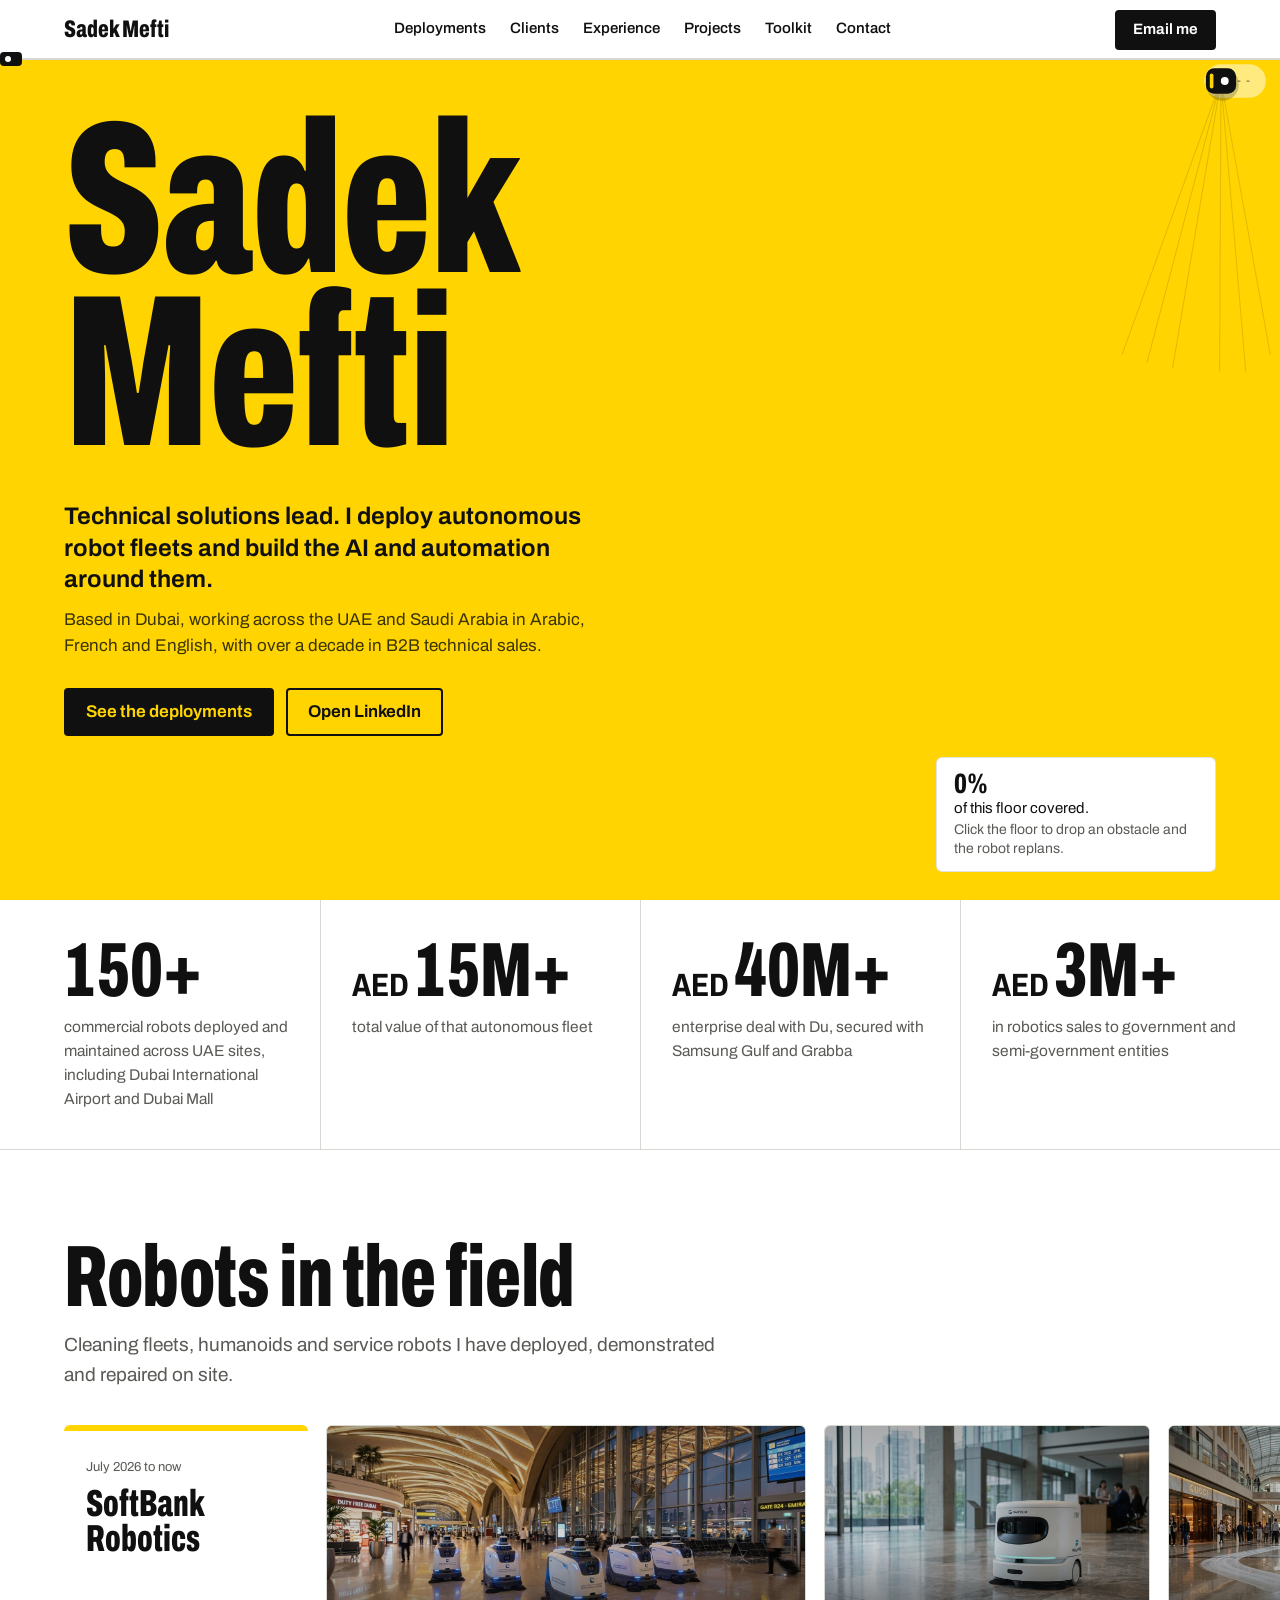
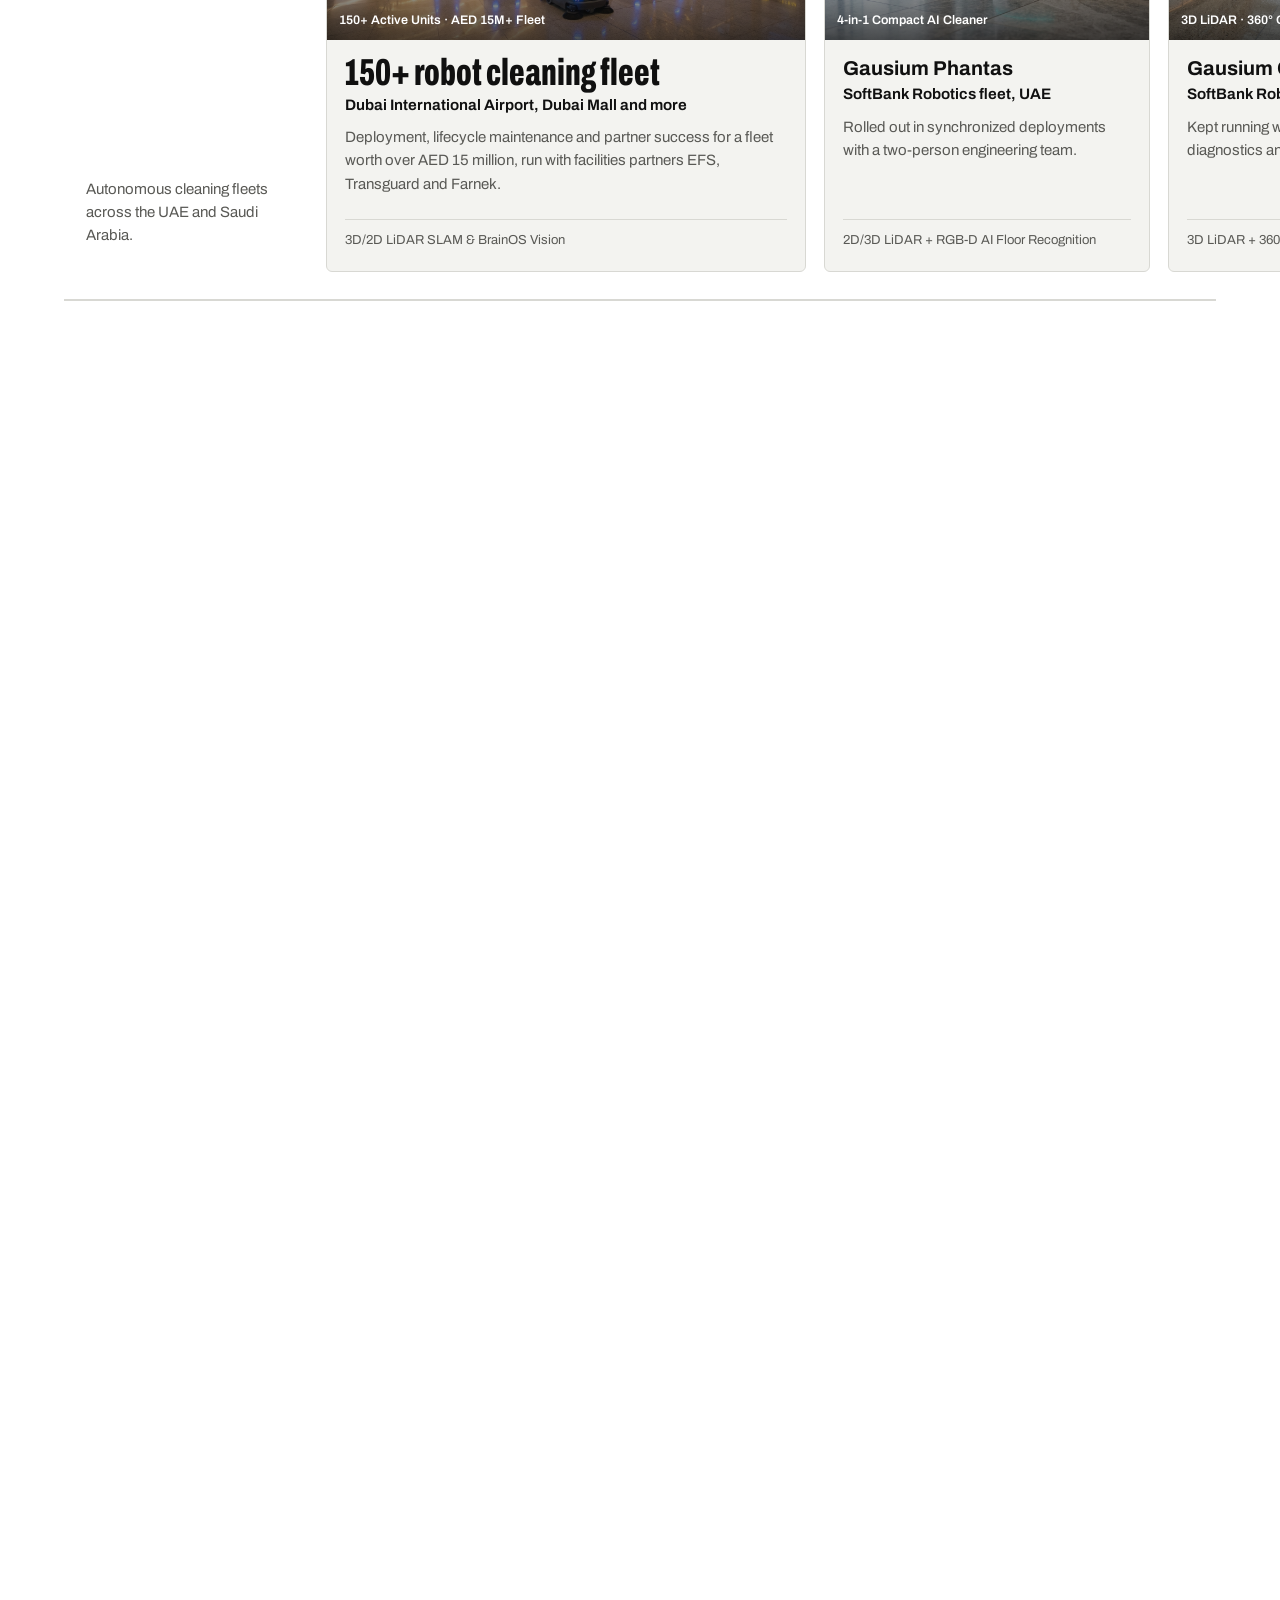
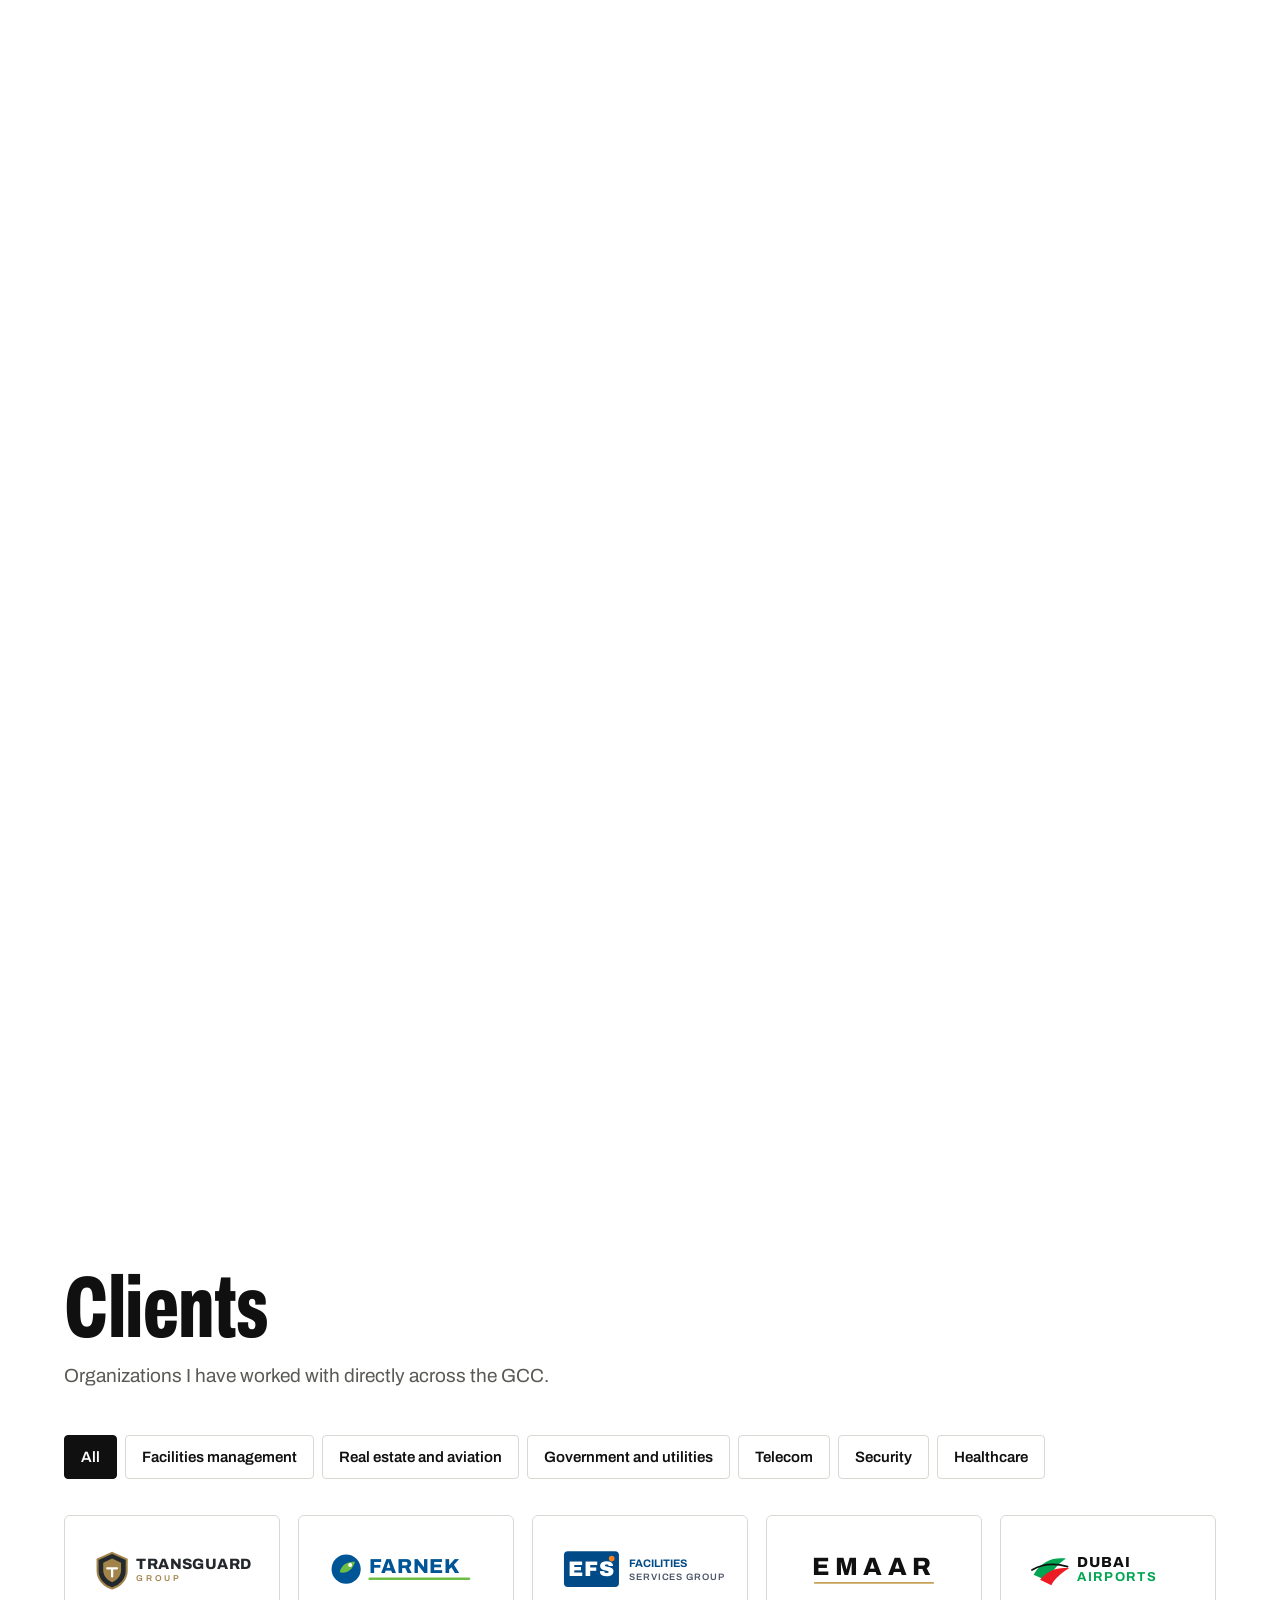
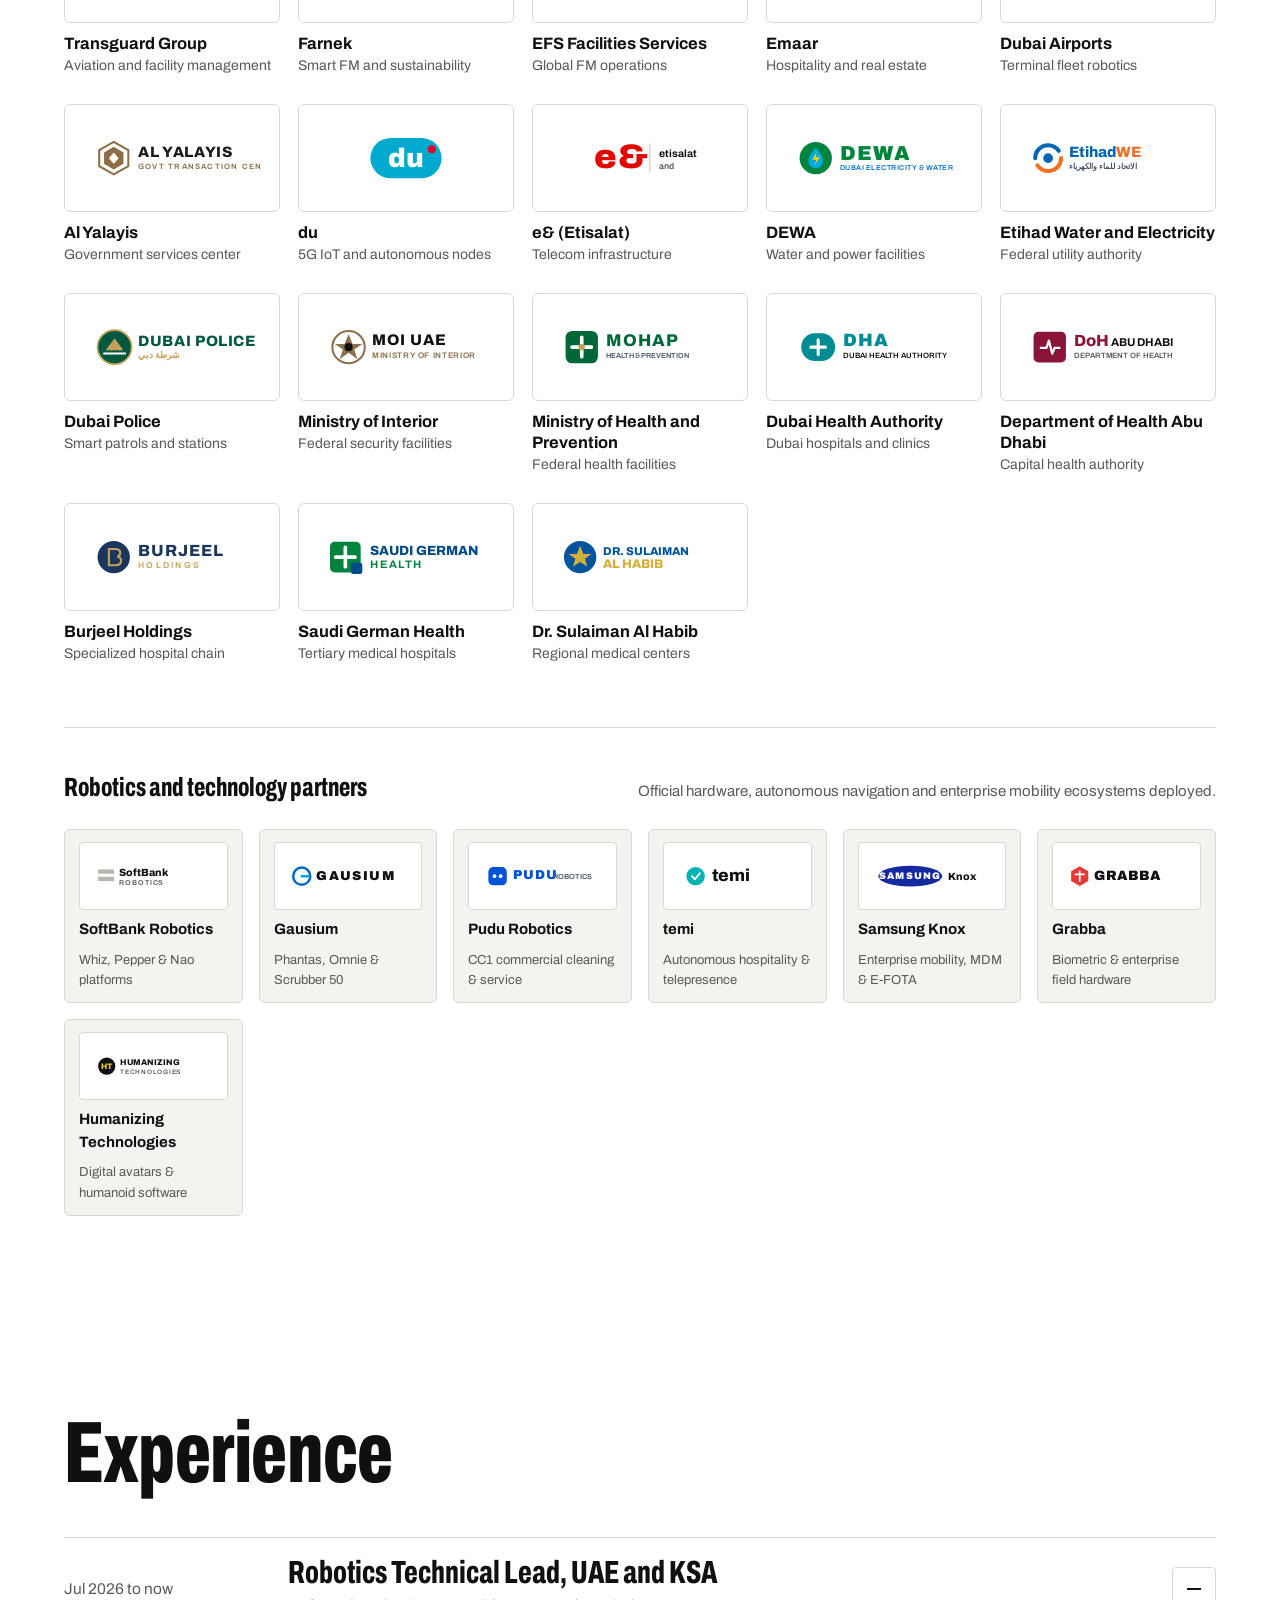
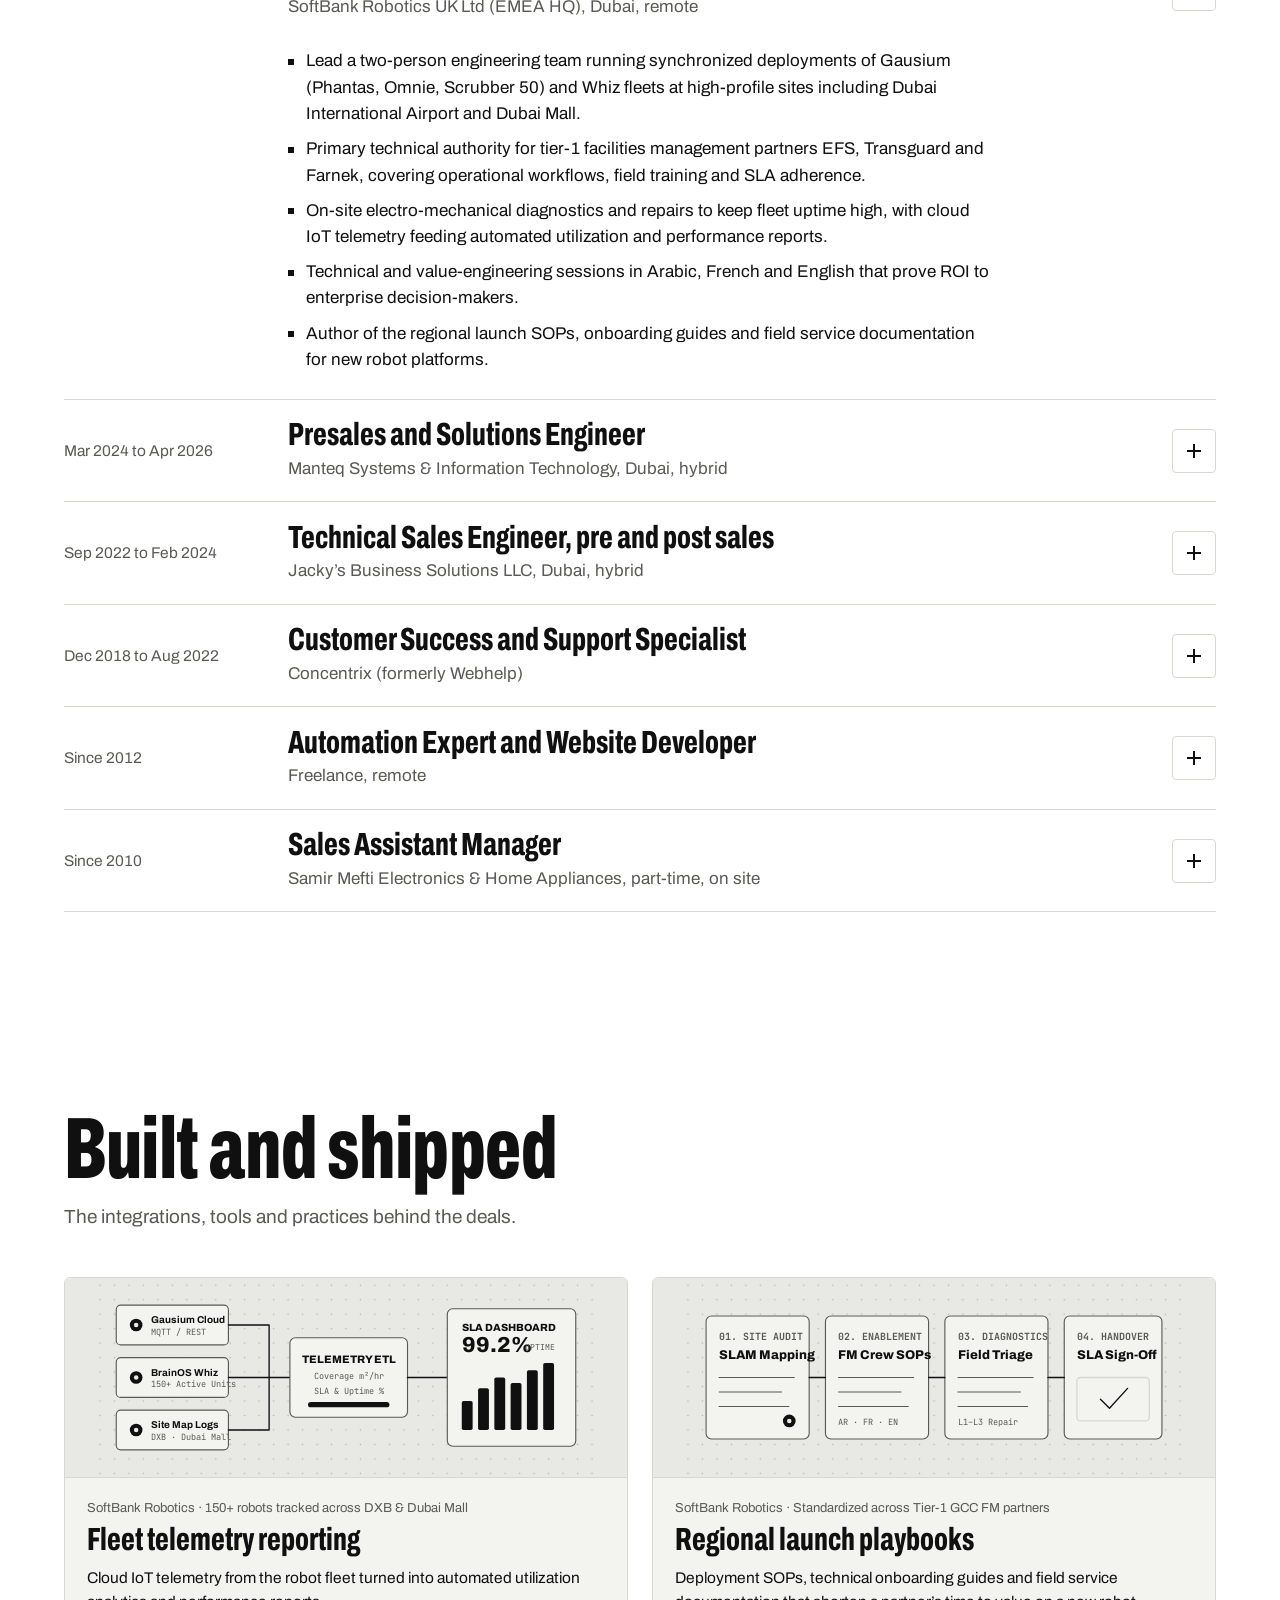
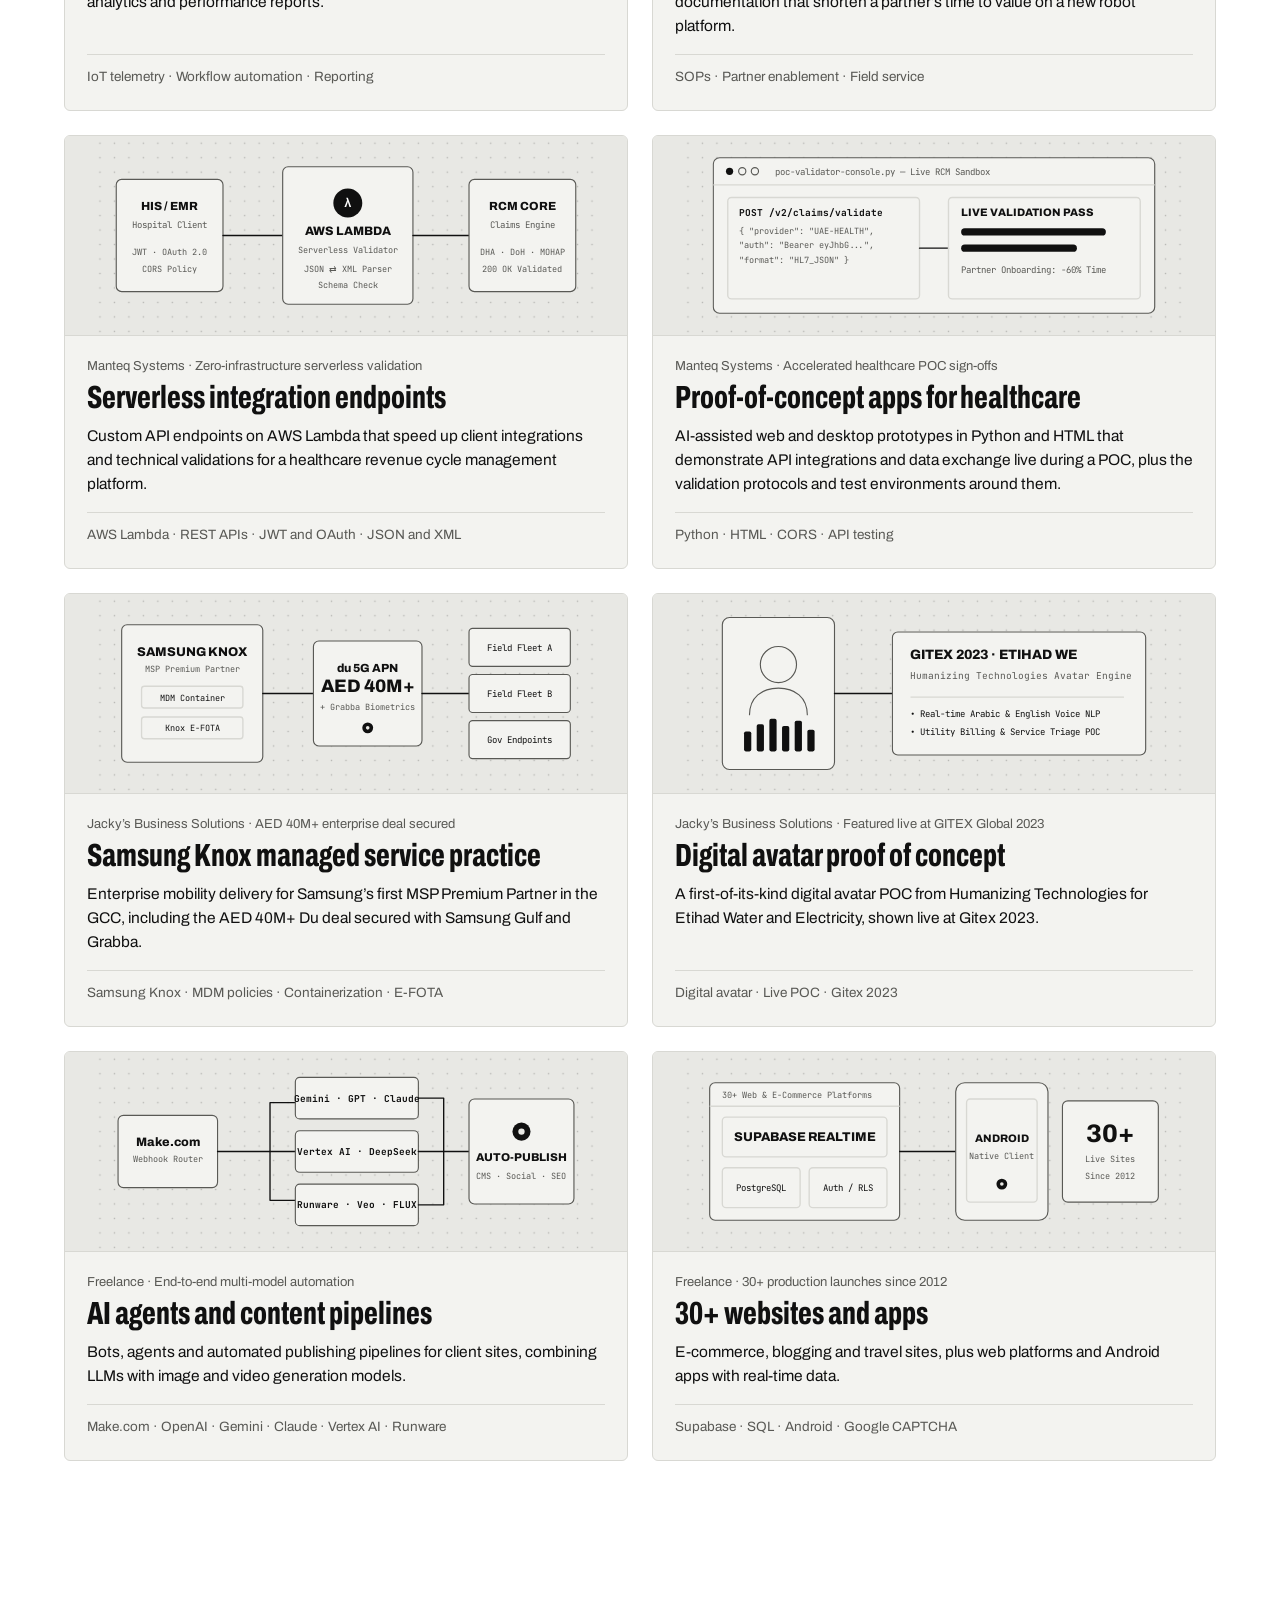
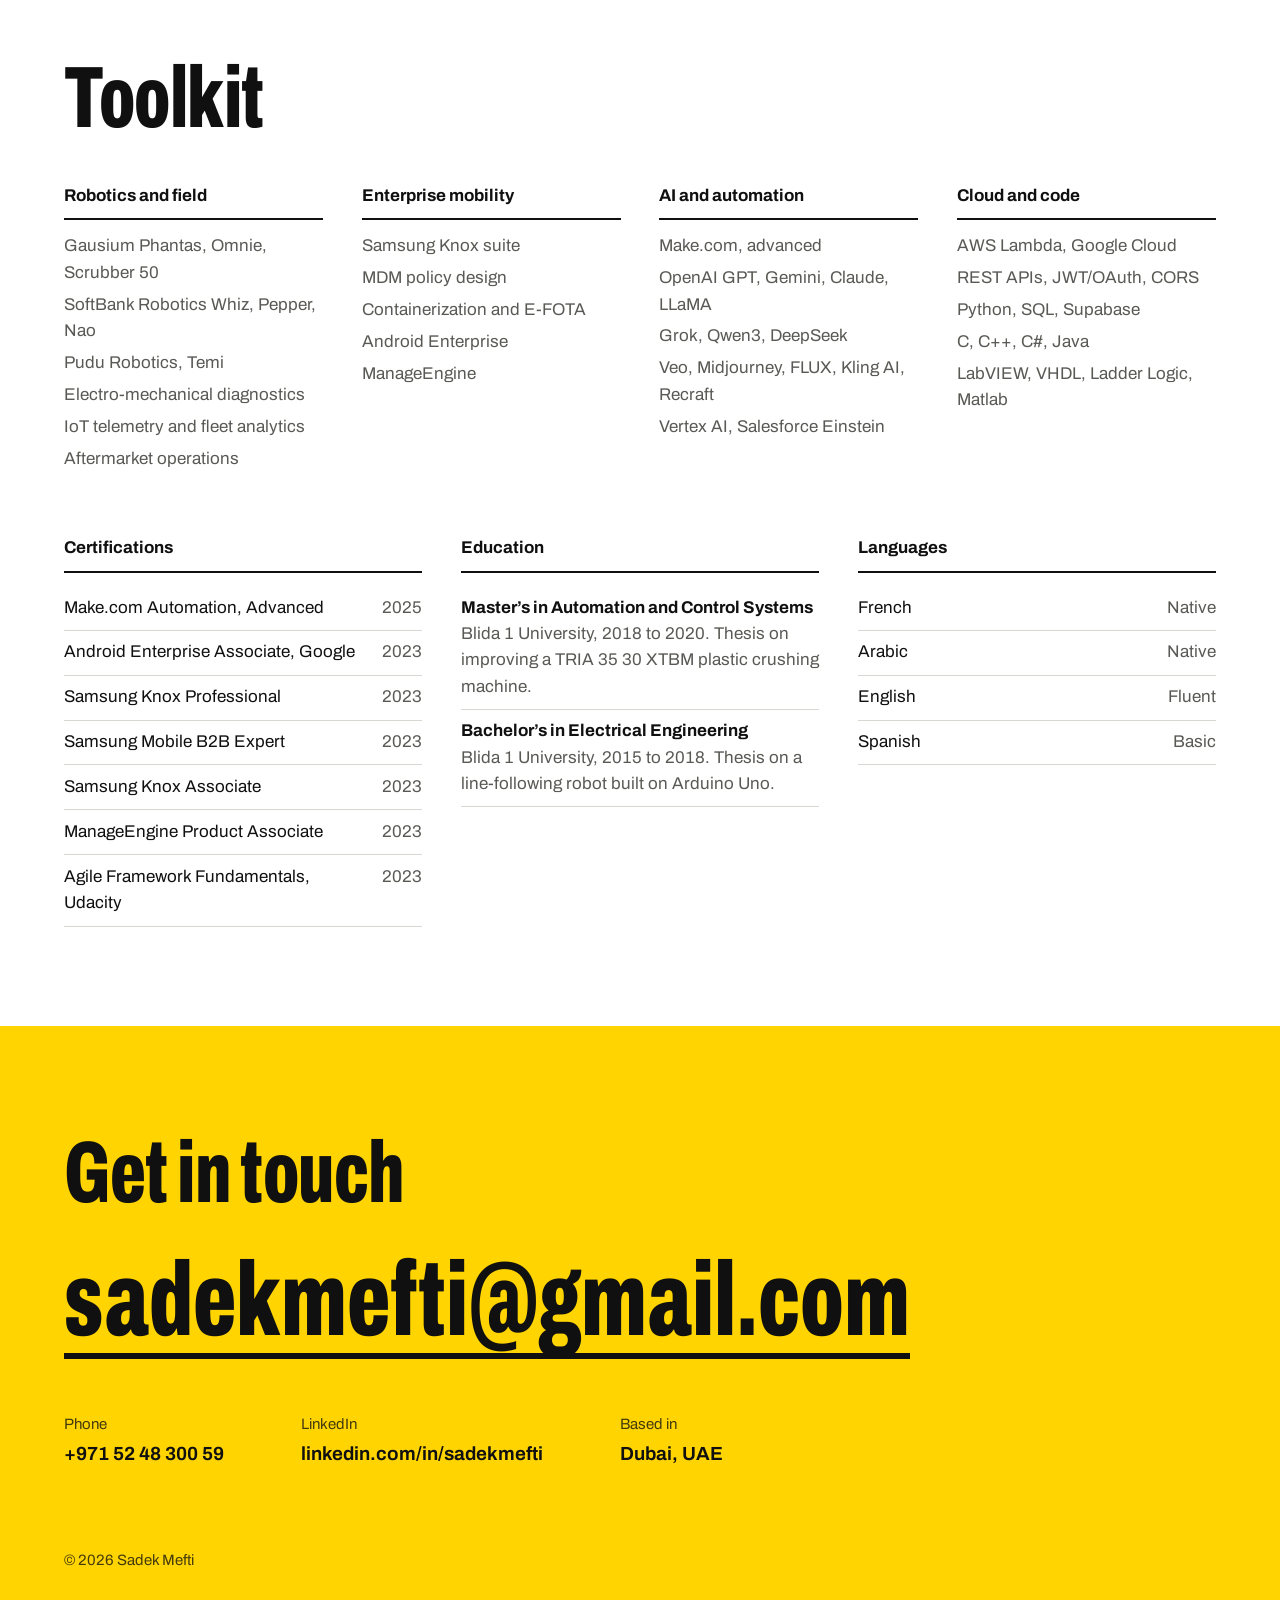
<file: published/index.html>
<!doctype html>
<html lang="en" data-palette="signal" data-theme="light">
<head>
<meta charset="utf-8">
<meta name="viewport" content="width=device-width, initial-scale=1, viewport-fit=cover">
<title>Sadek Mefti — Technical Solutions Lead | Robotics, AI &amp; Automation</title>
<meta name="description" content="Official portfolio of Sadek Mefti, Dubai-based Robotics Technical Lead deploying 150+ autonomous commercial robots (AED 15M+) and AI automation across the GCC.">
<meta name="author" content="Sadek Mefti">
<meta name="robots" content="index, follow, max-image-preview:large, max-snippet:-1">
<link rel="canonical" href="https://sadek-mefti.github.io/Portfolio/">
<meta property="og:type" content="profile">
<meta property="og:site_name" content="Sadek Mefti Portfolio">
<meta property="og:title" content="Sadek Mefti — Technical Solutions Lead | Robotics, AI &amp; Automation">
<meta property="og:description" content="Official portfolio of Sadek Mefti, Dubai-based Robotics Technical Lead deploying 150+ autonomous commercial robots (AED 15M+) and AI automation across the GCC.">
<meta property="og:url" content="https://sadek-mefti.github.io/Portfolio/">
<meta property="og:image" content="https://sadek-mefti.github.io/Portfolio/og-card.jpg">
<meta property="og:image:width" content="1200">
<meta property="og:image:height" content="630">
<meta property="og:image:alt" content="Sadek Mefti — Technical Solutions Lead | Robotics, AI &amp; Automation">
<meta property="og:locale" content="en_US">
<meta property="profile:first_name" content="Sadek">
<meta property="profile:last_name" content="Mefti">
<meta name="twitter:card" content="summary_large_image">
<meta name="twitter:title" content="Sadek Mefti — Technical Solutions Lead | Robotics, AI &amp; Automation">
<meta name="twitter:description" content="Official portfolio of Sadek Mefti, Dubai-based Robotics Technical Lead deploying 150+ autonomous commercial robots (AED 15M+) and AI automation across the GCC.">
<meta name="twitter:image" content="https://sadek-mefti.github.io/Portfolio/og-card.jpg">
<script type="application/ld+json">{"@context":"https://schema.org","@type":"ProfilePage","mainEntity":{"@type":"Person","name":"Sadek Mefti","jobTitle":"Robotics Technical Lead & Solutions Engineer","description":"Official portfolio of Sadek Mefti, Dubai-based Robotics Technical Lead deploying 150+ autonomous commercial robots (AED 15M+) and AI automation across the GCC.","email":"mailto:sadekmefti@gmail.com","telephone":"+971 52 48 300 59","url":"https://sadek-mefti.github.io/Portfolio/","address":{"@type":"PostalAddress","addressLocality":"Dubai, UAE","addressCountry":"AE"},"sameAs":["https://www.linkedin.com/in/sadekmefti/"],"knowsLanguage":["French","Arabic","English","Spanish"],"worksFor":{"@type":"Organization","name":"SoftBank Robotics UK Ltd (EMEA HQ)"}}}</script>
<script>
(function(){try{var d=Object.getOwnPropertyDescriptor(window,'fetch')||Object.getOwnPropertyDescriptor(Window.prototype,'fetch');if(d&&d.get&&!d.set&&d.configurable!==false){var f=d.get.call(window);Object.defineProperty(window,'fetch',{configurable:true,enumerable:true,get:function(){return f;},set:function(fn){if(typeof fn==='function')f=fn;}});}}catch(_){}})();
</script>
<link rel="preconnect" href="https://fonts.googleapis.com">
<link rel="preconnect" href="https://fonts.gstatic.com" crossorigin>
<link href="https://fonts.googleapis.com/css2?family=Archivo:wdth,wght@62..125,100..900&family=JetBrains+Mono:wght@400;600&display=swap" rel="stylesheet">
<style>
@layer properties {
  @supports (((-webkit-hyphens:none)) and (not (margin-trim:block))) or ((-moz-orient:inline) and (not (color:rgb(from red r g b)))) {
  *, ::before, ::after, ::backdrop { --tw-rotate-x: initial; --tw-rotate-y: initial; --tw-rotate-z: initial; --tw-skew-x: initial; --tw-skew-y: initial; --tw-border-style: solid; --tw-ease: initial; }
}
}
@layer theme {
  :root, :host { --font-sans: -apple-system, BlinkMacSystemFont, "Segoe UI", Roboto, "Helvetica Neue", "Noto Sans", Arial, sans-serif, "Apple Color Emoji", "Segoe UI Emoji", "Segoe UI Symbol", "Noto Color Emoji"; --font-mono: ui-monospace, SFMono-Regular, Menlo, Monaco, Consolas, "Liberation Mono", "Courier New", monospace; --ease-out: cubic-bezier(0, 0, .2, 1); --default-font-family: var(--font-sans); --default-mono-font-family: var(--font-mono); }
}
@layer base {
  *, ::after, ::before, ::backdrop { box-sizing: border-box; border: 0px solid; margin: 0px; padding: 0px; }
  ::file-selector-button { box-sizing: border-box; border: 0px solid; margin: 0px; padding: 0px; }
  html, :host { text-size-adjust: 100%; tab-size: 4; line-height: 1.5; font-family: var(--default-font-family,-apple-system, BlinkMacSystemFont, "Segoe UI", Roboto, "Helvetica Neue", "Noto Sans", Arial, sans-serif, "Apple Color Emoji", "Segoe UI Emoji", "Segoe UI Symbol", "Noto Color Emoji"); font-feature-settings: var(--default-font-feature-settings,normal); font-variation-settings: var(--default-font-variation-settings,normal); -webkit-tap-highlight-color: transparent; }
  hr { height: 0px; color: inherit; border-top-width: 1px; }
  abbr:where([title]) { text-decoration: underline dotted; }
  h1, h2, h3, h4, h5, h6 { font-size: inherit; font-weight: inherit; }
  a { color: inherit; text-decoration: inherit; }
  b, strong { font-weight: bolder; }
  code, kbd, samp, pre { font-family: var(--default-mono-font-family,ui-monospace, SFMono-Regular, Menlo, Monaco, Consolas, "Liberation Mono", "Courier New", monospace); font-feature-settings: var(--default-mono-font-feature-settings,normal); font-variation-settings: var(--default-mono-font-variation-settings,normal); font-size: 1em; }
  small { font-size: 80%; }
  sub, sup { vertical-align: baseline; font-size: 75%; line-height: 0; position: relative; }
  sub { bottom: -0.25em; }
  sup { top: -0.5em; }
  table { text-indent: 0px; border-color: inherit; border-collapse: collapse; }
  progress { vertical-align: baseline; }
  summary { display: list-item; }
  ol, ul, menu { list-style: none; }
  img, svg, video, canvas, audio, iframe, embed, object { vertical-align: middle; display: block; }
  img, video { max-width: 100%; height: auto; }
  button, input, select, optgroup, textarea { font: inherit; letter-spacing: inherit; color: inherit; opacity: 1; background-color: rgba(0, 0, 0, 0); border-radius: 0px; }
  ::file-selector-button { font: inherit; letter-spacing: inherit; color: inherit; opacity: 1; background-color: rgba(0, 0, 0, 0); border-radius: 0px; }
  :where(select:is([multiple], [size])) optgroup { font-weight: bolder; }
  :where(select:is([multiple], [size])) optgroup option { padding-inline-start: 20px; }
  ::file-selector-button { margin-inline-end: 4px; }
  ::placeholder { opacity: 1; }
  @supports (not ((-webkit-appearance:-apple-pay-button))) or (contain-intrinsic-size:1px) {
  ::placeholder { color: currentcolor; }
  @supports (color:color-mix(in lab, red, red)) {
  ::placeholder { color: color-mix(currentcolor, transparent); }
}
}
  textarea { resize: vertical; }
  ::-webkit-search-decoration { appearance: none; }
  ::-webkit-date-and-time-value { min-height: 1lh; text-align: inherit; }
  ::-webkit-datetime-edit { display: inline-flex; }
  ::-webkit-datetime-edit-fields-wrapper { padding: 0px; }
  ::-webkit-datetime-edit { padding-block: 0px; }
  ::-webkit-datetime-edit-year-field { padding-block: 0px; }
  ::-webkit-datetime-edit-month-field { padding-block: 0px; }
  ::-webkit-datetime-edit-day-field { padding-block: 0px; }
  ::-webkit-datetime-edit-hour-field { padding-block: 0px; }
  ::-webkit-datetime-edit-minute-field { padding-block: 0px; }
  ::-webkit-datetime-edit-second-field { padding-block: 0px; }
  ::-webkit-datetime-edit-millisecond-field { padding-block: 0px; }
  ::-webkit-datetime-edit-meridiem-field { padding-block: 0px; }
  ::-webkit-calendar-picker-indicator { line-height: 1; }
  button, input:where([type="button"], [type="reset"], [type="submit"]) { appearance: button; }
  ::file-selector-button { appearance: button; }
  ::-webkit-inner-spin-button { height: auto; }
  ::-webkit-outer-spin-button { height: auto; }
  [hidden]:where(:not([hidden="until-found"])) { display: none !important; }
}
@layer components;
@layer utilities {
  .\!visible { visibility: visible !important; }
  .visible { visibility: visible; }
  .absolute { position: absolute; }
  .block { display: block; }
  .contents { display: contents; }
  .flex { display: flex; }
  .grid { display: grid; }
  .hidden { display: none; }
  .inline { display: inline; }
  .transform { transform: var(--tw-rotate-x, ) var(--tw-rotate-y, ) var(--tw-rotate-z, ) var(--tw-skew-x, ) var(--tw-skew-y, ); }
  .resize { resize: both; }
  .border { border-style: var(--tw-border-style); border-width: 1px; }
  .break-all { word-break: break-all; }
  .ease-out { --tw-ease: var(--ease-out); transition-timing-function: var(--ease-out); }
}
:root { --page: #fff; --panel: #f3f3f0; --ink: #101010; --muted: #595955; --line: #d8d8d3; --art-bg: #e8e8e4; --art-sheen: #ffffffe6; --shadow: #0003; --hero-bg-l: #ffd400; --hero-bg-d: #ffd400; --hero-ink-l: #101010; --hero-ink-d: #101010; --hero-muted-l: #3a3405; --hero-muted-d: #3a3405; --hero-sheen-l: #ffffff80; --hero-sheen-d: #ffffff80; --hero-trace-l: #10101080; --hero-trace-d: #10101080; --bot-l: #101010; --bot-d: #101010; --beacon-l: #fff; --beacon-d: #fff; --hi-l: #ffd400; --hi-d: #ffd400; --hi-ink-l: #101010; --hi-ink-d: #101010; --mark-l: #101010; --mark-d: #ffd400; --hero-bg: var(--hero-bg-l); --hero-ink: var(--hero-ink-l); --hero-muted: var(--hero-muted-l); --hero-sheen: var(--hero-sheen-l); --hero-trace: var(--hero-trace-l); --bot: var(--bot-l); --beacon: var(--beacon-l); --hi: var(--hi-l); --hi-ink: var(--hi-ink-l); --mark: var(--mark-l); --header-h: 60px; --gut: clamp(20px, 5vw, 72px); --body: "Archivo", "Helvetica Neue", Arial, sans-serif; --display: "Archivo", "Arial Narrow", "Helvetica Neue", Arial, sans-serif; --mono: "JetBrains Mono", monospace; --scale-hero-title: 1; --scale-sec-heading: 1; --scale-card-title: 1; --scale-body-text: 1; --scale-kpi-num: 1; box-sizing: border-box; padding-top: env(safe-area-inset-top,0px); padding-bottom: env(safe-area-inset-bottom,0px); }
:root[data-palette="cobalt"] { --hero-bg-l: #0047bb; --hero-bg-d: #0047bb; --hero-ink-l: #fff; --hero-ink-d: #fff; --hero-muted-l: #d8e2f6; --hero-muted-d: #d8e2f6; --hero-sheen-l: #ffffff24; --hero-sheen-d: #ffffff24; --hero-trace-l: #ffffff8c; --hero-trace-d: #ffffff8c; --bot-l: #fff; --bot-d: #fff; --beacon-l: #ffd400; --beacon-d: #ffd400; --hi-l: #0047bb; --hi-d: #0047bb; --hi-ink-l: #fff; --hi-ink-d: #fff; --mark-l: #0047bb; --mark-d: #8fb1ff; }
:root[data-palette="concrete"] { --hero-bg-l: #e4e4e0; --hero-bg-d: #202020; --hero-ink-l: #101010; --hero-ink-d: #f5f5f2; --hero-muted-l: #53534e; --hero-muted-d: #b6b6b0; --hero-sheen-l: #ffffffbf; --hero-sheen-d: #ffffff0f; --hero-trace-l: #1010106b; --hero-trace-d: #ffffff6b; --bot-l: #101010; --bot-d: #f5f5f2; --beacon-l: #ffd400; --beacon-d: #ffd400; --hi-l: #101010; --hi-d: #f5f5f2; --hi-ink-l: #fff; --hi-ink-d: #101010; --mark-l: #101010; --mark-d: #f5f5f2; }
@media (prefers-color-scheme: dark) {
  :root:not([data-theme="light"]) { --lightningcss-light: ; --lightningcss-dark: initial; color-scheme: dark; --page: #141414; --panel: #1e1e1e; --ink: #f5f5f2; --muted: #b6b6b0; --line: #363636; --art-bg: #272727; --art-sheen: #ffffff14; --shadow: #0000008c; --hero-bg: var(--hero-bg-d); --hero-ink: var(--hero-ink-d); --hero-muted: var(--hero-muted-d); --hero-sheen: var(--hero-sheen-d); --hero-trace: var(--hero-trace-d); --bot: var(--bot-d); --beacon: var(--beacon-d); --hi: var(--hi-d); --hi-ink: var(--hi-ink-d); --mark: var(--mark-d); }
}
:root[data-theme="dark"] { --lightningcss-light: ; --lightningcss-dark: initial; color-scheme: dark; --page: #141414; --panel: #1e1e1e; --ink: #f5f5f2; --muted: #b6b6b0; --line: #363636; --art-bg: #272727; --art-sheen: #ffffff14; --shadow: #0000008c; --hero-bg: var(--hero-bg-d); --hero-ink: var(--hero-ink-d); --hero-muted: var(--hero-muted-d); --hero-sheen: var(--hero-sheen-d); --hero-trace: var(--hero-trace-d); --bot: var(--bot-d); --beacon: var(--beacon-d); --hi: var(--hi-d); --hi-ink: var(--hi-ink-d); --mark: var(--mark-d); }
*, ::before, ::after { box-sizing: border-box; }
html { scroll-behavior: smooth; scroll-padding-top: calc(var(--header-h) + env(safe-area-inset-top,0px)); text-size-adjust: 100%; }
body { background: var(--page); color: var(--ink); font-family: var(--body); margin: 0px; font-size: 1.0625rem; font-stretch: 100%; line-height: 1.55; }
body::before { content: ""; height: env(safe-area-inset-top,0px); z-index: 10; background: var(--page); position: fixed; inset: 0px 0px auto; }
main { overflow-x: clip; }
h1, h2, h3, h4, p, ul, ol, dl, dd, figure { margin: 0px; }
ul, ol { padding: 0px; list-style: none; }
a { color: var(--ink); text-underline-offset: 0.18em; }
button { font: inherit; color: inherit; }
:focus-visible { outline: 3px solid var(--ink); outline-offset: 3px; }
.hero :focus-visible { outline-color: var(--hero-ink); }
.end :focus-visible { outline-color: var(--hi-ink); }
.tnum { font-variant-numeric: tabular-nums; }
.display { font-family: var(--display); letter-spacing: -0.005em; text-wrap: balance; font-weight: 800; font-stretch: 62%; line-height: 0.9; }
.lede { max-width: 42rem; color: var(--muted); font-size: 1.1875rem; }
.btn { --b: var(--ink); --bf: var(--page); border: 2px solid var(--b); min-height: 48px; color: var(--b); cursor: pointer; white-space: nowrap; background: 0px 0px; border-radius: 4px; flex-shrink: 0; justify-content: center; align-items: center; gap: 0.45rem; padding: 0px 1.25rem; font-weight: 650; text-decoration: none; transition: background 0.16s cubic-bezier(0.16, 1, 0.3, 1), color 0.16s cubic-bezier(0.16, 1, 0.3, 1); display: inline-flex; }
.btn:hover, .btn.solid { background: var(--b); color: var(--bf); }
.btn.solid:hover { color: var(--b); background: 0px 0px; }
.hero .btn { --b: var(--hero-ink); --bf: var(--hero-bg); }
.site-head { top: env(safe-area-inset-top,0px); z-index: 20; height: var(--header-h); padding: 0 var(--gut); background: var(--page); justify-content: space-between; align-items: center; gap: 2rem; display: flex; position: sticky; }
.site-head .who { font-family: var(--display); color: var(--ink); white-space: nowrap; flex-shrink: 0; font-size: 1.5rem; font-weight: 800; font-stretch: 68%; text-decoration: none; }
.site-nav { align-items: center; gap: 1.5rem; display: flex; }
.site-nav a { color: var(--ink); white-space: nowrap; border-bottom: 3px solid rgba(0, 0, 0, 0); flex-shrink: 0; padding: 0.4rem 0px; font-size: 0.9375rem; font-weight: 550; text-decoration: none; transition: border-color 0.15s; }
.site-nav a:hover { border-color: var(--line); }
.site-nav a.here { border-color: var(--ink); }
.site-head .btn { min-height: 40px; padding: 0px 1rem; font-size: 0.9375rem; }
.menu-btn { display: none; }
.run { background: var(--line); height: 2px; position: absolute; bottom: 0px; left: 0px; right: 0px; }
.run i { background: var(--ink); transform-origin: 0px center; position: absolute; inset: 0px; transform: scaleX(0); }
.run b { background: var(--ink); will-change: transform; border-radius: 4px; width: 22px; height: 14px; position: absolute; bottom: -6px; left: 0px; }
.run b::after { content: ""; background: var(--page); border-radius: 50%; width: 6px; height: 6px; position: absolute; top: 4px; left: 5px; }
@media (width <= 860px) {
  .menu-btn { border: 2px solid var(--ink); cursor: pointer; background: 0px 0px; border-radius: 4px; align-items: center; min-height: 40px; margin-left: auto; padding: 0px 1rem; font-size: 0.9375rem; font-weight: 650; display: inline-flex; }
  .site-head { gap: 0.6rem; }
  .site-nav { background: var(--page); border-bottom: 1px solid var(--line); padding: .5rem var(--gut) 1rem; flex-direction: column; align-items: stretch; gap: 0px; display: none; position: absolute; top: 100%; left: 0px; right: 0px; }
  .site-nav.open { display: flex; }
  .site-nav a { border-bottom: 1px solid var(--line); padding: 0.8rem 0px; font-size: 1.0625rem; }
  .site-nav a.here { border-color: var(--line); }
}
.hero { min-height: clamp(600px, calc(100vh - var(--header-h)), 920px); cursor: crosshair; background: var(--hero-bg); color: var(--hero-ink); position: relative; overflow: hidden; }
#floor { width: 100%; height: 100%; display: block; position: absolute; inset: 0px; }
.hero-inner { padding: clamp(28px, 6vh, 72px) var(--gut) 140px; pointer-events: none; flex-direction: column; align-items: flex-start; gap: clamp(20px, 3.2vh, 36px); display: flex; position: relative; }
.hero-inner > * { pointer-events: auto; cursor: auto; }
.name-wrap { position: relative; }
.hero h1 { padding-bottom: 0.06em; font-size: clamp(5.25rem, 19vw, 13.5rem); line-height: 0.8; }
.hero h1 span { display: block; }
.pitch { max-width: 34rem; }
.pitch p:first-child { font-size: clamp(1.25rem, 2.1vw, 1.5rem); font-weight: 650; line-height: 1.3; }
.pitch p + p { color: var(--hero-muted); margin-top: 0.75rem; }
.cta { flex-wrap: wrap; gap: 0.75rem; display: flex; }
.hud { right: var(--gut); color: rgb(16, 16, 16); cursor: auto; background: rgb(255, 255, 255); border: 1px solid rgba(16, 16, 16, 0.12); border-radius: 6px; max-width: 17.5rem; margin: 0px; padding: 0.75rem 1.05rem; font-size: 0.9375rem; line-height: 1.35; position: absolute; bottom: 28px; }
.hud strong { font-family: var(--display); font-size: 1.75rem; font-weight: 800; font-stretch: 68%; line-height: 1; display: block; }
.hud span { color: rgb(89, 89, 85); margin-top: 0.2rem; font-size: 0.875rem; display: block; }
@media (width <= 700px) {
  .hud { left: var(--gut); right: auto; }
  .hero-inner { padding-bottom: 230px; padding-right: 48px; }
}
@media (prefers-reduced-motion: no-preference) {
  .hero h1 { clip-path: inset(0px 100% 0px 0px); animation: 1s cubic-bezier(0.2, 0.7, 0.2, 1) 0.2s 1 normal forwards running scan-in; }
  .name-wrap::after { content: ""; background: var(--hero-ink); opacity: 0; width: 3px; animation: 1s cubic-bezier(0.2, 0.7, 0.2, 1) 0.2s 1 normal forwards running scan-bar; position: absolute; top: 0px; bottom: 0px; left: 0px; }
  .pitch, .cta { opacity: 0; animation: 0.6s ease-out 1s 1 normal forwards running rise; }
  .cta { animation-delay: 1.15s; }
}
@keyframes scan-in { 
  100% { clip-path: inset(0px); }
}
@keyframes scan-bar { 
  0% { opacity: 1; left: 0px; }
  90% { opacity: 1; }
  100% { opacity: 0; left: 100%; }
}
@keyframes rise { 
  0% { opacity: 0; transform: translateY(10px); }
  100% { opacity: 1; transform: none; }
}
.figures { border-bottom: 1px solid var(--line); background: var(--page); grid-template-columns: repeat(4, 1fr); display: grid; }
.figures li { padding: clamp(20px, 3vw, 36px) var(--gut) clamp(22px, 3vw, 38px); border-left: 1px solid var(--line); }
.figures li:first-child { border-left: 0px; }
.figures .num { font-family: var(--display); font-variant-numeric: tabular-nums; font-size: clamp(3rem, 6.2vw, 5.25rem); font-weight: 800; font-stretch: 62%; line-height: 0.9; display: block; }
.figures .num small { margin-right: 0.15em; font-size: 0.42em; font-weight: 700; font-stretch: 80%; }
.figures p { color: var(--muted); max-width: 19rem; margin-top: 0.6rem; font-size: 0.9688rem; }
@media (width >= 1100px) {
  .figures li { padding-inline: clamp(20px, 2.4vw, 40px); }
  .figures li:first-child { padding-left: var(--gut); }
}
@media (width <= 1099px) {
  .figures { grid-template-columns: 1fr 1fr; }
  .figures li:nth-child(2n+1) { border-left: 0px; }
  .figures li:nth-child(n+3) { border-top: 1px solid var(--line); }
}
@media (width <= 520px) {
  .figures { grid-template-columns: 1fr; }
  .figures li { border-left: 0px; }
  .figures li + li { border-top: 1px solid var(--line); }
}
.sec { padding: clamp(72px, 11vh, 128px) var(--gut); }
.sec-head { flex-wrap: wrap; justify-content: space-between; align-items: flex-end; gap: 1.5rem; margin-bottom: clamp(28px, 5vh, 56px); display: flex; }
.sec-head-copy { gap: 0.85rem; display: grid; }
.deploy { position: relative; }
.deploy-pin { padding: clamp(56px, 9vh, 96px) 0px clamp(40px, 7vh, 72px); }
.deploy .sec-head { padding: 0 var(--gut); margin-bottom: clamp(20px, 3.5vh, 36px); }
.deploy-viewport { scroll-snap-type: x; scrollbar-width: thin; overflow-x: auto; }
.deploy-track { width: max-content; padding: 4px var(--gut) 14px; gap: 18px; display: flex; }
.deploy-track > li { scroll-snap-align: start; scroll-margin-left: var(--gut); }
.deploy-bar { margin: 14px var(--gut) 0; background: var(--line); height: 2px; position: relative; }
.deploy-bar i { background: var(--ink); transform-origin: 0px center; position: absolute; inset: 0px; transform: scaleX(0); }
.deploy.is-pinned .deploy-pin { top: calc(var(--header-h) + env(safe-area-inset-top,0px)); height: calc(100vh - var(--header-h)); flex-direction: column; justify-content: center; padding: 0px; display: flex; position: sticky; overflow: hidden; }
.deploy.is-pinned .deploy-viewport { overflow: hidden; }
.deploy.is-pinned .deploy-track { will-change: transform; }
.group-card { border-right-color: ; border-right-style: ; border-right-width: ; border-bottom-color: ; border-bottom-style: ; border-bottom-width: ; border-left-color: ; border-left-style: ; border-left-width: ; border-image-source: ; border-image-slice: ; border-image-width: ; border-image-outset: ; border-image-repeat: ; border-top: 6px solid var(--hi); background: var(--page); border-radius: 6px; flex-direction: column; justify-content: space-between; width: 244px; padding: 22px 22px 24px; display: flex; }
.group-card .group-kicker { color: var(--muted); font-variant-numeric: tabular-nums; font-size: 0.8125rem; }
.group-card h3 { font-family: var(--display); margin-top: 0.5rem; font-size: 2.35rem; font-weight: 800; font-stretch: 62%; line-height: 0.92; }
.group-card p { color: var(--muted); margin-top: 0.7rem; font-size: 0.9375rem; }
.card { background: var(--panel); border: 1px solid var(--line); border-radius: 6px; flex-direction: column; width: 326px; transition: transform 0.18s cubic-bezier(0.16, 1, 0.3, 1); display: flex; overflow: hidden; }
.card:hover { transform: translateY(-2px); }
.card.feature { width: 480px; }
.card-art { background: var(--art-bg); cursor: pointer; height: 214px; position: relative; overflow: hidden; }
.card-art svg, .card-art img { width: 100%; height: 100%; display: block; position: absolute; inset: 0px; }
.card-art img { object-fit: cover; transition: transform 0.35s cubic-bezier(0.16, 1, 0.3, 1); }
.card:hover .card-art img { transform: scale(1.03); }
.card-art-scrim { pointer-events: none; background: linear-gradient(rgba(16, 16, 16, 0.35) 0%, rgba(16, 16, 16, 0.15) 55%, rgba(16, 16, 16, 0.72) 100%); position: absolute; inset: 0px; }
.card-mode-switch { z-index: 3; backdrop-filter: blur(6px); background: rgba(16, 16, 16, 0.82); border: 1px solid rgba(255, 255, 255, 0.22); border-radius: 4px; padding: 2px; display: inline-flex; position: absolute; top: 10px; right: 10px; }
.card-mode-switch button { color: rgba(255, 255, 255, 0.78); cursor: pointer; white-space: nowrap; background: 0px 0px; border: 0px; border-radius: 3px; padding: 3px 8px; font-size: 0.75rem; font-weight: 600; }
.card-mode-switch button[aria-pressed="true"] { color: rgb(16, 16, 16); background: rgb(255, 255, 255); }
.card-art-caption { z-index: 2; color: rgb(255, 255, 255); pointer-events: none; justify-content: space-between; align-items: center; gap: 0.5rem; font-size: 0.78rem; font-weight: 600; display: flex; position: absolute; bottom: 10px; left: 12px; right: 12px; }
.card-body { flex-direction: column; flex: 1 1 0%; padding: 16px 18px 20px; display: flex; }
.card h3 { font-size: 1.25rem; font-weight: 700; line-height: 1.2; }
.card .site { margin-top: 0.2rem; font-size: 0.95rem; font-weight: 650; }
.card .note { color: var(--muted); flex: 1 1 0%; margin-top: 0.55rem; font-size: 0.9375rem; }
.card-footer-meta { border-top: 1px solid var(--line); color: var(--muted); font-variant-numeric: tabular-nums; justify-content: space-between; align-items: center; gap: 0.5rem; margin-top: 0.85rem; padding-top: 0.65rem; font-size: 0.8125rem; display: flex; }
.card-spec-btn { color: var(--ink); cursor: pointer; text-underline-offset: 0.2em; white-space: nowrap; background: 0px 0px; border: 0px; padding: 0px; font-weight: 650; text-decoration: underline; }
.card.feature h3 { font-family: var(--display); font-size: 2.35rem; font-weight: 800; font-stretch: 62%; line-height: 0.92; }
@media (width <= 700px) {
  .group-card { width: 184px; padding: 16px; }
  .group-card h3 { font-size: 1.95rem; }
  .card { width: 292px; }
  .card.feature { width: min(460px, 86vw); }
}
.a-grid { fill: var(--muted); opacity: 0.35; }
.a-room { fill: none; stroke: var(--line); stroke-width: 1.5px; }
.a-ob { fill: var(--panel); stroke: var(--muted); stroke-width: 1.25px; }
.a-sheen { fill: none; stroke: var(--art-sheen); stroke-width: 15px; stroke-linecap: round; stroke-linejoin: round; }
.a-route { fill: none; stroke: var(--mark); stroke-width: 1.5px; stroke-linecap: round; stroke-linejoin: round; }
.a-thin { fill: none; stroke: var(--muted); stroke-width: 1.25px; }
.a-zone { fill: none; stroke: var(--mark); stroke-width: 1.25px; stroke-dasharray: 3, 6; stroke-linecap: round; }
.a-wedge { fill: var(--mark); fill-opacity: 0.14; }
.a-bot { fill: var(--mark); }
.a-beacon { fill: var(--art-bg); }
.a-fault { fill: var(--mark); }
.a-person { fill: var(--panel); stroke: var(--ink); stroke-width: 1.5px; }
.a-bar { fill: var(--mark); }
.filters { flex-wrap: wrap; gap: 0.5rem; margin-bottom: clamp(24px, 4vh, 40px); display: flex; }
.filters button { border: 1.5px solid var(--line); cursor: pointer; white-space: nowrap; background: 0px 0px; border-radius: 4px; flex-shrink: 0; min-height: 44px; padding: 0px 1rem; font-size: 0.9375rem; font-weight: 600; transition: background 0.15s, border-color 0.15s, color 0.15s; }
.filters button:hover { border-color: var(--ink); }
.filters button[aria-pressed="true"] { background: var(--ink); border-color: var(--ink); color: var(--page); }
.clients { grid-template-columns: repeat(auto-fill, minmax(186px, 1fr)); gap: 28px 18px; display: grid; }
.client { transition: opacity 0.2s; }
.client.dim { opacity: 0.16; }
.plate { border: 1px solid var(--line); background: rgb(255, 255, 255); border-radius: 6px; justify-content: center; align-items: center; height: 108px; padding: 16px 18px; transition: border-color 0.15s; display: flex; position: relative; overflow: hidden; }
.client:hover .plate { border-color: var(--ink); }
.plate img, .plate svg { object-fit: contain; max-width: 100%; max-height: 100%; display: block; }
.plate .wordmark { font-family: var(--display); text-align: center; color: rgb(16, 16, 16); font-size: 1.5rem; font-weight: 800; font-stretch: 62%; line-height: 0.98; }
.client h3 { margin-top: 0.7rem; font-size: 1.03rem; font-weight: 700; line-height: 1.25; }
.client p { color: var(--muted); margin-top: 0.15rem; font-size: 0.875rem; line-height: 1.35; }
.partners-block { border-top: 1px solid var(--line); margin-top: clamp(44px, 7vh, 76px); padding-top: clamp(28px, 4.5vh, 44px); }
.partners-head { flex-wrap: wrap; justify-content: space-between; align-items: baseline; gap: 0.75rem; margin-bottom: 1.25rem; display: flex; }
.partners-head h3 { font-family: var(--display); font-size: 1.65rem; font-weight: 750; font-stretch: 66%; }
.partners-head p { color: var(--muted); font-size: 0.9375rem; }
.partners-grid { grid-template-columns: repeat(auto-fill, minmax(168px, 1fr)); gap: 16px; display: grid; }
.partner-tile { background: var(--panel); border: 1px solid var(--line); border-radius: 6px; flex-direction: column; gap: 0.5rem; padding: 12px 14px; display: flex; }
.partner-plate { border: 1px solid var(--line); background: rgb(255, 255, 255); border-radius: 4px; justify-content: center; align-items: center; height: 68px; padding: 10px 12px; display: flex; position: relative; overflow: hidden; }
.partner-plate svg, .partner-plate img { object-fit: contain; max-width: 100%; max-height: 100%; }
.partner-tile strong { font-size: 0.9375rem; font-weight: 700; }
.partner-tile span { color: var(--muted); font-size: 0.8125rem; }
@media (width <= 520px) {
  .clients { grid-template-columns: 1fr 1fr; gap: 22px 12px; }
  .plate { height: 92px; }
  .partners-grid { grid-template-columns: 1fr 1fr; }
}
.xp { border-top: 1px solid var(--line); }
.xp:last-child { border-bottom: 1px solid var(--line); }
.xp-btn { cursor: pointer; text-align: left; background: 0px 0px; border: 0px; grid-template-columns: minmax(9.5rem, 13rem) 1fr 44px; align-items: center; gap: 1rem; width: 100%; padding: 1.2rem 0px; display: grid; }
.xp-when { color: var(--muted); font-variant-numeric: tabular-nums; font-size: 0.9688rem; }
.xp-role { font-family: var(--display); font-size: clamp(1.6rem, 3vw, 2.25rem); font-weight: 750; font-stretch: 66%; line-height: 1; display: block; }
.xp-org { color: var(--muted); margin-top: 0.3rem; display: block; }
.xp-sign { border: 1.5px solid var(--line); border-radius: 4px; justify-self: end; width: 44px; height: 44px; transition: border-color 0.15s, background 0.15s; position: relative; }
.xp-sign::before, .xp-sign::after { content: ""; background: var(--ink); width: 14px; height: 2px; margin: -1px 0px 0px -7px; transition: transform 0.25s; position: absolute; top: 50%; left: 50%; }
.xp-sign::after { transform: rotate(90deg); }
.xp-btn:hover .xp-sign { border-color: var(--ink); }
.xp-btn[aria-expanded="true"] .xp-sign::after { transform: rotate(0deg); }
.xp-panel { visibility: hidden; grid-template-rows: 0fr; transition: grid-template-rows 0.32s cubic-bezier(0.3, 0.7, 0.2, 1), visibility 0.32s; display: grid; }
.xp-btn[aria-expanded="true"] + .xp-panel { visibility: visible; grid-template-rows: 1fr; transition: grid-template-rows 0.32s cubic-bezier(0.3, 0.7, 0.2, 1), visibility; }
.xp-panel > div { overflow: hidden; }
.xp-body { max-width: 44rem; margin-left: calc(1rem + min(13rem, max(9.5rem, 22%))); padding: 0px 0px 1.6rem; }
.xp-body li { margin-top: 0.55rem; padding-left: 1.1rem; position: relative; }
.xp-body li::before { content: ""; background: var(--mark); width: 6px; height: 6px; position: absolute; top: 0.62em; left: 0px; }
.xp-body h4 { margin: 1.1rem 0px 0px; font-size: 1rem; }
.xp-body h4:first-child { margin-top: 0px; }
@media (width <= 700px) {
  .xp-btn { grid-template-columns: 1fr 44px; }
  .xp-when { order: -1; grid-column: 1 / -1; }
  .xp-body { margin-left: 0px; }
}
.proj-grid { grid-template-columns: repeat(2, minmax(0px, 1fr)); gap: 24px; display: grid; }
.proj-card { background: var(--panel); border: 1px solid var(--line); border-radius: 6px; flex-direction: column; transition: border-color 0.16s; display: flex; overflow: hidden; }
.proj-card:hover { border-color: var(--ink); }
.proj-visual { background: var(--art-bg); border-bottom: 1px solid var(--line); cursor: pointer; height: 200px; position: relative; overflow: hidden; }
.proj-visual svg, .proj-visual img { width: 100%; height: 100%; display: block; }
.proj-visual img { object-fit: cover; }
.proj-body { flex-direction: column; flex: 1 1 0%; padding: 20px 22px 22px; display: flex; }
.proj-kicker { color: var(--muted); margin-bottom: 0.35rem; font-size: 0.8125rem; }
.proj-card h3 { font-family: var(--display); font-size: clamp(1.5rem, 2.4vw, 2rem); font-weight: 750; font-stretch: 66%; line-height: 1; }
.proj-card .what { color: var(--ink); flex: 1 1 0%; margin-top: 0.65rem; font-size: 0.9688rem; }
.proj-meta { border-top: 1px solid var(--line); color: var(--muted); flex-wrap: wrap; justify-content: space-between; align-items: center; gap: 0.5rem; margin-top: 1rem; padding-top: 0.75rem; font-size: 0.8438rem; display: flex; }
@media (width <= 860px) {
  .proj-grid { grid-template-columns: 1fr; }
}
.kit { grid-template-columns: repeat(4, 1fr); gap: clamp(1.5rem, 3vw, 3rem); display: grid; }
.kit h3, .creds h3 { border-bottom: 2px solid var(--ink); margin-bottom: 0.8rem; padding-bottom: 0.6rem; font-size: 1.0625rem; font-weight: 700; }
.kit li { color: var(--muted); margin-top: 0.35rem; }
.creds { grid-template-columns: repeat(3, minmax(0px, 1fr)); gap: clamp(1.5rem, 3vw, 3rem); margin-top: clamp(40px, 7vh, 72px); display: grid; }
.creds li { border-bottom: 1px solid var(--line); justify-content: space-between; gap: 1rem; padding: 0.55rem 0px; display: flex; }
.creds li span:last-child { color: var(--muted); font-variant-numeric: tabular-nums; white-space: nowrap; }
.creds .edu li, .creds .edu strong { display: block; }
.creds .edu li span:last-child { color: var(--muted); white-space: normal; }
@media (width <= 1000px) {
  .kit { grid-template-columns: 1fr 1fr; }
  .creds { grid-template-columns: 1fr; }
}
@media (width <= 520px) {
  .kit { grid-template-columns: 1fr; }
}
.end { background: var(--hi); color: var(--hi-ink); padding: clamp(72px, 12vh, 140px) var(--gut) 88px; }
.end .mail { font-family: var(--display); color: var(--hi-ink); border-bottom: .06em solid var(--hi-ink); overflow-wrap: anywhere; margin-top: clamp(20px, 4vh, 40px); font-size: clamp(2.1rem, 8.2vw, 7rem); font-weight: 800; font-stretch: 62%; line-height: 1; text-decoration: none; display: inline-block; }
.end .mail:hover { opacity: 0.72; }
.end dl { flex-wrap: wrap; gap: 1.5rem clamp(2rem, 6vw, 5rem); margin-top: clamp(32px, 6vh, 64px); display: flex; }
.end dt { opacity: 0.78; font-size: 0.9375rem; }
.end dd { margin-top: 0.15rem; font-size: 1.1875rem; font-weight: 650; }
.end dd a { color: var(--hi-ink); }
.end .legal { opacity: 0.78; margin-top: clamp(48px, 9vh, 96px); font-size: 0.9375rem; }
.lightbox-backdrop { z-index: 60; backdrop-filter: blur(6px); background: rgba(16, 16, 16, 0.82); justify-content: center; align-items: center; padding: clamp(12px, 3vw, 36px); display: flex; position: fixed; inset: 0px; }
.lightbox-dialog { background: var(--page); width: min(980px, 100%); max-height: 90vh; color: var(--ink); border: 1px solid var(--line); border-radius: 8px; grid-template-columns: minmax(0px, 1.15fr) minmax(0px, 1fr); display: grid; overflow-y: auto; box-shadow: rgba(0, 0, 0, 0.5) 0px 24px 60px; }
.lightbox-media { background: var(--art-bg); border-right: 1px solid var(--line); justify-content: center; align-items: center; min-height: 340px; display: flex; position: relative; overflow: hidden; }
.lightbox-media img, .lightbox-media svg { object-fit: cover; width: 100%; height: 100%; display: block; }
.lightbox-content { flex-direction: column; gap: 1.1rem; padding: clamp(20px, 3vw, 32px); display: flex; }
.lightbox-specs { border-top: 1px solid var(--line); border-bottom: 1px solid var(--line); grid-template-columns: 1fr 1fr; gap: 0.75rem 1rem; padding: 1rem 0px; display: grid; }
.lightbox-specs dt { color: var(--muted); font-size: 0.78rem; }
.lightbox-specs dd { font-variant-numeric: tabular-nums; font-size: 0.9375rem; font-weight: 650; }
@media (width <= 820px) {
  .lightbox-dialog { grid-template-columns: 1fr; }
  .lightbox-media { border-right: 0px; border-bottom: 1px solid var(--line); min-height: 240px; }
}
.slot-tools { z-index: 4; flex-wrap: wrap; gap: 6px; display: none; position: absolute; bottom: 8px; left: 8px; right: 8px; }
.editing .slot-tools { display: flex; }
.slot-tools button { color: rgb(255, 255, 255); cursor: pointer; background: rgb(16, 16, 16); border: 0px; border-radius: 4px; min-height: 36px; padding: 0px 0.75rem; font-size: 0.8125rem; font-weight: 650; box-shadow: rgb(255, 255, 255) 0px 0px 0px 1.5px; }
.slot-tools button:focus-visible { outline-offset: 2px; outline: rgb(255, 212, 0) solid 3px; }
.editing .plate, .editing .partner-plate { height: auto; min-height: 108px; padding-bottom: 52px; overflow: visible; }
.edit-bar { left: 50%; bottom: calc(14px + env(safe-area-inset-bottom,0px)); z-index: 40; color: rgb(255, 255, 255); background: rgb(16, 16, 16); border: 1px solid rgba(255, 255, 255, 0.18); border-radius: 8px; flex-wrap: wrap; justify-content: center; align-items: center; gap: 0.5rem; width: max-content; max-width: calc(-24px + 100vw); padding: 0.5rem 0.65rem; font-size: 0.875rem; display: flex; position: fixed; transform: translate(-50%); box-shadow: rgba(0, 0, 0, 0.6) 0px 14px 44px -10px; }
.edit-bar button { color: rgb(255, 255, 255); cursor: pointer; white-space: nowrap; background: 0px 0px; border: 1.5px solid rgba(255, 255, 255, 0.45); border-radius: 4px; align-items: center; gap: 0.45rem; min-height: 40px; padding: 0px 0.85rem; font-weight: 650; display: inline-flex; }
.edit-bar button:hover { border-color: rgb(255, 255, 255); }
.edit-bar button.primary { color: rgb(16, 16, 16); background: rgb(255, 212, 0); border-color: rgb(255, 212, 0); }
.edit-bar button[aria-pressed="true"] { background: rgba(255, 255, 255, 0.14); border-color: rgb(255, 255, 255); }
.edit-bar button i { border: 1px solid rgba(255, 255, 255, 0.6); border-radius: 3px; width: 14px; height: 14px; display: inline-block; }
.edit-bar .msg { color: rgb(216, 216, 211); padding: 0px 0.35rem; font-size: 0.8125rem; }
body { font-size: calc(1.0625rem * var(--scale-body-text,1)); }
.hero h1 { font-size: calc(clamp(4.75rem, 18vw, 13.5rem) * var(--scale-hero-title,1)); }
h2.display { font-size: calc(clamp(2.5rem, 6.8vw, 5.5rem) * var(--scale-sec-heading,1)); }
.figures .num { font-size: calc(clamp(2.75rem, 6vw, 5.25rem) * var(--scale-kpi-num,1)); }
.card h3 { font-size: calc(1.25rem * var(--scale-card-title,1)); }
.card.feature h3 { font-size: calc(2.35rem * var(--scale-card-title,1)); }
.proj-card h3, .xp-role { font-size: calc(clamp(1.45rem, 2.5vw, 2.15rem) * var(--scale-card-title,1)); }
.editable-text-node { cursor: text; border-radius: 3px; transition: outline-color 0.12s, background-color 0.12s; }
.editing .editable-text-node:hover { outline: 1.5px dashed var(--mark); outline-offset: 2px; }
.editing .editable-text-node:focus, .editing .editable-text-node.is-selected-text { outline-offset: 3px; background-color: rgba(255, 212, 0, 0.12); outline: rgb(255, 212, 0) solid 2px; }
.text-inspector-bar { top: calc(var(--header-h) + env(safe-area-inset-top,0px) + 8px); z-index: 45; color: rgb(255, 255, 255); background: rgb(16, 16, 16); border: 1px solid rgba(255, 255, 255, 0.24); border-radius: 8px; width: min(940px, -24px + 100vw); padding: 0.55rem 0.85rem; font-size: 0.8125rem; position: fixed; left: 50%; transform: translate(-50%); box-shadow: rgba(0, 0, 0, 0.45) 0px 12px 32px; }
.text-inspector-row { flex-wrap: wrap; align-items: center; gap: 0.6rem; display: flex; }
.text-inspector-title { color: rgb(255, 212, 0); white-space: nowrap; }
.text-inspector-controls { flex-wrap: wrap; align-items: center; gap: 0.45rem; display: flex; }
.swatch-row { align-items: center; gap: 4px; display: inline-flex; }
.swatch-dot { cursor: pointer; border: 1.5px solid rgba(255, 255, 255, 0.65); border-radius: 50%; width: 18px; height: 18px; padding: 0px; }
.sec-edit-toolbar { background: var(--panel); border: 1px solid var(--line); border-radius: 6px; flex-wrap: wrap; align-items: center; gap: 0.4rem; padding: 0.35rem 0.5rem; font-size: 0.8125rem; display: inline-flex; }
.item-edit-bar { border-top: 1px dashed var(--line); flex-wrap: wrap; align-items: center; gap: 0.35rem; margin-top: 0.5rem; padding-top: 0.5rem; font-size: 0.75rem; display: flex; }
.studio-mini-btn { border: 1px solid var(--line); background: var(--page); min-height: 28px; color: var(--ink); cursor: pointer; white-space: nowrap; border-radius: 4px; padding: 0px 0.55rem; font-size: 0.75rem; font-weight: 650; }
.studio-mini-btn:hover:not(:disabled) { border-color: var(--ink); }
.studio-mini-btn:disabled { opacity: 0.4; cursor: default; }
.text-inspector-bar .studio-mini-btn { color: rgb(255, 255, 255); background: rgb(34, 34, 34); border-color: rgba(255, 255, 255, 0.3); }
.studio-input { border: 1px solid var(--line); background: var(--page); width: 100%; min-height: 36px; color: var(--ink); font-style: inherit; font-variant: inherit; font-weight: inherit; font-stretch: inherit; line-height: inherit; font-family: inherit; font-optical-sizing: inherit; font-size-adjust: inherit; font-kerning: inherit; font-feature-settings: inherit; font-variation-settings: inherit; font-language-override: inherit; border-radius: 4px; padding: 0.4rem 0.65rem; font-size: 0.875rem; }
.text-inspector-bar .studio-input { color: rgb(255, 255, 255); background: rgb(30, 30, 30); border-color: rgba(255, 255, 255, 0.28); min-height: 32px; }
.studio-field { flex-direction: column; gap: 0.3rem; font-size: 0.8125rem; font-weight: 600; display: flex; }
.studio-inline-label { cursor: pointer; white-space: nowrap; align-items: center; gap: 0.35rem; display: inline-flex; }
.studio-section-box { background: var(--panel); border: 1px solid var(--line); border-radius: 6px; padding: 1rem 1.15rem; }
.studio-section-row { background: var(--panel); border: 1px solid var(--line); border-radius: 6px; align-items: center; gap: 0.75rem; padding: 0.65rem 0.8rem; display: flex; }
.studio-grid-2 { grid-template-columns: repeat(2, minmax(0px, 1fr)); gap: 0.85rem 1rem; display: grid; }
.studio-grid-3 { grid-template-columns: repeat(3, minmax(0px, 1fr)); gap: 0.85rem 1rem; display: grid; }
.studio-grid-4 { grid-template-columns: repeat(4, minmax(0px, 1fr)); gap: 0.75rem 1rem; display: grid; }
.studio-color-item { background: var(--page); border: 1px solid var(--line); border-radius: 5px; flex-direction: column; padding: 0.55rem 0.65rem; display: flex; }
@media (width <= 900px) {
  .studio-grid-3, .studio-grid-4 { grid-template-columns: repeat(2, minmax(0px, 1fr)); }
}
@media (width <= 640px) {
  .studio-grid-2, .studio-grid-3, .studio-grid-4 { grid-template-columns: 1fr; }
  .edit-bar { left: 8px; right: 8px; bottom: calc(8px + env(safe-area-inset-bottom,0px)); justify-content: flex-start; gap: 0.35rem; width: auto; max-width: none; padding: 0.45rem; overflow-x: auto; transform: none; }
  .edit-bar button { flex-shrink: 0; min-height: 38px; padding: 0px 0.7rem; font-size: 0.8125rem; }
  .hero h1 { font-size: calc(clamp(3.6rem, 17vw, 6.5rem) * var(--scale-hero-title,1)); }
  .hero-inner { padding-bottom: 210px; padding-right: var(--gut); }
  .hud { left: var(--gut); right: var(--gut); max-width: none; bottom: 18px; }
  .end { padding-bottom: 110px; }
}
@media (prefers-reduced-motion: reduce) {
  html { scroll-behavior: auto; }
  *, ::before, ::after { transition-duration: 0s !important; animation: auto ease 0s 1 normal none running none !important; }
}
@property --tw-rotate-x { syntax: "*"; inherits: false; }
@property --tw-rotate-y { syntax: "*"; inherits: false; }
@property --tw-rotate-z { syntax: "*"; inherits: false; }
@property --tw-skew-x { syntax: "*"; inherits: false; }
@property --tw-skew-y { syntax: "*"; inherits: false; }
@property --tw-border-style { syntax: "*"; inherits: false; initial-value: solid; }
@property --tw-ease { syntax: "*"; inherits: false; }
:root{--scale-hero-title:1;--scale-sec-heading:1;--scale-card-title:1;--scale-body-text:1;--scale-kpi-num:1;}

</style>
</head>
<body>
<div id="site">
<svg width="0" height="0" style="position:absolute" aria-hidden="true" focusable="false">
  <defs>
    <pattern id="slam" width="16" height="16" patternUnits="userSpaceOnUse"><rect class="a-grid" x="7.25" y="7.25" width="1.5" height="1.5"/></pattern>
  </defs>
</svg>

<header class="site-head">
  <a class="who" href="#top" data-tkey="hero-brand">Sadek Mefti</a>
  <button class="menu-btn" type="button" aria-expanded="false" aria-controls="site-nav">Menu</button>
  <nav class="site-nav" id="site-nav" aria-label="Sections">
    <a href="#deployments">Deployments</a>
    <a href="#clients">Clients</a>
    <a href="#experience">Experience</a>
    <a href="#projects">Projects</a>
    <a href="#toolkit">Toolkit</a>
    <a href="#contact">Contact</a>
  </nav>
  <a class="btn solid" href="mailto:sadekmefti@gmail.com" data-tkey="hero-head-cta">Email me</a>
  <div class="run" aria-hidden="true"><i></i><b></b></div>
</header>

<main>
<section class="hero" id="top">
  <canvas id="floor" aria-hidden="true"></canvas>
  <div class="hero-inner">
    <div class="name-wrap" data-obstacle>
      <h1 class="display" data-tkey="hero-name"><span>Sadek</span><span>Mefti</span></h1>
    </div>
    <div class="pitch" data-obstacle>
      <p data-tkey="hero-pitch-1">Technical solutions lead. I deploy autonomous robot fleets and build the AI and automation around them.</p>
      <p data-tkey="hero-pitch-2">Based in Dubai, working across the UAE and Saudi Arabia in Arabic, French and English, with over a decade in B2B technical sales.</p>
    </div>
    <div class="cta" data-obstacle>
      <a class="btn solid" href="#deployments" data-tkey="hero-cta-1">See the deployments</a>
      <a class="btn" href="https://www.linkedin.com/in/sadekmefti/" target="_blank" rel="noopener" data-tkey="hero-cta-2">Open LinkedIn</a>
    </div>
  </div>
  <p class="hud" data-obstacle>
    <strong class="tnum" id="cov">0%</strong>
    <span data-tkey="hero-hud-label" style="display:inline;color:#101010;font-size:0.9375rem">of this floor covered.</span>
    <span data-tkey="hero-hud-hint">Click the floor to drop an obstacle and the robot replans.</span>
  </p>
</section>

<ul class="figures" id="figures">
  <li>
            <span class="num" data-tkey="fig-num-fig-1">
              <span data-count="150">150</span>+
            </span>
            <p data-tkey="fig-cap-fig-1">commercial robots deployed and maintained across UAE sites, including Dubai International Airport and Dubai Mall</p>
          </li>
  <li>
            <span class="num" data-tkey="fig-num-fig-2">
              <small>AED</small><span data-count="15">15</span>M+
            </span>
            <p data-tkey="fig-cap-fig-2">total value of that autonomous fleet</p>
          </li>
  <li>
            <span class="num" data-tkey="fig-num-fig-3">
              <small>AED</small><span data-count="40">40</span>M+
            </span>
            <p data-tkey="fig-cap-fig-3">enterprise deal with Du, secured with Samsung Gulf and Grabba</p>
          </li>
  <li>
            <span class="num" data-tkey="fig-num-fig-4">
              <small>AED</small><span data-count="3">3</span>M+
            </span>
            <p data-tkey="fig-cap-fig-4">in robotics sales to government and semi-government entities</p>
          </li>
</ul>

<section class="deploy" id="deployments" aria-labelledby="h-deployments">
        <div class="deploy-pin">
          <div class="sec-head">
            <div class="sec-head-copy">
              <h2 class="display" id="h-deployments" data-tkey="sec-title-deployments">Robots in the field</h2>
              <p class="lede" data-tkey="sec-lede-deployments">Cleaning fleets, humanoids and service robots I have deployed, demonstrated and repaired on site.</p>
            </div>
          </div>
          <div class="deploy-viewport" tabindex="0" aria-label="Deployments, scroll sideways">
            <ul class="deploy-track" id="deploy-track"><li class="group-card"><div><span class="group-kicker" data-tkey="dep-when-group-softbank">July 2026 to now</span><h3 data-tkey="dep-grp-group-softbank">SoftBank Robotics</h3></div><p data-tkey="dep-txt-group-softbank">Autonomous cleaning fleets across the UAE and Saudi Arabia.</p></li>
<li class="card in feature" data-id="fleet">
            <div class="card-art">
              <img data-media-key="m0" alt="150+ robot cleaning fleet at Dubai International Airport, Dubai Mall and more" style="object-position:center center" />
              <div class="card-art-scrim"></div>
              <div class="card-art-caption"><span data-tkey="dep-badge-fleet">150+ Active Units · AED 15M+ Fleet</span></div>
              <template class="slam-template"><svg viewBox="0 0 480 214" preserveAspectRatio="xMidYMid slice" aria-hidden="true"><rect width="480" height="214" fill="url(#slam)"/>
    <rect class="a-room" x="14" y="14" width="452" height="186" rx="6"/><rect class="a-ob" x="14" y="22.5" width="125" height="44.0" rx="3"/><rect class="a-ob" x="339" y="147.5" width="127" height="44.0" rx="3"/>
    <path class="a-sheen" pathLength="1" d="M30 182H323V157H30V132H450V107H30V82H450V57H155V32H450"/><path class="a-route" pathLength="1" d="M30 182H323V157H30V132H450V107H30V82H450V57H155V32H450"/>
    <g class=""><circle class="a-bot" cx="450" cy="32" r="8"/><circle class="a-beacon" cx="450" cy="32" r="3"/></g></svg></template>
            </div>
            <div class="card-body">
              <h3 data-tkey="dep-title-fleet">150+ robot cleaning fleet</h3>
              <p class="site" data-tkey="dep-site-fleet">Dubai International Airport, Dubai Mall and more</p>
              <p class="note" data-tkey="dep-note-fleet">Deployment, lifecycle maintenance and partner success for a fleet worth over AED 15 million, run with facilities partners EFS, Transguard and Farnek.</p>
              <div class="card-footer-meta">
                <span data-tkey="dep-nav-fleet">3D/2D LiDAR SLAM &amp; BrainOS Vision</span>
              </div>
            </div>
          </li>
<li class="card in" data-id="gausium-phantas">
            <div class="card-art">
              <img data-media-key="m1" alt="Gausium Phantas at SoftBank Robotics fleet, UAE" style="object-position:center center" />
              <div class="card-art-scrim"></div>
              <div class="card-art-caption"><span data-tkey="dep-badge-gausium-phantas">4-in-1 Compact AI Cleaner</span></div>
              <template class="slam-template"><svg viewBox="0 0 326 214" preserveAspectRatio="xMidYMid slice" aria-hidden="true"><rect width="326" height="214" fill="url(#slam)"/>
    <rect class="a-room" x="14" y="14" width="298" height="186" rx="6"/><rect class="a-ob" x="14" y="72.5" width="99" height="44.0" rx="3"/><rect class="a-ob" x="217" y="122.5" width="95" height="44.0" rx="3"/>
    <path class="a-sheen" pathLength="1" d="M30 182H296H201V157H30V132H201V107H296H129V82H296V57H30V32H296"/><path class="a-route" pathLength="1" d="M30 182H296H201V157H30V132H201V107H296H129V82H296V57H30V32H296"/>
    <g class=""><circle class="a-bot" cx="296" cy="32" r="8"/><circle class="a-beacon" cx="296" cy="32" r="3"/></g></svg></template>
            </div>
            <div class="card-body">
              <h3 data-tkey="dep-title-gausium-phantas">Gausium Phantas</h3>
              <p class="site" data-tkey="dep-site-gausium-phantas">SoftBank Robotics fleet, UAE</p>
              <p class="note" data-tkey="dep-note-gausium-phantas">Rolled out in synchronized deployments with a two-person engineering team.</p>
              <div class="card-footer-meta">
                <span data-tkey="dep-nav-gausium-phantas">2D/3D LiDAR + RGB-D AI Floor Recognition</span>
              </div>
            </div>
          </li>
<li class="card in" data-id="gausium-omnie">
            <div class="card-art">
              <img data-media-key="m2" alt="Gausium Omnie at SoftBank Robotics fleet, UAE" style="object-position:center 35%" />
              <div class="card-art-scrim"></div>
              <div class="card-art-caption"><span data-tkey="dep-badge-gausium-omnie">3D LiDAR · 360° OmniVision</span></div>
              <template class="slam-template"><svg viewBox="0 0 326 214" preserveAspectRatio="xMidYMid slice" aria-hidden="true"><rect width="326" height="214" fill="url(#slam)"/>
    <rect class="a-room" x="14" y="14" width="298" height="186" rx="6"/><rect class="a-ob" x="14" y="22.5" width="86" height="44.0" rx="3"/><rect class="a-ob" x="248" y="122.5" width="64" height="44.0" rx="3"/>
    <path class="a-sheen" pathLength="1" d="M30 182H296H232V157H30V132H232V107H296H30V82H296V57H116V32H296"/><path class="a-route" pathLength="1" d="M30 182H296H232V157H30V132H232V107H296H30V82H296V57H116V32H296"/>
    <g class=""><circle class="a-bot" cx="296" cy="32" r="8"/><circle class="a-beacon" cx="296" cy="32" r="3"/></g></svg></template>
            </div>
            <div class="card-body">
              <h3 data-tkey="dep-title-gausium-omnie">Gausium Omnie</h3>
              <p class="site" data-tkey="dep-site-gausium-omnie">SoftBank Robotics fleet, UAE</p>
              <p class="note" data-tkey="dep-note-gausium-omnie">Kept running with on-site electro-mechanical diagnostics and repairs.</p>
              <div class="card-footer-meta">
                <span data-tkey="dep-nav-gausium-omnie">3D LiDAR + 360° Panoramic Cameras</span>
              </div>
            </div>
          </li>
<li class="card in" data-id="gausium-scrubber-50">
            <div class="card-art">
              <img data-media-key="m2" alt="Gausium Scrubber 50 at SoftBank Robotics fleet, UAE" style="object-position:65% 60%" />
              <div class="card-art-scrim"></div>
              <div class="card-art-caption"><span data-tkey="dep-badge-gausium-scrubber-50">30L Tank · Cloud IoT Telemetry</span></div>
              <template class="slam-template"><svg viewBox="0 0 326 214" preserveAspectRatio="xMidYMid slice" aria-hidden="true"><rect width="326" height="214" fill="url(#slam)"/>
    <rect class="a-room" x="14" y="14" width="298" height="186" rx="6"/><rect class="a-ob" x="14" y="47.5" width="78" height="44.0" rx="3"/><rect class="a-ob" x="252" y="97.5" width="60" height="44.0" rx="3"/>
    <path class="a-sheen" pathLength="1" d="M30 182H296V157H30V132H236V107H30H108V82H296V57H108V32H30H296"/><path class="a-route" pathLength="1" d="M30 182H296V157H30V132H236V107H30H108V82H296V57H108V32H30H296"/>
    <g class=""><circle class="a-bot" cx="296" cy="32" r="8"/><circle class="a-beacon" cx="296" cy="32" r="3"/></g></svg></template>
            </div>
            <div class="card-body">
              <h3 data-tkey="dep-title-gausium-scrubber-50">Gausium Scrubber 50</h3>
              <p class="site" data-tkey="dep-site-gausium-scrubber-50">SoftBank Robotics fleet, UAE</p>
              <p class="note" data-tkey="dep-note-gausium-scrubber-50">Tracked through cloud IoT telemetry for utilization and performance reporting.</p>
              <div class="card-footer-meta">
                <span data-tkey="dep-nav-gausium-scrubber-50">2D LiDAR + 3D Depth &amp; RGB Sensor Fusion</span>
              </div>
            </div>
          </li>
<li class="card in" data-id="whiz">
            <div class="card-art">
              <img data-media-key="m3" alt="Whiz at SoftBank Robotics fleet, UAE" style="object-position:center top" />
              <div class="card-art-scrim"></div>
              <div class="card-art-caption"><span data-tkey="dep-badge-whiz">BrainOS · HEPA Commercial Vacuum</span></div>
              <template class="slam-template"><svg viewBox="0 0 326 214" preserveAspectRatio="xMidYMid slice" aria-hidden="true"><rect width="326" height="214" fill="url(#slam)"/>
    <rect class="a-room" x="14" y="14" width="298" height="186" rx="6"/><rect class="a-ob" x="14" y="72.5" width="100" height="44.0" rx="3"/><rect class="a-ob" x="252" y="122.5" width="60" height="44.0" rx="3"/>
    <path class="a-sheen" pathLength="1" d="M30 182H296H236V157H30V132H236V107H296H130V82H296V57H30V32H296"/><path class="a-route" pathLength="1" d="M30 182H296H236V157H30V132H236V107H296H130V82H296V57H30V32H296"/>
    <g class=""><circle class="a-bot" cx="296" cy="32" r="8"/><circle class="a-beacon" cx="296" cy="32" r="3"/></g></svg></template>
            </div>
            <div class="card-body">
              <h3 data-tkey="dep-title-whiz">Whiz</h3>
              <p class="site" data-tkey="dep-site-whiz">SoftBank Robotics fleet, UAE</p>
              <p class="note" data-tkey="dep-note-whiz">Launched with SOPs, onboarding guides and field service documentation for partners.</p>
              <div class="card-footer-meta">
                <span data-tkey="dep-nav-whiz">Teach-and-Repeat LiDAR &amp; 3D Obstacle Avoidance</span>
              </div>
            </div>
          </li>
<li class="group-card"><div><span class="group-kicker" data-tkey="dep-when-group-jackys">September 2022 to February 2024</span><h3 data-tkey="dep-grp-group-jackys">Jacky’s Business Solutions</h3></div><p data-tkey="dep-txt-group-jackys">Pre-sales, live proofs of concept and exhibitions for humanoid, service and cleaning robots.</p></li>
<li class="card in" data-id="pudu-cc1">
            <div class="card-art">
              <img data-media-key="m3" alt="Pudu CC1 at Jumeirah Emirates Towers, Dubai" style="object-position:center 70%" />
              <div class="card-art-scrim"></div>
              <div class="card-art-caption"><span data-tkey="dep-badge-pudu-cc1">PUDU SLAM · Jumeirah Deployment</span></div>
              <template class="slam-template"><svg viewBox="0 0 326 214" preserveAspectRatio="xMidYMid slice" aria-hidden="true"><rect width="326" height="214" fill="url(#slam)"/>
    <rect class="a-room" x="14" y="14" width="298" height="186" rx="6"/><rect class="a-ob" x="14" y="47.5" width="55" height="44.0" rx="3"/><rect class="a-ob" x="235" y="147.5" width="77" height="44.0" rx="3"/>
    <path class="a-sheen" pathLength="1" d="M30 182H219V157H30V132H296V107H30H85V82H296V57H85V32H30H296"/><path class="a-route" pathLength="1" d="M30 182H219V157H30V132H296V107H30H85V82H296V57H85V32H30H296"/>
    <g class=""><circle class="a-bot" cx="296" cy="32" r="8"/><circle class="a-beacon" cx="296" cy="32" r="3"/></g></svg></template>
            </div>
            <div class="card-body">
              <h3 data-tkey="dep-title-pudu-cc1">Pudu CC1</h3>
              <p class="site" data-tkey="dep-site-pudu-cc1">Jumeirah Emirates Towers, Dubai</p>
              <p class="note" data-tkey="dep-note-pudu-cc1">Cleaning robot deployment, August 2023.</p>
              <div class="card-footer-meta">
                <span data-tkey="dep-nav-pudu-cc1">PUDU VSLAM+ &amp; Multi-Sensor LiDAR Fusion</span>
              </div>
            </div>
          </li>
<li class="card in" data-id="pepper-ecae">
            <div class="card-art">
              <img data-media-key="m4" alt="SoftBank Robotics Pepper at Emirates College for Advanced Education" style="object-position:center 25%" />
              <div class="card-art-scrim"></div>
              <div class="card-art-caption"><span data-tkey="dep-badge-pepper-ecae">20-DOF Humanoid · GITEX 2023</span></div>
              <template class="slam-template"><svg viewBox="0 0 326 214" preserveAspectRatio="xMidYMid slice" aria-hidden="true"><rect width="326" height="214" fill="url(#slam)"/>
    <path class="a-room" d="M14 194H312"/><path class="a-wedge" d="M163 174L139.5 52.2A124 124 0 0 1 212.4 60.2Z"/><path class="a-zone" d="M117 174A46 46 0 0 1 209 174"/><path class="a-zone" d="M79 174A84 84 0 0 1 247 174"/><path class="a-zone" d="M41 174A122 122 0 0 1 285 174"/>
    <path class="a-route" pathLength="1" d="M163 174L168.7 122.0"/>
    <circle class="a-person" cx="122.4" cy="135.8" r="6.5"/><circle class="a-person" cx="126.6" cy="95.4" r="6.5"/><circle class="a-person" cx="168.7" cy="122.0" r="6.5"/><circle class="a-person" cx="190.8" cy="117.7" r="6.5"/><circle class="a-person" cx="221.5" cy="136.7" r="6.5"/>
    <g class=""><circle class="a-bot" cx="163" cy="174" r="8"/><circle class="a-beacon" cx="163" cy="174" r="3"/></g></svg></template>
            </div>
            <div class="card-body">
              <h3 data-tkey="dep-title-pepper-ecae">SoftBank Robotics Pepper</h3>
              <p class="site" data-tkey="dep-site-pepper-ecae">Emirates College for Advanced Education</p>
              <p class="note" data-tkey="dep-note-pepper-ecae">On the stand at Gitex 2023.</p>
              <div class="card-footer-meta">
                <span data-tkey="dep-nav-pepper-ecae">Omnidirectional 3-wheel base + 3D depth &amp; sonar</span>
              </div>
            </div>
          </li>
<li class="card in" data-id="pepper-gems">
            <div class="card-art">
              <img data-media-key="m4" alt="SoftBank Robotics Pepper at GEMS School" style="object-position:center 55%" />
              <div class="card-art-scrim"></div>
              <div class="card-art-caption"><span data-tkey="dep-badge-pepper-gems">Education &amp; STEM Live POC</span></div>
              <template class="slam-template"><svg viewBox="0 0 326 214" preserveAspectRatio="xMidYMid slice" aria-hidden="true"><rect width="326" height="214" fill="url(#slam)"/>
    <path class="a-room" d="M14 194H312"/><path class="a-wedge" d="M163 174L47.2 129.6A124 124 0 0 1 92.5 72.0Z"/><path class="a-zone" d="M117 174A46 46 0 0 1 209 174"/><path class="a-zone" d="M79 174A84 84 0 0 1 247 174"/><path class="a-zone" d="M41 174A122 122 0 0 1 285 174"/>
    <path class="a-route" pathLength="1" d="M163 174L107.8 130.6"/>
    <circle class="a-person" cx="107.8" cy="130.6" r="6.5"/><circle class="a-person" cx="187.0" cy="72.6" r="6.5"/><circle class="a-person" cx="220.6" cy="123.2" r="6.5"/>
    <g class=""><circle class="a-bot" cx="163" cy="174" r="8"/><circle class="a-beacon" cx="163" cy="174" r="3"/></g></svg></template>
            </div>
            <div class="card-body">
              <h3 data-tkey="dep-title-pepper-gems">SoftBank Robotics Pepper</h3>
              <p class="site" data-tkey="dep-site-pepper-gems">GEMS School</p>
              <p class="note" data-tkey="dep-note-pepper-gems">Live proof of concept on site.</p>
              <div class="card-footer-meta">
                <span data-tkey="dep-nav-pepper-gems">NAOqi OS + QiSDK Android Tablet Integration</span>
              </div>
            </div>
          </li>
<li class="card in" data-id="digital-avatar">
            <div class="card-art">
              <img data-media-key="m4" alt="Digital avatar at Etihad Water and Electricity" style="object-position:center 40%" />
              <div class="card-art-scrim"></div>
              <div class="card-art-caption"><span data-tkey="dep-badge-digital-avatar">Interactive AI Kiosk · GITEX 2023</span></div>
              <template class="slam-template"><svg viewBox="0 0 326 214" preserveAspectRatio="xMidYMid slice" aria-hidden="true"><rect width="326" height="214" fill="url(#slam)"/>
    <path class="a-room" d="M14 190H312"/>
    <rect class="a-ob" x="109" y="32" width="108" height="150" rx="9"/>
    <circle class="a-thin" cx="163" cy="76" r="15"/>
    <path class="a-thin" d="M133 124c0-18 13-27 30-27s30 9 30 27"/>
    <rect class="a-bar" x="129.0" y="145.2" width="4" height="14.8" rx="2"/><rect class="a-bar" x="137.0" y="143.8" width="4" height="16.2" rx="2"/><rect class="a-bar" x="145.0" y="140.3" width="4" height="19.7" rx="2"/><rect class="a-bar" x="153.0" y="145.1" width="4" height="14.9" rx="2"/><rect class="a-bar" x="161.0" y="143.9" width="4" height="16.1" rx="2"/><rect class="a-bar" x="169.0" y="136.9" width="4" height="23.1" rx="2"/><rect class="a-bar" x="177.0" y="135.1" width="4" height="24.9" rx="2"/><rect class="a-bar" x="185.0" y="146.4" width="4" height="13.6" rx="2"/><rect class="a-bar" x="193.0" y="147.4" width="4" height="12.6" rx="2"/>
    <circle class="a-person" cx="63" cy="156" r="6.5"/><circle class="a-person" cx="269" cy="142" r="6.5"/>
    <path class="a-zone" d="M71 152L103 102"/></svg></template>
            </div>
            <div class="card-body">
              <h3 data-tkey="dep-title-digital-avatar">Digital avatar</h3>
              <p class="site" data-tkey="dep-site-digital-avatar">Etihad Water and Electricity</p>
              <p class="note" data-tkey="dep-note-digital-avatar">A first digital avatar proof of concept, with Humanizing Technologies, at Gitex 2023.</p>
              <div class="card-footer-meta">
                <span data-tkey="dep-nav-digital-avatar">Real-time Vision Presence Detection + Voice NLP</span>
              </div>
            </div>
          </li>
<li class="card in" data-id="pepper-nao-hitex">
            <div class="card-art">
              <img data-media-key="m5" alt="Pepper and Nao at Hitex 2023, Erbil, Iraq" style="object-position:center 25%" />
              <div class="card-art-scrim"></div>
              <div class="card-art-caption"><span data-tkey="dep-badge-pepper-nao-hitex">Dual Humanoid Showcase · HITEX 2023</span></div>
              <template class="slam-template"><svg viewBox="0 0 326 214" preserveAspectRatio="xMidYMid slice" aria-hidden="true"><rect width="326" height="214" fill="url(#slam)"/>
    <path class="a-room" d="M14 194H312"/><path class="a-wedge" d="M163 174L169.9 50.2A124 124 0 0 1 238.6 75.7Z"/><path class="a-zone" d="M117 174A46 46 0 0 1 209 174"/><path class="a-zone" d="M79 174A84 84 0 0 1 247 174"/><path class="a-zone" d="M41 174A122 122 0 0 1 285 174"/>
    <path class="a-route" pathLength="1" d="M163 174L187.9 106.8"/>
    <circle class="a-person" cx="92.5" cy="109.5" r="6.5"/><circle class="a-person" cx="127.2" cy="100.8" r="6.5"/><circle class="a-person" cx="159.1" cy="100.3" r="6.5"/><circle class="a-person" cx="187.9" cy="106.8" r="6.5"/><circle class="a-person" cx="230.2" cy="114.1" r="6.5"/>
    <g class=""><circle class="a-bot" cx="163" cy="174" r="8"/><circle class="a-beacon" cx="163" cy="174" r="3"/></g></svg></template>
            </div>
            <div class="card-body">
              <h3 data-tkey="dep-title-pepper-nao-hitex">Pepper and Nao</h3>
              <p class="site" data-tkey="dep-site-pepper-nao-hitex">Hitex 2023, Erbil, Iraq</p>
              <p class="note" data-tkey="dep-note-pepper-nao-hitex">Exhibition demonstrations on the show floor.</p>
              <div class="card-footer-meta">
                <span data-tkey="dep-nav-pepper-nao-hitex">Synchronized choreography &amp; crowd engagement</span>
              </div>
            </div>
          </li>
<li class="card in" data-id="pepper-tv">
            <div class="card-art">
              <img data-media-key="m4" alt="SoftBank Robotics Pepper at Kurdistan National TV" style="object-position:40% 30%" />
              <div class="card-art-scrim"></div>
              <div class="card-art-caption"><span data-tkey="dep-badge-pepper-tv">Live Broadcast Demonstration</span></div>
              <template class="slam-template"><svg viewBox="0 0 326 214" preserveAspectRatio="xMidYMid slice" aria-hidden="true"><rect width="326" height="214" fill="url(#slam)"/>
    <path class="a-room" d="M14 194H312"/><path class="a-wedge" d="M163 174L221.1 64.5A124 124 0 0 1 272.8 116.4Z"/><path class="a-zone" d="M117 174A46 46 0 0 1 209 174"/><path class="a-zone" d="M79 174A84 84 0 0 1 247 174"/><path class="a-zone" d="M41 174A122 122 0 0 1 285 174"/>
    <path class="a-route" pathLength="1" d="M163 174L216.4 120.9"/>
    <circle class="a-person" cx="98.6" cy="106.5" r="6.5"/><circle class="a-person" cx="175.7" cy="88.7" r="6.5"/><circle class="a-person" cx="216.4" cy="120.9" r="6.5"/>
    <g class=""><circle class="a-bot" cx="163" cy="174" r="8"/><circle class="a-beacon" cx="163" cy="174" r="3"/></g></svg></template>
            </div>
            <div class="card-body">
              <h3 data-tkey="dep-title-pepper-tv">SoftBank Robotics Pepper</h3>
              <p class="site" data-tkey="dep-site-pepper-tv">Kurdistan National TV</p>
              <p class="note" data-tkey="dep-note-pepper-tv">Live demonstration for the broadcaster.</p>
              <div class="card-footer-meta">
                <span data-tkey="dep-nav-pepper-tv">Studio-calibrated voice recognition &amp; gesture sync</span>
              </div>
            </div>
          </li>
<li class="card in" data-id="temi-hitex">
            <div class="card-art">
              <img data-media-key="m1" alt="Temi at Hitex 2023" style="object-position:center 60%" />
              <div class="card-art-scrim"></div>
              <div class="card-art-caption"><span data-tkey="dep-badge-temi-hitex">Autonomous Wayfinding &amp; Telepresence</span></div>
              <template class="slam-template"><svg viewBox="0 0 326 214" preserveAspectRatio="xMidYMid slice" aria-hidden="true"><rect width="326" height="214" fill="url(#slam)"/>
    <path class="a-room" d="M14 194H312"/><path class="a-wedge" d="M163 174L176.7 50.8A124 124 0 0 1 243.9 80.0Z"/><path class="a-zone" d="M117 174A46 46 0 0 1 209 174"/><path class="a-zone" d="M79 174A84 84 0 0 1 247 174"/><path class="a-zone" d="M41 174A122 122 0 0 1 285 174"/>
    <path class="a-route" pathLength="1" d="M163 174L186.8 119.3"/>
    <circle class="a-person" cx="88.3" cy="134.8" r="6.5"/><circle class="a-person" cx="129.8" cy="109.5" r="6.5"/><circle class="a-person" cx="154.9" cy="106.7" r="6.5"/><circle class="a-person" cx="186.8" cy="119.3" r="6.5"/><circle class="a-person" cx="241.2" cy="126.6" r="6.5"/>
    <g class=""><circle class="a-bot" cx="163" cy="174" r="8"/><circle class="a-beacon" cx="163" cy="174" r="3"/></g></svg></template>
            </div>
            <div class="card-body">
              <h3 data-tkey="dep-title-temi-hitex">Temi</h3>
              <p class="site" data-tkey="dep-site-temi-hitex">Hitex 2023</p>
              <p class="note" data-tkey="dep-note-temi-hitex">Service robot demonstrations for visitors.</p>
              <div class="card-footer-meta">
                <span data-tkey="dep-nav-temi-hitex">ROBOX Navigation (360° LiDAR + Depth Cameras)</span>
              </div>
            </div>
          </li>
<li class="card in" data-id="nao-repair">
            <div class="card-art">
              <img data-media-key="m5" alt="SoftBank Robotics Nao at Workshop repair" style="object-position:center center" />
              <div class="card-art-scrim"></div>
              <div class="card-art-caption"><span data-tkey="dep-badge-nao-repair">25-DOF Actuator &amp; PCB Diagnostics</span></div>
              <template class="slam-template"><svg viewBox="0 0 326 214" preserveAspectRatio="xMidYMid slice" aria-hidden="true"><rect width="326" height="214" fill="url(#slam)"/>
    <rect class="a-room" x="14" y="14" width="298" height="186" rx="6"/>
    <path class="a-thin" pathLength="1" d="M163 40L163 78M163 78L119 92M119 92L101 132M163 78L207 92M207 92L229 128M163 78L145 128M145 128L141 168M163 78L181 128M181 128L187 168"/>
    <circle class="a-person" cx="163" cy="40" r="11"/><circle class="a-person" cx="163" cy="78" r="5"/><circle class="a-person" cx="119" cy="92" r="5"/><circle class="a-person" cx="101" cy="132" r="5"/><circle class="a-person" cx="229" cy="128" r="5"/><circle class="a-person" cx="145" cy="128" r="5"/><circle class="a-person" cx="141" cy="168" r="5"/><circle class="a-person" cx="181" cy="128" r="5"/><circle class="a-person" cx="187" cy="168" r="5"/>
    <circle class="a-fault" cx="207" cy="92" r="6"/>
    <circle class="a-zone" cx="207" cy="92" r="20"/>
    <path class="a-route" d="M227 78L266 44H300"/></svg></template>
            </div>
            <div class="card-body">
              <h3 data-tkey="dep-title-nao-repair">SoftBank Robotics Nao</h3>
              <p class="site" data-tkey="dep-site-nao-repair">Workshop repair</p>
              <p class="note" data-tkey="dep-note-nao-repair">Bench diagnosis and repair of a Nao humanoid.</p>
              <div class="card-footer-meta">
                <span data-tkey="dep-nav-nao-repair">25-DOF Brushless Motors + Magnetic Rotary Encoders</span>
              </div>
            </div>
          </li></ul>
          </div>
          <div class="deploy-bar" aria-hidden="true"><i></i></div>
        </div>
      </section>

<section class="sec" id="clients" aria-labelledby="h-clients">
        <div class="sec-head">
          <div class="sec-head-copy">
            <h2 class="display" id="h-clients" data-tkey="sec-title-clients">Clients</h2>
            <p class="lede" data-tkey="sec-lede-clients">Organizations I have worked with directly across the GCC.</p>
          </div>
        </div>
        <div class="filters" id="filters" role="group" aria-label="Filter by sector"><button type="button" data-sector="all" aria-pressed="true">All</button><button type="button" data-sector="fm" aria-pressed="false">Facilities management</button><button type="button" data-sector="venue" aria-pressed="false">Real estate and aviation</button><button type="button" data-sector="gov" aria-pressed="false">Government and utilities</button><button type="button" data-sector="telecom" aria-pressed="false">Telecom</button><button type="button" data-sector="security" aria-pressed="false">Security</button><button type="button" data-sector="health" aria-pressed="false">Healthcare</button></div>
        <ul class="clients" id="clients-grid"><li class="client" data-key="transguard" data-sector="fm">
            <div class="plate"><svg viewBox="0 0 220 72" fill="none" xmlns="http://www.w3.org/2000/svg">
    <g transform="translate(14, 14)">
      <path d="M22 2L40 10V24C40 34.5 32.3 42.8 22 46C11.7 42.8 4 34.5 4 24V10L22 2Z" fill="#23282D" stroke="#A2844B" stroke-width="2.5"/>
      <path d="M22 9L33 14V23.5C33 30.2 28.2 35.8 22 38.2C15.8 35.8 11 30.2 11 23.5V14L22 9Z" fill="#A2844B"/>
      <path d="M16 21H28M22 21V31" stroke="#FFFFFF" stroke-width="2.8" stroke-linecap="round"/>
    </g>
    <text x="66" y="36" font-family="Archivo, Arial, sans-serif" font-weight="800" font-size="18.5" letter-spacing="0.5" fill="#23282D">TRANSGUARD</text>
    <text x="66" y="51" font-family="Archivo, Arial, sans-serif" font-weight="600" font-size="10.5" letter-spacing="3.2" fill="#A2844B">GROUP</text>
  </svg></div>
            <h3 data-tkey="cli-name-transguard">Transguard Group</h3>
            <p data-tkey="cli-does-transguard">Aviation and facility management</p>
          </li>
<li class="client" data-key="farnek" data-sector="fm">
            <div class="plate"><svg viewBox="0 0 220 72" fill="none" xmlns="http://www.w3.org/2000/svg">
    <g transform="translate(16, 16)">
      <circle cx="20" cy="20" r="18" fill="#005596"/>
      <path d="M12 24C14 14 23 10 31 11C28 21 21 26 12 24Z" fill="#6DBE45"/>
      <circle cx="25" cy="15" r="2.5" fill="#FFFFFF"/>
    </g>
    <text x="64" y="41" font-family="Archivo, Arial, sans-serif" font-weight="800" font-size="25" letter-spacing="0.8" fill="#005596">FARNEK</text>
    <path d="M65 48H188" stroke="#6DBE45" stroke-width="3" stroke-linecap="round"/>
  </svg></div>
            <h3 data-tkey="cli-name-farnek">Farnek</h3>
            <p data-tkey="cli-does-farnek">Smart FM and sustainability</p>
          </li>
<li class="client" data-key="efs" data-sector="fm">
            <div class="plate"><svg viewBox="0 0 220 72" fill="none" xmlns="http://www.w3.org/2000/svg">
    <rect x="16" y="14" width="68" height="44" rx="5" fill="#004B87"/>
    <text x="50" y="45" text-anchor="middle" font-family="Archivo, Arial, sans-serif" font-weight="900" font-size="26" letter-spacing="1" fill="#FFFFFF">EFS</text>
    <circle cx="75" cy="23" r="3.5" fill="#F58220"/>
    <text x="96" y="34" font-family="Archivo, Arial, sans-serif" font-weight="700" font-size="13.5" fill="#004B87">FACILITIES</text>
    <text x="96" y="49" font-family="Archivo, Arial, sans-serif" font-weight="600" font-size="11.5" letter-spacing="1.2" fill="#4A5568">SERVICES GROUP</text>
  </svg></div>
            <h3 data-tkey="cli-name-efs">EFS Facilities Services</h3>
            <p data-tkey="cli-does-efs">Global FM operations</p>
          </li>
<li class="client" data-key="emaar" data-sector="venue">
            <div class="plate"><svg viewBox="0 0 220 72" fill="none" xmlns="http://www.w3.org/2000/svg">
    <text x="110" y="43" text-anchor="middle" font-family="Archivo, Arial, sans-serif" font-weight="800" font-size="31" letter-spacing="6.5" fill="#101010">EMAAR</text>
    <line x1="36" y1="53" x2="184" y2="53" stroke="#C5A059" stroke-width="2.2"/>
  </svg></div>
            <h3 data-tkey="cli-name-emaar">Emaar</h3>
            <p data-tkey="cli-does-emaar">Hospitality and real estate</p>
          </li>
<li class="client" data-key="dubai-airports" data-sector="venue">
            <div class="plate"><svg viewBox="0 0 220 72" fill="none" xmlns="http://www.w3.org/2000/svg">
    <g transform="translate(14, 15)">
      <path d="M4 28C14 10 30 6 44 8C34 15 26 24 22 36L4 28Z" fill="#00A651"/>
      <path d="M12 34C22 22 35 18 48 20C38 26 30 33 26 41L12 34Z" fill="#ED1C24"/>
      <path d="M2 22C16 14 32 14 46 18" stroke="#101010" stroke-width="2.2" stroke-linecap="round"/>
    </g>
    <text x="72" y="34" font-family="Archivo, Arial, sans-serif" font-weight="800" font-size="18" letter-spacing="1.2" fill="#101010">DUBAI</text>
    <text x="72" y="51" font-family="Archivo, Arial, sans-serif" font-weight="700" font-size="16" letter-spacing="2" fill="#00A651">AIRPORTS</text>
  </svg></div>
            <h3 data-tkey="cli-name-dubai-airports">Dubai Airports</h3>
            <p data-tkey="cli-does-dubai-airports">Terminal fleet robotics</p>
          </li>
<li class="client" data-key="al-yalayis" data-sector="gov">
            <div class="plate"><svg viewBox="0 0 220 72" fill="none" xmlns="http://www.w3.org/2000/svg">
    <g transform="translate(16, 14)">
      <polygon points="22,2 40,12 40,32 22,42 4,32 4,12" fill="none" stroke="#8C6D46" stroke-width="2.5"/>
      <polygon points="22,8 34,15 34,29 22,36 10,29 10,15" fill="#8C6D46"/>
      <path d="M16 22L22 15L28 22L22 29Z" fill="#FFFFFF"/>
    </g>
    <text x="68" y="35" font-family="Archivo, Arial, sans-serif" font-weight="800" font-size="18.5" letter-spacing="0.8" fill="#1A1A1A">AL YALAYIS</text>
    <text x="68" y="50" font-family="Archivo, Arial, sans-serif" font-weight="600" font-size="9.5" letter-spacing="1.5" fill="#8C6D46">GOVT TRANSACTION CENTER</text>
  </svg></div>
            <h3 data-tkey="cli-name-al-yalayis">Al Yalayis</h3>
            <p data-tkey="cli-does-al-yalayis">Government services center</p>
          </li>
<li class="client" data-key="du" data-sector="telecom">
            <div class="plate"><svg viewBox="0 0 220 72" fill="none" xmlns="http://www.w3.org/2000/svg">
    <g transform="translate(66, 11)">
      <rect x="0" y="0" width="88" height="50" rx="25" fill="#00A9CE"/>
      <text x="44" y="36" text-anchor="middle" font-family="Archivo, Arial, sans-serif" font-weight="900" font-size="33" fill="#FFFFFF">du</text>
      <circle cx="76" cy="14" r="5" fill="#E4002B"/>
    </g>
  </svg></div>
            <h3 data-tkey="cli-name-du">du</h3>
            <p data-tkey="cli-does-du">5G IoT and autonomous nodes</p>
          </li>
<li class="client" data-key="eand" data-sector="telecom">
            <div class="plate"><svg viewBox="0 0 220 72" fill="none" xmlns="http://www.w3.org/2000/svg">
    <text x="86" y="48" text-anchor="middle" font-family="Archivo, Arial, sans-serif" font-weight="900" font-size="42" fill="#E00800">e&amp;</text>
    <line x1="122" y1="18" x2="122" y2="54" stroke="#D8D8D3" stroke-width="2"/>
    <text x="134" y="35" font-family="Archivo, Arial, sans-serif" font-weight="700" font-size="13" fill="#101010">etisalat</text>
    <text x="134" y="49" font-family="Archivo, Arial, sans-serif" font-weight="600" font-size="11" fill="#595955">and</text>
  </svg></div>
            <h3 data-tkey="cli-name-eand">e&amp; (Etisalat)</h3>
            <p data-tkey="cli-does-eand">Telecom infrastructure</p>
          </li>
<li class="client" data-key="dewa" data-sector="gov">
            <div class="plate"><svg viewBox="0 0 220 72" fill="none" xmlns="http://www.w3.org/2000/svg">
    <g transform="translate(16, 14)">
      <circle cx="22" cy="22" r="20" fill="#00853E"/>
      <path d="M22 9C22 9 31 19 31 25.5C31 30.5 27 34.5 22 34.5C17 34.5 13 30.5 13 25.5C13 19 22 9 22 9Z" fill="#00A9E0"/>
      <path d="M23 14L18 24H23L20 32L27 21H22L23 14Z" fill="#FFD400"/>
    </g>
    <text x="68" y="38" font-family="Archivo, Arial, sans-serif" font-weight="900" font-size="25" letter-spacing="1.5" fill="#00853E">DEWA</text>
    <text x="68" y="51" font-family="Archivo, Arial, sans-serif" font-weight="600" font-size="8.8" letter-spacing="0.6" fill="#0072CE">DUBAI ELECTRICITY &amp; WATER</text>
  </svg></div>
            <h3 data-tkey="cli-name-dewa">DEWA</h3>
            <p data-tkey="cli-does-dewa">Water and power facilities</p>
          </li>
<li class="client" data-key="etihad-we" data-sector="gov">
            <div class="plate"><svg viewBox="0 0 220 72" fill="none" xmlns="http://www.w3.org/2000/svg">
    <g transform="translate(14, 16)">
      <path d="M6 20C6 11.2 13.2 4 22 4C27.5 4 32.3 6.8 35.2 11" stroke="#0066B3" stroke-width="5" stroke-linecap="round"/>
      <path d="M38 20C38 28.8 30.8 36 22 36C16.5 36 11.7 33.2 8.8 29" stroke="#F37021" stroke-width="5" stroke-linecap="round"/>
      <circle cx="22" cy="20" r="6" fill="#0066B3"/>
    </g>
    <text x="62" y="35" font-family="Archivo, Arial, sans-serif" font-weight="800" font-size="18.5" fill="#0066B3">Etihad<tspan fill="#F37021">WE</tspan></text>
    <text x="62" y="49" font-family="Archivo, Arial, sans-serif" font-weight="600" font-size="9.5" fill="#4A5568">الاتحاد للماء والكهرباء</text>
  </svg></div>
            <h3 data-tkey="cli-name-etihad-we">Etihad Water and Electricity</h3>
            <p data-tkey="cli-does-etihad-we">Federal utility authority</p>
          </li>
<li class="client" data-key="dubai-police" data-sector="security">
            <div class="plate"><svg viewBox="0 0 220 72" fill="none" xmlns="http://www.w3.org/2000/svg">
    <g transform="translate(16, 13)">
      <circle cx="23" cy="23" r="21" fill="#00593F" stroke="#C5A059" stroke-width="2"/>
      <path d="M12 27L23 12L34 27H12Z" fill="#C5A059"/>
      <path d="M10 31H36" stroke="#FFFFFF" stroke-width="2.5" stroke-linecap="round"/>
    </g>
    <text x="68" y="35" font-family="Archivo, Arial, sans-serif" font-weight="800" font-size="18.5" letter-spacing="0.8" fill="#00593F">DUBAI POLICE</text>
    <text x="68" y="50" font-family="Archivo, Arial, sans-serif" font-weight="700" font-size="11" fill="#C5A059">شرطة دبي</text>
  </svg></div>
            <h3 data-tkey="cli-name-dubai-police">Dubai Police</h3>
            <p data-tkey="cli-does-dubai-police">Smart patrols and stations</p>
          </li>
<li class="client" data-key="moi" data-sector="security">
            <div class="plate"><svg viewBox="0 0 220 72" fill="none" xmlns="http://www.w3.org/2000/svg">
    <g transform="translate(16, 13)">
      <circle cx="23" cy="23" r="20" fill="none" stroke="#8A704C" stroke-width="2.5"/>
      <path d="M23 7L28 19L40 19L30 26L34 38L23 30L12 38L16 26L6 19L18 19Z" fill="#8A704C"/>
      <circle cx="23" cy="23" r="5" fill="#101010"/>
    </g>
    <text x="68" y="34" font-family="Archivo, Arial, sans-serif" font-weight="800" font-size="19" letter-spacing="1.2" fill="#101010">MOI UAE</text>
    <text x="68" y="49" font-family="Archivo, Arial, sans-serif" font-weight="600" font-size="10" letter-spacing="0.8" fill="#8A704C">MINISTRY OF INTERIOR</text>
  </svg></div>
            <h3 data-tkey="cli-name-moi">Ministry of Interior</h3>
            <p data-tkey="cli-does-moi">Federal security facilities</p>
          </li>
<li class="client" data-key="mohap" data-sector="health">
            <div class="plate"><svg viewBox="0 0 220 72" fill="none" xmlns="http://www.w3.org/2000/svg">
    <g transform="translate(16, 14)">
      <rect x="2" y="2" width="40" height="40" rx="8" fill="#006838"/>
      <path d="M22 10V34M10 22H34" stroke="#FFFFFF" stroke-width="4.5" stroke-linecap="round"/>
      <circle cx="22" cy="22" r="4" fill="#C5A059"/>
    </g>
    <text x="68" y="35" font-family="Archivo, Arial, sans-serif" font-weight="800" font-size="21" letter-spacing="1.2" fill="#006838">MOHAP</text>
    <text x="68" y="49" font-family="Archivo, Arial, sans-serif" font-weight="600" font-size="9" fill="#4A5568">HEALTH &amp; PREVENTION</text>
  </svg></div>
            <h3 data-tkey="cli-name-mohap">Ministry of Health and Prevention</h3>
            <p data-tkey="cli-does-mohap">Federal health facilities</p>
          </li>
<li class="client" data-key="dha" data-sector="health">
            <div class="plate"><svg viewBox="0 0 220 72" fill="none" xmlns="http://www.w3.org/2000/svg">
    <g transform="translate(16, 15)">
      <path d="M4 21C4 11.6 11.6 4 21 4H29C38.4 4 46 11.6 46 21C46 30.4 38.4 38 29 38H21C11.6 38 4 30.4 4 21Z" fill="#008C95"/>
      <path d="M16 21H34M25 12V30" stroke="#FFFFFF" stroke-width="3.8" stroke-linecap="round"/>
    </g>
    <text x="72" y="35" font-family="Archivo, Arial, sans-serif" font-weight="900" font-size="22" letter-spacing="1" fill="#008C95">DHA</text>
    <text x="72" y="49" font-family="Archivo, Arial, sans-serif" font-weight="600" font-size="9.5" fill="#101010">DUBAI HEALTH AUTHORITY</text>
  </svg></div>
            <h3 data-tkey="cli-name-dha">Dubai Health Authority</h3>
            <p data-tkey="cli-does-dha">Dubai hospitals and clinics</p>
          </li>
<li class="client" data-key="doh" data-sector="health">
            <div class="plate"><svg viewBox="0 0 220 72" fill="none" xmlns="http://www.w3.org/2000/svg">
    <g transform="translate(16, 15)">
      <rect x="2" y="2" width="40" height="38" rx="6" fill="#8A1538"/>
      <path d="M11 22H18L21 13L25 29L28 22H34" stroke="#FFFFFF" stroke-width="2.8" stroke-linecap="round" stroke-linejoin="round"/>
    </g>
    <text x="68" y="35" font-family="Archivo, Arial, sans-serif" font-weight="800" font-size="20" fill="#8A1538">DoH</text>
    <text x="114" y="35" font-family="Archivo, Arial, sans-serif" font-weight="700" font-size="14" fill="#101010">ABU DHABI</text>
    <text x="68" y="49" font-family="Archivo, Arial, sans-serif" font-weight="600" font-size="9.5" fill="#595955">DEPARTMENT OF HEALTH</text>
  </svg></div>
            <h3 data-tkey="cli-name-doh">Department of Health Abu Dhabi</h3>
            <p data-tkey="cli-does-doh">Capital health authority</p>
          </li>
<li class="client" data-key="burjeel" data-sector="health">
            <div class="plate"><svg viewBox="0 0 220 72" fill="none" xmlns="http://www.w3.org/2000/svg">
    <g transform="translate(16, 14)">
      <circle cx="22" cy="22" r="20" fill="#1B365D"/>
      <path d="M16 32V12H24C27.5 12 30 14 30 17C30 19.2 28.5 20.8 26.5 21.3C29.2 21.8 31 23.8 31 26.5C31 30 28 32 24 32H16Z" stroke="#C5A059" stroke-width="2.6" fill="none"/>
    </g>
    <text x="68" y="35" font-family="Archivo, Arial, sans-serif" font-weight="800" font-size="20" letter-spacing="1.2" fill="#1B365D">BURJEEL</text>
    <text x="68" y="50" font-family="Archivo, Arial, sans-serif" font-weight="600" font-size="10.5" letter-spacing="2.8" fill="#C5A059">HOLDINGS</text>
  </svg></div>
            <h3 data-tkey="cli-name-burjeel">Burjeel Holdings</h3>
            <p data-tkey="cli-does-burjeel">Specialized hospital chain</p>
          </li>
<li class="client" data-key="saudi-german" data-sector="health">
            <div class="plate"><svg viewBox="0 0 220 72" fill="none" xmlns="http://www.w3.org/2000/svg">
    <g transform="translate(14, 15)">
      <rect x="2" y="2" width="38" height="38" rx="6" fill="#00843D"/>
      <path d="M21 9V33M9 21H33" stroke="#FFFFFF" stroke-width="4.5" stroke-linecap="round"/>
      <rect x="28" y="28" width="14" height="14" rx="3" fill="#004B87"/>
    </g>
    <text x="66" y="34" font-family="Archivo, Arial, sans-serif" font-weight="800" font-size="16.5" fill="#004B87">SAUDI GERMAN</text>
    <text x="66" y="50" font-family="Archivo, Arial, sans-serif" font-weight="700" font-size="13.5" letter-spacing="2" fill="#00843D">HEALTH</text>
  </svg></div>
            <h3 data-tkey="cli-name-saudi-german">Saudi German Health</h3>
            <p data-tkey="cli-does-saudi-german">Tertiary medical hospitals</p>
          </li>
<li class="client" data-key="sulaiman-al-habib" data-sector="health">
            <div class="plate"><svg viewBox="0 0 220 72" fill="none" xmlns="http://www.w3.org/2000/svg">
    <g transform="translate(14, 14)">
      <circle cx="22" cy="22" r="20" fill="#00549F"/>
      <path d="M22 8L26 18H36L28 24L31 34L22 28L13 34L16 24L8 18H18L22 8Z" fill="#D4AF37"/>
    </g>
    <text x="64" y="33" font-family="Archivo, Arial, sans-serif" font-weight="800" font-size="14" fill="#00549F">DR. SULAIMAN</text>
    <text x="64" y="49" font-family="Archivo, Arial, sans-serif" font-weight="800" font-size="15.5" fill="#D4AF37">AL HABIB</text>
  </svg></div>
            <h3 data-tkey="cli-name-sulaiman-al-habib">Dr. Sulaiman Al Habib</h3>
            <p data-tkey="cli-does-sulaiman-al-habib">Regional medical centers</p>
          </li></ul>
        <div class="partners-block">
          <div class="partners-head">
            <h3 data-tkey="partners-heading">Robotics and technology partners</h3>
            <p data-tkey="partners-subheading">Official hardware, autonomous navigation and enterprise mobility ecosystems deployed.</p>
          </div>
          <ul class="partners-grid"><li class="partner-tile">
            <div class="partner-plate"><svg viewBox="0 0 200 56" fill="none" xmlns="http://www.w3.org/2000/svg">
      <rect x="10" y="17" width="26" height="7" fill="#B6B6B0"/>
      <rect x="10" y="29" width="26" height="7" fill="#B6B6B0"/>
      <text x="44" y="28" font-family="Archivo, Arial, sans-serif" font-weight="800" font-size="17" fill="#101010">SoftBank</text>
      <text x="44" y="42" font-family="Archivo, Arial, sans-serif" font-weight="600" font-size="11.5" letter-spacing="1.5" fill="#595955">ROBOTICS</text>
    </svg></div>
            <strong data-tkey="part-name-softbank">SoftBank Robotics</strong>
            <span data-tkey="part-role-softbank">Whiz, Pepper &amp; Nao platforms</span>
          </li>
<li class="partner-tile">
            <div class="partner-plate"><svg viewBox="0 0 200 56" fill="none" xmlns="http://www.w3.org/2000/svg">
      <circle cx="24" cy="28" r="14" stroke="#0066CC" stroke-width="4"/>
      <path d="M24 28H36" stroke="#00A3E0" stroke-width="4" stroke-linecap="round"/>
      <text x="48" y="34" font-family="Archivo, Arial, sans-serif" font-weight="900" font-size="21" letter-spacing="2.2" fill="#101010">GAUSIUM</text>
    </svg></div>
            <strong data-tkey="part-name-gausium">Gausium</strong>
            <span data-tkey="part-role-gausium">Phantas, Omnie &amp; Scrubber 50</span>
          </li>
<li class="partner-tile">
            <div class="partner-plate"><svg viewBox="0 0 200 56" fill="none" xmlns="http://www.w3.org/2000/svg">
      <rect x="12" y="13" width="30" height="30" rx="8" fill="#0052D9"/>
      <circle cx="22" cy="28" r="3" fill="#FFFFFF"/>
      <circle cx="32" cy="28" r="3" fill="#FFFFFF"/>
      <text x="52" y="32" font-family="Archivo, Arial, sans-serif" font-weight="900" font-size="21" letter-spacing="1.5" fill="#0052D9">PUDU</text>
      <text x="118" y="32" font-family="Archivo, Arial, sans-serif" font-weight="600" font-size="12" fill="#4A5568">ROBOTICS</text>
    </svg></div>
            <strong data-tkey="part-name-pudu">Pudu Robotics</strong>
            <span data-tkey="part-role-pudu">CC1 commercial cleaning &amp; service</span>
          </li>
<li class="partner-tile">
            <div class="partner-plate"><svg viewBox="0 0 200 56" fill="none" xmlns="http://www.w3.org/2000/svg">
      <circle cx="32" cy="28" r="15" fill="#00B4B4"/>
      <path d="M26 28L31 33L39 23" stroke="#FFFFFF" stroke-width="3" stroke-linecap="round" stroke-linejoin="round"/>
      <text x="58" y="36" font-family="Archivo, Arial, sans-serif" font-weight="800" font-size="28" letter-spacing="-0.5" fill="#101010">temi</text>
    </svg></div>
            <strong data-tkey="part-name-temi">temi</strong>
            <span data-tkey="part-role-temi">Autonomous hospitality &amp; telepresence</span>
          </li>
<li class="partner-tile">
            <div class="partner-plate"><svg viewBox="0 0 200 56" fill="none" xmlns="http://www.w3.org/2000/svg">
      <ellipse cx="64" cy="28" rx="52" ry="17" fill="#1428A0"/>
      <text x="64" y="33" text-anchor="middle" font-family="Archivo, Arial, sans-serif" font-weight="900" font-size="15.5" letter-spacing="2" fill="#FFFFFF">SAMSUNG</text>
      <text x="126" y="34" font-family="Archivo, Arial, sans-serif" font-weight="800" font-size="17" fill="#101010">Knox</text>
    </svg></div>
            <strong data-tkey="part-name-samsung">Samsung Knox</strong>
            <span data-tkey="part-role-samsung">Enterprise mobility, MDM &amp; E-FOTA</span>
          </li>
<li class="partner-tile">
            <div class="partner-plate"><svg viewBox="0 0 200 56" fill="none" xmlns="http://www.w3.org/2000/svg">
      <polygon points="24,12 38,20 38,36 24,44 10,36 10,20" fill="#E53935"/>
      <path d="M24 20V36M17 25H31" stroke="#FFFFFF" stroke-width="2.8" stroke-linecap="round"/>
      <text x="48" y="35" font-family="Archivo, Arial, sans-serif" font-weight="900" font-size="22" letter-spacing="1.5" fill="#101010">GRABBA</text>
    </svg></div>
            <strong data-tkey="part-name-grabba">Grabba</strong>
            <span data-tkey="part-role-grabba">Biometric &amp; enterprise field hardware</span>
          </li>
<li class="partner-tile">
            <div class="partner-plate"><svg viewBox="0 0 200 56" fill="none" xmlns="http://www.w3.org/2000/svg">
      <circle cx="24" cy="28" r="14" fill="#101010"/>
      <text x="24" y="33" text-anchor="middle" font-family="Archivo, Arial, sans-serif" font-weight="800" font-size="13" fill="#FFD400">HT</text>
      <text x="46" y="26" font-family="Archivo, Arial, sans-serif" font-weight="800" font-size="13.5" fill="#101010">HUMANIZING</text>
      <text x="46" y="40" font-family="Archivo, Arial, sans-serif" font-weight="600" font-size="10.5" letter-spacing="1.2" fill="#595955">TECHNOLOGIES</text>
    </svg></div>
            <strong data-tkey="part-name-humanizing">Humanizing Technologies</strong>
            <span data-tkey="part-role-humanizing">Digital avatars &amp; humanoid software</span>
          </li></ul>
        </div>
      </section>

<section class="sec" id="experience" aria-labelledby="h-experience">
        <div class="sec-head">
          <div class="sec-head-copy">
            <h2 class="display" id="h-experience" data-tkey="sec-title-experience">Experience</h2>
            
          </div>
        </div>
        <div class="xp">
            <button class="xp-btn" type="button" aria-expanded="true" aria-controls="xp1">
              <span class="xp-when" data-tkey="xp-when-xp1">Jul 2026 to now</span>
              <span><span class="xp-role" data-tkey="xp-role-xp1">Robotics Technical Lead, UAE and KSA</span><span class="xp-org" data-tkey="xp-org-xp1">SoftBank Robotics UK Ltd (EMEA HQ), Dubai, remote</span></span>
              <span class="xp-sign" aria-hidden="true"></span>
            </button>
            <div class="xp-panel" id="xp1"><div><ul class="xp-body"><li>Lead a two-person engineering team running synchronized deployments of Gausium (Phantas, Omnie, Scrubber 50) and Whiz fleets at high-profile sites including Dubai International Airport and Dubai Mall.</li><li>Primary technical authority for tier-1 facilities management partners EFS, Transguard and Farnek, covering operational workflows, field training and SLA adherence.</li><li>On-site electro-mechanical diagnostics and repairs to keep fleet uptime high, with cloud IoT telemetry feeding automated utilization and performance reports.</li><li>Technical and value-engineering sessions in Arabic, French and English that prove ROI to enterprise decision-makers.</li><li>Author of the regional launch SOPs, onboarding guides and field service documentation for new robot platforms.</li></ul></div></div>
          </div>
<div class="xp">
            <button class="xp-btn" type="button" aria-expanded="false" aria-controls="xp2">
              <span class="xp-when" data-tkey="xp-when-xp2">Mar 2024 to Apr 2026</span>
              <span><span class="xp-role" data-tkey="xp-role-xp2">Presales and Solutions Engineer</span><span class="xp-org" data-tkey="xp-org-xp2">Manteq Systems &amp; Information Technology, Dubai, hybrid</span></span>
              <span class="xp-sign" aria-hidden="true"></span>
            </button>
            <div class="xp-panel" id="xp2"><div><ul class="xp-body"><li>Ran demonstrations and proofs of concept for enterprise healthcare clients looking for end-to-end revenue cycle management.</li><li>Built and deployed custom serverless API endpoints on AWS Lambda to speed up client integrations and technical validations.</li><li>Built internal applications in Python and HTML, integrating REST APIs with CORS, JWT/OAuth and JSON/XML data formats.</li><li>Primary technical liaison between engineering teams and decision-makers across UAE healthcare facilities, mapping integrations step by step.</li><li>Designed API validation protocols and test environments that cut partner onboarding time.</li></ul></div></div>
          </div>
<div class="xp">
            <button class="xp-btn" type="button" aria-expanded="false" aria-controls="xp3">
              <span class="xp-when" data-tkey="xp-when-xp3">Sep 2022 to Feb 2024</span>
              <span><span class="xp-role" data-tkey="xp-role-xp3">Technical Sales Engineer, pre and post sales</span><span class="xp-org" data-tkey="xp-org-xp3">Jacky’s Business Solutions LLC, Dubai, hybrid</span></span>
              <span class="xp-sign" aria-hidden="true"></span>
            </button>
            <div class="xp-panel" id="xp3"><div><ul class="xp-body"><li>Pre-sales, deployment and live proofs of concept for autonomous robots from SoftBank Robotics, Pudu Robotics and Temi.</li><li>Regional B2B growth and solution delivery as Samsung’s first MSP Premium Partner in the GCC.</li><li>Certified Samsung Knox Professional and B2B Devices Expert, configuring MDM policies, containerization and E-FOTA.</li><li>Technical implementation and pilot testing of AI-powered hospitality and service robots in commercial venues.</li><li>Trusted relationships with enterprise clients and telecom operators across the UAE.</li></ul></div></div>
          </div>
<div class="xp">
            <button class="xp-btn" type="button" aria-expanded="false" aria-controls="xp4">
              <span class="xp-when" data-tkey="xp-when-xp4">Dec 2018 to Aug 2022</span>
              <span><span class="xp-role" data-tkey="xp-role-xp4">Customer Success and Support Specialist</span><span class="xp-org" data-tkey="xp-org-xp4">Concentrix (formerly Webhelp)</span></span>
              <span class="xp-sign" aria-hidden="true"></span>
            </button>
            <div class="xp-panel" id="xp4"><div><div class="xp-body"><h4>Customer Success Specialist, Jun 2020 to Aug 2022, full-time</h4><ul><li>Used Salesforce Einstein AI to analyze customer data, predict churn risk and raise satisfaction.</li><li>Beat targets, leading the team to generate €100K a year through account optimization.</li><li>Ran regular client follow-ups and product training sessions.</li></ul><h4>Customer Support Specialist, Dec 2018 to Jun 2020, part-time</h4><ul><li>Technical support for Bouygues Télécom customers on fiber, DSL, VoIP and IPTV.</li><li>Generated €1,000 a month in incremental value alongside top-tier troubleshooting.</li></ul></div></div></div>
          </div>
<div class="xp">
            <button class="xp-btn" type="button" aria-expanded="false" aria-controls="xp5">
              <span class="xp-when" data-tkey="xp-when-xp5">Since 2012</span>
              <span><span class="xp-role" data-tkey="xp-role-xp5">Automation Expert and Website Developer</span><span class="xp-org" data-tkey="xp-org-xp5">Freelance, remote</span></span>
              <span class="xp-sign" aria-hidden="true"></span>
            </button>
            <div class="xp-panel" id="xp5"><div><ul class="xp-body"><li>Designed and launched more than 30 websites for e-commerce, blogging and travel clients.</li><li>Built web applications, platforms and Android apps on Supabase and SQL for real-time data.</li><li>Built automated content pipelines and AI agents on OpenAI, Gemini, Claude, LLaMA and DeepSeek.</li><li>Deployed AWS Lambda endpoints and Google Cloud Vertex AI for tool integration and content generation.</li></ul></div></div>
          </div>
<div class="xp">
            <button class="xp-btn" type="button" aria-expanded="false" aria-controls="xp6">
              <span class="xp-when" data-tkey="xp-when-xp6">Since 2010</span>
              <span><span class="xp-role" data-tkey="xp-role-xp6">Sales Assistant Manager</span><span class="xp-org" data-tkey="xp-org-xp6">Samir Mefti Electronics &amp; Home Appliances, part-time, on site</span></span>
              <span class="xp-sign" aria-hidden="true"></span>
            </button>
            <div class="xp-panel" id="xp6"><div><ul class="xp-body"><li>Ran daily retail operations, face-to-face customer service and inventory.</li><li>Drove upselling and cross-selling across audio-visual equipment, satellite receivers and TV memberships.</li><li>Hands-on with DSL, IPTV, network tools, micro-controllers and hardware repair.</li></ul></div></div>
          </div>
      </section>

<section class="sec" id="projects" aria-labelledby="h-projects">
        <div class="sec-head">
          <div class="sec-head-copy">
            <h2 class="display" id="h-projects" data-tkey="sec-title-projects">Built and shipped</h2>
            <p class="lede" data-tkey="sec-lede-projects">The integrations, tools and practices behind the deals.</p>
          </div>
        </div>
        <div class="proj-grid"><article class="proj-card">
            <div class="proj-visual"><svg viewBox="0 0 560 220" fill="none" xmlns="http://www.w3.org/2000/svg">
    <rect width="560" height="220" fill="url(#slam)"/>
    <!-- Robot Fleet Nodes -->
    <g transform="translate(26, 30)">
      <rect x="0" y="0" width="124" height="44" rx="5" class="a-ob"/>
      <circle cx="22" cy="22" r="7" class="a-bot"/><circle cx="22" cy="22" r="2.5" class="a-beacon"/>
      <text x="38" y="20" font-family="Archivo, sans-serif" font-weight="700" font-size="11" fill="currentColor">Gausium Cloud</text>
      <text x="38" y="33" font-family="JetBrains Mono, monospace" font-size="9.5" fill="#595955">MQTT / REST</text>

      <rect x="0" y="58" width="124" height="44" rx="5" class="a-ob"/>
      <circle cx="22" cy="80" r="7" class="a-bot"/><circle cx="22" cy="80" r="2.5" class="a-beacon"/>
      <text x="38" y="78" font-family="Archivo, sans-serif" font-weight="700" font-size="11" fill="currentColor">BrainOS Whiz</text>
      <text x="38" y="91" font-family="JetBrains Mono, monospace" font-size="9.5" fill="#595955">150+ Active Units</text>

      <rect x="0" y="116" width="124" height="44" rx="5" class="a-ob"/>
      <circle cx="22" cy="138" r="7" class="a-bot"/><circle cx="22" cy="138" r="2.5" class="a-beacon"/>
      <text x="38" y="136" font-family="Archivo, sans-serif" font-weight="700" font-size="11" fill="currentColor">Site Map Logs</text>
      <text x="38" y="149" font-family="JetBrains Mono, monospace" font-size="9.5" fill="#595955">DXB · Dubai Mall</text>
    </g>
    <!-- Connectors -->
    <path d="M150 52H195V110H218M150 110H218M150 168H195V110" class="a-route"/>
    <!-- Processing Engine -->
    <g transform="translate(218, 66)">
      <rect x="0" y="0" width="130" height="88" rx="6" class="a-ob"/>
      <text x="65" y="28" text-anchor="middle" font-family="Archivo, sans-serif" font-weight="800" font-size="12" fill="currentColor">TELEMETRY ETL</text>
      <text x="65" y="46" text-anchor="middle" font-family="JetBrains Mono, monospace" font-size="9.5" fill="#595955">Coverage m²/hr</text>
      <text x="65" y="62" text-anchor="middle" font-family="JetBrains Mono, monospace" font-size="9.5" fill="#595955">SLA &amp; Uptime %</text>
      <rect x="20" y="71" width="90" height="6" rx="3" class="a-bar"/>
    </g>
    <path d="M348 110H392" class="a-route"/>
    <!-- Output Analytics Card -->
    <g transform="translate(392, 34)">
      <rect x="0" y="0" width="142" height="152" rx="6" class="a-ob"/>
      <text x="16" y="25" font-family="Archivo, sans-serif" font-weight="800" font-size="11.5" fill="currentColor">SLA DASHBOARD</text>
      <text x="16" y="48" font-family="Archivo, sans-serif" font-weight="800" font-size="24" fill="currentColor">99.2%</text>
      <text x="86" y="46" font-family="JetBrains Mono, monospace" font-size="9" fill="#595955">UPTIME</text>
      <rect x="16" y="102" width="12" height="32" rx="2" class="a-bar"/>
      <rect x="34" y="88" width="12" height="46" rx="2" class="a-bar"/>
      <rect x="52" y="76" width="12" height="58" rx="2" class="a-bar"/>
      <rect x="70" y="82" width="12" height="52" rx="2" class="a-bar"/>
      <rect x="88" y="68" width="12" height="66" rx="2" class="a-bar"/>
      <rect x="106" y="60" width="12" height="74" rx="2" class="a-bar"/>
    </g>
  </svg></div>
            <div class="proj-body">
              <span class="proj-kicker" data-tkey="proj-kick-fleet-telemetry">SoftBank Robotics · 150+ robots tracked across DXB &amp; Dubai Mall</span>
              <h3 data-tkey="proj-title-fleet-telemetry">Fleet telemetry reporting</h3>
              <p class="what" data-tkey="proj-what-fleet-telemetry">Cloud IoT telemetry from the robot fleet turned into automated utilization analytics and performance reports.</p>
              <div class="proj-meta">
                <span>IoT telemetry · Workflow automation · Reporting</span>
              </div>
            </div>
          </article>
<article class="proj-card">
            <div class="proj-visual"><svg viewBox="0 0 560 220" fill="none" xmlns="http://www.w3.org/2000/svg">
    <rect width="560" height="220" fill="url(#slam)"/>
    <g transform="translate(28, 42)">
      <!-- Phase 1 -->
      <rect x="0" y="0" width="114" height="136" rx="6" class="a-ob"/>
      <text x="14" y="26" font-family="JetBrains Mono, monospace" font-weight="700" font-size="11" fill="#595955">01. SITE AUDIT</text>
      <text x="14" y="48" font-family="Archivo, sans-serif" font-weight="800" font-size="14" fill="currentColor">SLAM Mapping</text>
      <path d="M14 68H98M14 84H84M14 100H92" class="a-thin"/>
      <circle cx="92" cy="116" r="7" class="a-bot"/><circle cx="92" cy="116" r="2.5" class="a-beacon"/>
      <!-- Phase 2 -->
      <rect x="132" y="0" width="114" height="136" rx="6" class="a-ob"/>
      <text x="146" y="26" font-family="JetBrains Mono, monospace" font-weight="700" font-size="11" fill="#595955">02. ENABLEMENT</text>
      <text x="146" y="48" font-family="Archivo, sans-serif" font-weight="800" font-size="14" fill="currentColor">FM Crew SOPs</text>
      <path d="M146 68H230M146 84H216M146 100H224" class="a-thin"/>
      <text x="146" y="120" font-family="JetBrains Mono, monospace" font-size="9.5" fill="#595955">AR · FR · EN</text>
      <!-- Phase 3 -->
      <rect x="264" y="0" width="114" height="136" rx="6" class="a-ob"/>
      <text x="278" y="26" font-family="JetBrains Mono, monospace" font-weight="700" font-size="11" fill="#595955">03. DIAGNOSTICS</text>
      <text x="278" y="48" font-family="Archivo, sans-serif" font-weight="800" font-size="14" fill="currentColor">Field Triage</text>
      <path d="M278 68H362M278 84H348M278 100H356" class="a-thin"/>
      <text x="278" y="120" font-family="JetBrains Mono, monospace" font-size="9.5" fill="#595955">L1–L3 Repair</text>
      <!-- Phase 4 -->
      <rect x="396" y="0" width="108" height="136" rx="6" class="a-ob"/>
      <text x="410" y="26" font-family="JetBrains Mono, monospace" font-weight="700" font-size="11" fill="#595955">04. HANDOVER</text>
      <text x="410" y="48" font-family="Archivo, sans-serif" font-weight="800" font-size="14" fill="currentColor">SLA Sign-Off</text>
      <rect x="410" y="68" width="80" height="48" rx="4" class="a-room"/>
      <path d="M436 92L446 102L466 80" class="a-route"/>
    </g>
    <path d="M142 110H160M274 110H292M406 110H424" class="a-route"/>
  </svg></div>
            <div class="proj-body">
              <span class="proj-kicker" data-tkey="proj-kick-launch-playbooks">SoftBank Robotics · Standardized across Tier-1 GCC FM partners</span>
              <h3 data-tkey="proj-title-launch-playbooks">Regional launch playbooks</h3>
              <p class="what" data-tkey="proj-what-launch-playbooks">Deployment SOPs, technical onboarding guides and field service documentation that shorten a partner’s time to value on a new robot platform.</p>
              <div class="proj-meta">
                <span>SOPs · Partner enablement · Field service</span>
              </div>
            </div>
          </article>
<article class="proj-card">
            <div class="proj-visual"><svg viewBox="0 0 560 220" fill="none" xmlns="http://www.w3.org/2000/svg">
    <rect width="560" height="220" fill="url(#slam)"/>
    <g transform="translate(26, 48)">
      <rect x="0" y="0" width="118" height="124" rx="6" class="a-ob"/>
      <text x="59" y="34" text-anchor="middle" font-family="Archivo, sans-serif" font-weight="800" font-size="13" fill="currentColor">HIS / EMR</text>
      <text x="59" y="54" text-anchor="middle" font-family="JetBrains Mono, monospace" font-size="10" fill="#595955">Hospital Client</text>
      <text x="59" y="84" text-anchor="middle" font-family="JetBrains Mono, monospace" font-size="9.5" fill="#595955">JWT · OAuth 2.0</text>
      <text x="59" y="102" text-anchor="middle" font-family="JetBrains Mono, monospace" font-size="9.5" fill="#595955">CORS Policy</text>
    </g>
    <path d="M144 110H210" class="a-route"/>
    <g transform="translate(210, 34)">
      <rect x="0" y="0" width="144" height="152" rx="6" class="a-ob"/>
      <circle cx="72" cy="40" r="16" class="a-bot"/>
      <text x="72" y="45" text-anchor="middle" font-family="JetBrains Mono, monospace" font-weight="700" font-size="14" fill="#FFFFFF">λ</text>
      <text x="72" y="76" text-anchor="middle" font-family="Archivo, sans-serif" font-weight="800" font-size="13.5" fill="currentColor">AWS LAMBDA</text>
      <text x="72" y="95" text-anchor="middle" font-family="JetBrains Mono, monospace" font-size="9.5" fill="#595955">Serverless Validator</text>
      <text x="72" y="116" text-anchor="middle" font-family="JetBrains Mono, monospace" font-size="9.5" fill="#595955">JSON ⇄ XML Parser</text>
      <text x="72" y="134" text-anchor="middle" font-family="JetBrains Mono, monospace" font-size="9.5" fill="#595955">Schema Check</text>
    </g>
    <path d="M354 110H416" class="a-route"/>
    <g transform="translate(416, 48)">
      <rect x="0" y="0" width="118" height="124" rx="6" class="a-ob"/>
      <text x="59" y="34" text-anchor="middle" font-family="Archivo, sans-serif" font-weight="800" font-size="13" fill="currentColor">RCM CORE</text>
      <text x="59" y="54" text-anchor="middle" font-family="JetBrains Mono, monospace" font-size="10" fill="#595955">Claims Engine</text>
      <text x="59" y="84" text-anchor="middle" font-family="JetBrains Mono, monospace" font-size="9.5" fill="#595955">DHA · DoH · MOHAP</text>
      <text x="59" y="102" text-anchor="middle" font-family="JetBrains Mono, monospace" font-size="9.5" fill="#595955">200 OK Validated</text>
    </g>
  </svg></div>
            <div class="proj-body">
              <span class="proj-kicker" data-tkey="proj-kick-serverless-endpoints">Manteq Systems · Zero-infrastructure serverless validation</span>
              <h3 data-tkey="proj-title-serverless-endpoints">Serverless integration endpoints</h3>
              <p class="what" data-tkey="proj-what-serverless-endpoints">Custom API endpoints on AWS Lambda that speed up client integrations and technical validations for a healthcare revenue cycle management platform.</p>
              <div class="proj-meta">
                <span>AWS Lambda · REST APIs · JWT and OAuth · JSON and XML</span>
              </div>
            </div>
          </article>
<article class="proj-card">
            <div class="proj-visual"><svg viewBox="0 0 560 220" fill="none" xmlns="http://www.w3.org/2000/svg">
    <rect width="560" height="220" fill="url(#slam)"/>
    <g transform="translate(36, 24)">
      <rect x="0" y="0" width="488" height="172" rx="7" class="a-ob"/>
      <line x1="0" y1="30" x2="488" y2="30" class="a-room"/>
      <circle cx="18" cy="15" r="4" class="a-bot"/>
      <circle cx="32" cy="15" r="4" class="a-thin"/>
      <circle cx="46" cy="15" r="4" class="a-thin"/>
      <text x="68" y="19" font-family="JetBrains Mono, monospace" font-size="10" fill="#595955">poc-validator-console.py — Live RCM Sandbox</text>
      <!-- Left Pane -->
      <rect x="16" y="44" width="212" height="112" rx="4" class="a-room"/>
      <text x="28" y="64" font-family="JetBrains Mono, monospace" font-weight="700" font-size="10.5" fill="currentColor">POST /v2/claims/validate</text>
      <text x="28" y="84" font-family="JetBrains Mono, monospace" font-size="9.5" fill="#595955">{ "provider": "UAE-HEALTH",</text>
      <text x="28" y="100" font-family="JetBrains Mono, monospace" font-size="9.5" fill="#595955">  "auth": "Bearer eyJhbG...",</text>
      <text x="28" y="116" font-family="JetBrains Mono, monospace" font-size="9.5" fill="#595955">  "format": "HL7_JSON" }</text>
      <path d="M228 100H260" class="a-route"/>
      <!-- Right Pane -->
      <rect x="260" y="44" width="212" height="112" rx="4" class="a-room"/>
      <text x="274" y="64" font-family="Archivo, sans-serif" font-weight="800" font-size="12" fill="currentColor">LIVE VALIDATION PASS</text>
      <rect x="274" y="78" width="160" height="8" rx="4" class="a-bar"/>
      <rect x="274" y="96" width="128" height="8" rx="4" class="a-bar"/>
      <text x="274" y="128" font-family="JetBrains Mono, monospace" font-size="10" fill="#595955">Partner Onboarding: -60% Time</text>
    </g>
  </svg></div>
            <div class="proj-body">
              <span class="proj-kicker" data-tkey="proj-kick-healthcare-poc">Manteq Systems · Accelerated healthcare POC sign-offs</span>
              <h3 data-tkey="proj-title-healthcare-poc">Proof-of-concept apps for healthcare</h3>
              <p class="what" data-tkey="proj-what-healthcare-poc">AI-assisted web and desktop prototypes in Python and HTML that demonstrate API integrations and data exchange live during a POC, plus the validation protocols and test environments around them.</p>
              <div class="proj-meta">
                <span>Python · HTML · CORS · API testing</span>
              </div>
            </div>
          </article>
<article class="proj-card">
            <div class="proj-visual"><svg viewBox="0 0 560 220" fill="none" xmlns="http://www.w3.org/2000/svg">
    <rect width="560" height="220" fill="url(#slam)"/>
    <g transform="translate(32, 34)">
      <rect x="0" y="0" width="156" height="152" rx="6" class="a-ob"/>
      <text x="78" y="34" text-anchor="middle" font-family="Archivo, sans-serif" font-weight="800" font-size="14" fill="currentColor">SAMSUNG KNOX</text>
      <text x="78" y="52" text-anchor="middle" font-family="JetBrains Mono, monospace" font-size="9.5" fill="#595955">MSP Premium Partner</text>
      <rect x="22" y="68" width="112" height="24" rx="3" class="a-room"/>
      <text x="78" y="84" text-anchor="middle" font-family="JetBrains Mono, monospace" font-size="9.5" fill="currentColor">MDM Container</text>
      <rect x="22" y="102" width="112" height="24" rx="3" class="a-room"/>
      <text x="78" y="118" text-anchor="middle" font-family="JetBrains Mono, monospace" font-size="9.5" fill="currentColor">Knox E-FOTA</text>
    </g>
    <path d="M188 110H244" class="a-route"/>
    <g transform="translate(244, 52)">
      <rect x="0" y="0" width="120" height="116" rx="6" class="a-ob"/>
      <text x="60" y="34" text-anchor="middle" font-family="Archivo, sans-serif" font-weight="800" font-size="13" fill="currentColor">du 5G APN</text>
      <text x="60" y="56" text-anchor="middle" font-family="Archivo, sans-serif" font-weight="800" font-size="20" fill="currentColor">AED 40M+</text>
      <text x="60" y="76" text-anchor="middle" font-family="JetBrains Mono, monospace" font-size="9.5" fill="#595955">+ Grabba Biometrics</text>
      <circle cx="60" cy="96" r="6" class="a-bot"/><circle cx="60" cy="96" r="2" class="a-beacon"/>
    </g>
    <path d="M364 110H416" class="a-route"/>
    <g transform="translate(416, 38)">
      <rect x="0" y="0" width="112" height="42" rx="4" class="a-ob"/>
      <text x="56" y="25" text-anchor="middle" font-family="JetBrains Mono, monospace" font-size="10" fill="currentColor">Field Fleet A</text>
      <rect x="0" y="51" width="112" height="42" rx="4" class="a-ob"/>
      <text x="56" y="76" text-anchor="middle" font-family="JetBrains Mono, monospace" font-size="10" fill="currentColor">Field Fleet B</text>
      <rect x="0" y="102" width="112" height="42" rx="4" class="a-ob"/>
      <text x="56" y="127" text-anchor="middle" font-family="JetBrains Mono, monospace" font-size="10" fill="currentColor">Gov Endpoints</text>
    </g>
  </svg></div>
            <div class="proj-body">
              <span class="proj-kicker" data-tkey="proj-kick-samsung-knox">Jacky’s Business Solutions · AED 40M+ enterprise deal secured</span>
              <h3 data-tkey="proj-title-samsung-knox">Samsung Knox managed service practice</h3>
              <p class="what" data-tkey="proj-what-samsung-knox">Enterprise mobility delivery for Samsung’s first MSP Premium Partner in the GCC, including the AED 40M+ Du deal secured with Samsung Gulf and Grabba.</p>
              <div class="proj-meta">
                <span>Samsung Knox · MDM policies · Containerization · E-FOTA</span>
              </div>
            </div>
          </article>
<article class="proj-card">
            <div class="proj-visual"><svg viewBox="0 0 560 220" fill="none" xmlns="http://www.w3.org/2000/svg">
    <rect width="560" height="220" fill="url(#slam)"/>
    <g transform="translate(46, 26)">
      <rect x="0" y="0" width="124" height="168" rx="8" class="a-ob"/>
      <circle cx="62" cy="52" r="20" class="a-thin"/>
      <path d="M30 108C30 88 44 78 62 78C80 78 94 88 94 108" class="a-thin"/>
      <rect x="24" y="126" width="8" height="22" rx="2" class="a-bar"/>
      <rect x="38" y="118" width="8" height="30" rx="2" class="a-bar"/>
      <rect x="52" y="112" width="8" height="36" rx="2" class="a-bar"/>
      <rect x="66" y="120" width="8" height="28" rx="2" class="a-bar"/>
      <rect x="80" y="114" width="8" height="34" rx="2" class="a-bar"/>
      <rect x="94" y="124" width="8" height="24" rx="2" class="a-bar"/>
    </g>
    <path d="M170 110H234" class="a-route"/>
    <g transform="translate(234, 42)">
      <rect x="0" y="0" width="280" height="136" rx="6" class="a-ob"/>
      <text x="20" y="30" font-family="Archivo, sans-serif" font-weight="800" font-size="15" fill="currentColor">GITEX 2023 · ETIHAD WE</text>
      <text x="20" y="52" font-family="JetBrains Mono, monospace" font-size="10.5" fill="#595955">Humanizing Technologies Avatar Engine</text>
      <path d="M20 72H256" class="a-room"/>
      <text x="20" y="94" font-family="JetBrains Mono, monospace" font-size="10" fill="currentColor">• Real-time Arabic &amp; English Voice NLP</text>
      <text x="20" y="114" font-family="JetBrains Mono, monospace" font-size="10" fill="currentColor">• Utility Billing &amp; Service Triage POC</text>
    </g>
  </svg></div>
            <div class="proj-body">
              <span class="proj-kicker" data-tkey="proj-kick-digital-avatar-poc">Jacky’s Business Solutions · Featured live at GITEX Global 2023</span>
              <h3 data-tkey="proj-title-digital-avatar-poc">Digital avatar proof of concept</h3>
              <p class="what" data-tkey="proj-what-digital-avatar-poc">A first-of-its-kind digital avatar POC from Humanizing Technologies for Etihad Water and Electricity, shown live at Gitex 2023.</p>
              <div class="proj-meta">
                <span>Digital avatar · Live POC · Gitex 2023</span>
              </div>
            </div>
          </article>
<article class="proj-card">
            <div class="proj-visual"><svg viewBox="0 0 560 220" fill="none" xmlns="http://www.w3.org/2000/svg">
    <rect width="560" height="220" fill="url(#slam)"/>
    <g transform="translate(28, 44)">
      <rect x="0" y="26" width="110" height="80" rx="6" class="a-ob"/>
      <text x="55" y="60" text-anchor="middle" font-family="Archivo, sans-serif" font-weight="800" font-size="13.5" fill="currentColor">Make.com</text>
      <text x="55" y="78" text-anchor="middle" font-family="JetBrains Mono, monospace" font-size="9.5" fill="#595955">Webhook Router</text>
    </g>
    <path d="M138 110H196M196 56H224M196 110H224M196 164H224M196 56V164" class="a-route"/>
    <g transform="translate(224, 28)">
      <rect x="0" y="0" width="136" height="46" rx="5" class="a-ob"/>
      <text x="68" y="27" text-anchor="middle" font-family="JetBrains Mono, monospace" font-weight="700" font-size="10.5" fill="currentColor">Gemini · GPT · Claude</text>
      <rect x="0" y="59" width="136" height="46" rx="5" class="a-ob"/>
      <text x="68" y="86" text-anchor="middle" font-family="JetBrains Mono, monospace" font-weight="700" font-size="10.5" fill="currentColor">Vertex AI · DeepSeek</text>
      <rect x="0" y="118" width="136" height="46" rx="5" class="a-ob"/>
      <text x="68" y="145" text-anchor="middle" font-family="JetBrains Mono, monospace" font-weight="700" font-size="10.5" fill="currentColor">Runware · Veo · FLUX</text>
    </g>
    <path d="M360 51H388V169H360M360 110H416" class="a-route"/>
    <g transform="translate(416, 52)">
      <rect x="0" y="0" width="116" height="116" rx="6" class="a-ob"/>
      <circle cx="58" cy="36" r="10" class="a-bot"/><circle cx="58" cy="36" r="3.5" class="a-beacon"/>
      <text x="58" y="68" text-anchor="middle" font-family="Archivo, sans-serif" font-weight="800" font-size="12.5" fill="currentColor">AUTO-PUBLISH</text>
      <text x="58" y="88" text-anchor="middle" font-family="JetBrains Mono, monospace" font-size="9.5" fill="#595955">CMS · Social · SEO</text>
    </g>
  </svg></div>
            <div class="proj-body">
              <span class="proj-kicker" data-tkey="proj-kick-ai-agents">Freelance · End-to-end multi-model automation</span>
              <h3 data-tkey="proj-title-ai-agents">AI agents and content pipelines</h3>
              <p class="what" data-tkey="proj-what-ai-agents">Bots, agents and automated publishing pipelines for client sites, combining LLMs with image and video generation models.</p>
              <div class="proj-meta">
                <span>Make.com · OpenAI · Gemini · Claude · Vertex AI · Runware</span>
              </div>
            </div>
          </article>
<article class="proj-card">
            <div class="proj-visual"><svg viewBox="0 0 560 220" fill="none" xmlns="http://www.w3.org/2000/svg">
    <rect width="560" height="220" fill="url(#slam)"/>
    <g transform="translate(32, 34)">
      <rect x="0" y="0" width="210" height="152" rx="6" class="a-ob"/>
      <line x1="0" y1="26" x2="210" y2="26" class="a-room"/>
      <text x="14" y="17" font-family="JetBrains Mono, monospace" font-size="9.5" fill="#595955">30+ Web &amp; E-Commerce Platforms</text>
      <rect x="14" y="38" width="182" height="44" rx="4" class="a-room"/>
      <text x="105" y="64" text-anchor="middle" font-family="Archivo, sans-serif" font-weight="800" font-size="14" fill="currentColor">SUPABASE REALTIME</text>
      <rect x="14" y="94" width="86" height="44" rx="4" class="a-room"/>
      <text x="57" y="120" text-anchor="middle" font-family="JetBrains Mono, monospace" font-size="10" fill="currentColor">PostgreSQL</text>
      <rect x="110" y="94" width="86" height="44" rx="4" class="a-room"/>
      <text x="153" y="120" text-anchor="middle" font-family="JetBrains Mono, monospace" font-size="10" fill="currentColor">Auth / RLS</text>
    </g>
    <path d="M242 110H304" class="a-route"/>
    <g transform="translate(304, 34)">
      <rect x="0" y="0" width="102" height="152" rx="10" class="a-ob"/>
      <rect x="12" y="18" width="78" height="114" rx="4" class="a-room"/>
      <text x="51" y="66" text-anchor="middle" font-family="Archivo, sans-serif" font-weight="800" font-size="12" fill="currentColor">ANDROID</text>
      <text x="51" y="84" text-anchor="middle" font-family="JetBrains Mono, monospace" font-size="9.5" fill="#595955">Native Client</text>
      <circle cx="51" cy="112" r="6" class="a-bot"/><circle cx="51" cy="112" r="2" class="a-beacon"/>
    </g>
    <g transform="translate(422, 54)">
      <rect x="0" y="0" width="106" height="112" rx="6" class="a-ob"/>
      <text x="53" y="46" text-anchor="middle" font-family="Archivo, sans-serif" font-weight="800" font-size="28" fill="currentColor">30+</text>
      <text x="53" y="68" text-anchor="middle" font-family="JetBrains Mono, monospace" font-size="9.5" fill="#595955">Live Sites</text>
      <text x="53" y="86" text-anchor="middle" font-family="JetBrains Mono, monospace" font-size="9.5" fill="#595955">Since 2012</text>
    </g>
  </svg></div>
            <div class="proj-body">
              <span class="proj-kicker" data-tkey="proj-kick-websites-apps">Freelance · 30+ production launches since 2012</span>
              <h3 data-tkey="proj-title-websites-apps">30+ websites and apps</h3>
              <p class="what" data-tkey="proj-what-websites-apps">E-commerce, blogging and travel sites, plus web platforms and Android apps with real-time data.</p>
              <div class="proj-meta">
                <span>Supabase · SQL · Android · Google CAPTCHA</span>
              </div>
            </div>
          </article></div>
      </section>

<section class="sec" id="toolkit" aria-labelledby="h-toolkit">
        <div class="sec-head">
          <div class="sec-head-copy">
            <h2 class="display" id="h-toolkit" data-tkey="sec-title-toolkit">Toolkit</h2>
            
          </div>
        </div>
        <div class="kit"><div><h3 data-tkey="kit-title-kit-1">Robotics and field</h3><ul><li>Gausium Phantas, Omnie, Scrubber 50</li><li>SoftBank Robotics Whiz, Pepper, Nao</li><li>Pudu Robotics, Temi</li><li>Electro-mechanical diagnostics</li><li>IoT telemetry and fleet analytics</li><li>Aftermarket operations</li></ul></div>
<div><h3 data-tkey="kit-title-kit-2">Enterprise mobility</h3><ul><li>Samsung Knox suite</li><li>MDM policy design</li><li>Containerization and E-FOTA</li><li>Android Enterprise</li><li>ManageEngine</li></ul></div>
<div><h3 data-tkey="kit-title-kit-3">AI and automation</h3><ul><li>Make.com, advanced</li><li>OpenAI GPT, Gemini, Claude, LLaMA</li><li>Grok, Qwen3, DeepSeek</li><li>Veo, Midjourney, FLUX, Kling AI, Recraft</li><li>Vertex AI, Salesforce Einstein</li></ul></div>
<div><h3 data-tkey="kit-title-kit-4">Cloud and code</h3><ul><li>AWS Lambda, Google Cloud</li><li>REST APIs, JWT/OAuth, CORS</li><li>Python, SQL, Supabase</li><li>C, C++, C#, Java</li><li>LabVIEW, VHDL, Ladder Logic, Matlab</li></ul></div></div>
        <div class="creds">
          <div><h3 data-tkey="creds-cert-title">Certifications</h3><ul><li><span>Make.com Automation, Advanced</span><span>2025</span></li><li><span>Android Enterprise Associate, Google</span><span>2023</span></li><li><span>Samsung Knox Professional</span><span>2023</span></li><li><span>Samsung Mobile B2B Expert</span><span>2023</span></li><li><span>Samsung Knox Associate</span><span>2023</span></li><li><span>ManageEngine Product Associate</span><span>2023</span></li><li><span>Agile Framework Fundamentals, Udacity</span><span>2023</span></li></ul></div>
          <div class="edu"><h3 data-tkey="creds-edu-title">Education</h3><ul><li><strong>Master’s in Automation and Control Systems</strong><span>Blida 1 University, 2018 to 2020. Thesis on improving a TRIA 35 30 XTBM plastic crushing machine.</span></li><li><strong>Bachelor’s in Electrical Engineering</strong><span>Blida 1 University, 2015 to 2018. Thesis on a line-following robot built on Arduino Uno.</span></li></ul></div>
          <div><h3 data-tkey="creds-lang-title">Languages</h3><ul><li><span>French</span><span>Native</span></li><li><span>Arabic</span><span>Native</span></li><li><span>English</span><span>Fluent</span></li><li><span>Spanish</span><span>Basic</span></li></ul></div>
        </div>
      </section>
</main>

<footer class="end" id="contact">
        <h2 class="display" data-tkey="contact-heading">Get in touch</h2>
        <a class="mail" href="mailto:sadekmefti@gmail.com" data-tkey="contact-email">sadekmefti@gmail.com</a>
        <dl>
          <div><dt>Phone</dt><dd><a href="tel:+971524830059">+971 52 48 300 59</a></dd></div>
          <div><dt>LinkedIn</dt><dd><a href="https://www.linkedin.com/in/sadekmefti/" target="_blank" rel="noopener">linkedin.com/in/sadekmefti</a></dd></div>
          <div><dt>Based in</dt><dd>Dubai, UAE</dd></div>
        </dl>
        <p class="legal" data-tkey="contact-legal">© 2026 Sadek Mefti</p>
      </footer>
</div>
<script>
window.__MEDIA_POOL__ = {"m0":"/src/assets/images/robot_fleet_airport_1794743261221.jpg","m1":"/src/assets/images/robot_gausium_phantas_1794743262350.jpg","m2":"/src/assets/images/robot_gausium_scrubber_1794743263328.jpg","m3":"/src/assets/images/robot_whiz_pudu_1794743263969.jpg","m4":"/src/assets/images/robot_pepper_humanoid_1794743266194.jpg","m5":"/src/assets/images/robot_nao_bench_1794743268270.jpg"};
(() => {
  const $ = (s, r = document) => r.querySelector(s);
  const $$ = (s, r = document) => [...r.querySelectorAll(s)];
  const clamp = (v, a, b) => Math.min(b, Math.max(a, v));
  const reduce = matchMedia('(prefers-reduced-motion: reduce)').matches;
  const headerH = () => { const h = $('.site-head'); return h ? h.offsetHeight : 60; };

  // Hydrate deduplicated WebP media pool
  $$('img[data-media-key]').forEach(img => {
    const k = img.getAttribute('data-media-key');
    if (k && window.__MEDIA_POOL__ && window.__MEDIA_POOL__[k]) {
      img.src = window.__MEDIA_POOL__[k];
    }
  });

  // Header scroll robot & mobile menu
  const fill = $('.run i'), bot = $('.run b'), nav = $('#site-nav'), menu = $('.menu-btn');
  const links = $$('a', nav), secs = links.map(a => $(a.getAttribute('href')));
  function updateHeader() {
    const max = document.documentElement.scrollHeight - innerHeight;
    const p = max > 0 ? clamp(scrollY / max, 0, 1) : 0;
    if (fill) fill.style.transform = 'scaleX(' + p.toFixed(4) + ')';
    if (bot) bot.style.transform = 'translate3d(' + (p * (document.documentElement.clientWidth - 22)).toFixed(1) + 'px,0,0)';
    const mid = innerHeight * 0.4;
    let cur = -1;
    secs.forEach((s, i) => { if (s && s.getBoundingClientRect().top <= mid) cur = i; });
    links.forEach((a, i) => a.classList.toggle('here', i === cur));
  }
  addEventListener('scroll', updateHeader, { passive: true });
  addEventListener('resize', updateHeader);
  updateHeader();
  if (menu && nav) {
    menu.addEventListener('click', () => { const open = nav.classList.toggle('open'); menu.setAttribute('aria-expanded', open); });
    nav.addEventListener('click', e => { if (e.target.closest('a')) { nav.classList.remove('open'); menu.setAttribute('aria-expanded', 'false'); } });
  }

  // Figures counter
  const figSec = $('.figures');
  const nums = $$('[data-count]');
  if (!reduce && figSec && nums.length) {
    nums.forEach(n => n.textContent = '0');
    const io = new IntersectionObserver(es => {
      if (!es.some(e => e.isIntersecting)) return;
      io.disconnect();
      const t0 = performance.now(), dur = 1300;
      (function tick(now) {
        const t = clamp((now - t0) / dur, 0, 1), e = 1 - Math.pow(1 - t, 3);
        nums.forEach(n => n.textContent = Math.round(+n.dataset.count * e));
        if (t < 1) requestAnimationFrame(tick);
      })(t0);
    }, { threshold: 0.4 });
    io.observe(figSec);
  }

  // Deployments horizontal scroll pin
  const sec = $('.deploy'), pin = $('.deploy-pin'), vp = $('.deploy-viewport'), track = $('#deploy-track'), bar = $('.deploy-bar i');
  if (sec && pin && vp && track && bar) {
    let maxX = 0, pinned = false;
    function measureDeploy() {
      const can = !reduce && innerWidth >= 900 && innerHeight >= 640;
      sec.classList.toggle('is-pinned', can);
      pinned = can;
      if (!can) { sec.style.height = ''; track.style.transform = ''; vp.tabIndex = 0; updateDeploy(); return; }
      vp.removeAttribute('tabindex'); vp.scrollLeft = 0;
      maxX = Math.max(0, track.scrollWidth - vp.clientWidth);
      sec.style.height = (pin.offsetHeight + maxX) + 'px';
      updateDeploy();
    }
    function updateDeploy() {
      let p;
      if (pinned) {
        p = maxX ? clamp((headerH() - sec.getBoundingClientRect().top) / maxX, 0, 1) : 0;
        track.style.transform = 'translate3d(' + (-p * maxX).toFixed(1) + 'px,0,0)';
      } else {
        const m = vp.scrollWidth - vp.clientWidth;
        p = m > 0 ? vp.scrollLeft / m : 0;
      }
      bar.style.transform = 'scaleX(' + p.toFixed(4) + ')';
    }
    addEventListener('scroll', updateDeploy, { passive: true });
    vp.addEventListener('scroll', updateDeploy, { passive: true });
    addEventListener('resize', measureDeploy);
    measureDeploy();
  }

  // Client filters
  const filters = $('#filters'), grid = $('#clients-grid');
  if (filters && grid) {
    filters.addEventListener('click', e => {
      const b = e.target.closest('button'); if (!b) return;
      $$('button', filters).forEach(x => x.setAttribute('aria-pressed', x === b));
      const k = b.dataset.sector;
      $$('.client', grid).forEach(x => x.classList.toggle('dim', k !== 'all' && x.dataset.sector !== k));
    });
  }

  // Experience accordions
  $$('.xp-btn').forEach(b => b.addEventListener('click', () => b.setAttribute('aria-expanded', b.getAttribute('aria-expanded') !== 'true')));

  // Hero floor coverage planner
  const hero = $('#top'), cv = $('#floor'), pct = $('#cov');
  if (hero && cv && pct) {
    const ctx = cv.getContext('2d');
    const SPEED = 10;
    let W = 0, H = 0, cs = 42, cols = 0, rows = 0, ox = 0, oy = 0, dpr = 1;
    let gridArr, cov, reach, total = 0, count = 0;
    const botState = { i: 0, x: 0, y: 0, fx: 0, fy: 0, tx: 0, ty: 0, t: 0, to: -1, a: 0, hd: 1 };
    let queue = [], trail = [], dots = new Map(), rays = [], spin = 0, doneAt = 0;
    let running = false, visible = true, last = 0, col = {};
    const cx = i => ox + (i % cols + 0.5) * cs;
    const cy = i => oy + (Math.floor(i / cols) + 0.5) * cs;
    function nb(i) { const c = i % cols, r = (i / cols) | 0, o = []; if (c > 0) o.push(i - 1); if (c < cols - 1) o.push(i + 1); if (r > 0) o.push(i - cols); if (r < rows - 1) o.push(i + cols); return o; }
    function colors() {
      const s = getComputedStyle(document.documentElement), v = n => s.getPropertyValue(n).trim();
      col = { sheen: v('--hero-sheen'), soft: v('--hero-trace'), ray: v('--hero-ink'), ink: v('--bot'), floor: v('--hero-bg'), beacon: v('--beacon') };
    }
    function flood(start) {
      const seen = new Uint8Array(cols * rows), q = [start]; seen[start] = 1; let n = 0;
      while (q.length) { const i = q.pop(); n++; for (const k of nb(i)) if (!gridArr[k] && !seen[k]) { seen[k] = 1; q.push(k); } }
      return { seen, n };
    }
    function recount() { count = 0; for (let i = 0; i < cov.length; i++) if (cov[i] && reach[i]) count++; }
    function build() {
      const box = hero.getBoundingClientRect();
      W = box.width; H = box.height; dpr = Math.min(2, devicePixelRatio || 1);
      cv.width = Math.round(W * dpr); cv.height = Math.round(H * dpr);
      cs = W < 700 ? 30 : W < 1100 ? 36 : 42;
      cols = Math.max(4, Math.floor(W / cs)); rows = Math.max(4, Math.floor(H / cs));
      ox = (W - cols * cs) / 2; oy = (H - rows * cs) / 2;
      gridArr = new Uint8Array(cols * rows); cov = new Uint8Array(cols * rows);
      $$('[data-obstacle]', hero).forEach(el => {
        const r = el.getBoundingClientRect(), pad = 5;
        const c0 = clamp(Math.floor((r.left - box.left - pad - ox) / cs), 0, cols - 1), c1 = clamp(Math.floor((r.right - box.left + pad - ox) / cs), 0, cols - 1);
        const r0 = clamp(Math.floor((r.top - box.top - pad - oy) / cs), 0, rows - 1), r1 = clamp(Math.floor((r.bottom - box.top + pad - oy) / cs), 0, rows - 1);
        for (let rr = r0; rr <= r1; rr++) for (let cc = c0; cc <= c1; cc++) gridArr[rr * cols + cc] = 1;
      });
      let best = null; const done = new Uint8Array(cols * rows);
      for (let i = 0; i < gridArr.length; i++) {
        if (gridArr[i] || done[i]) continue;
        const f = flood(i); for (let k = 0; k < done.length; k++) if (f.seen[k]) done[k] = 1;
        if (!best || f.n > best.n) best = f;
      }
      if (!best) { reach = new Uint8Array(cols * rows); total = 0; return; }
      reach = best.seen; total = best.n;
      let start = -1;
      for (let r = 0; r < rows && start < 0; r++) for (let c = cols - 1; c >= 0; c--) if (reach[r * cols + c]) { start = r * cols + c; break; }
      botState.i = start; botState.x = cx(start); botState.y = cy(start); botState.to = -1; botState.hd = -1; botState.a = Math.PI;
      cov[start] = 1; count = 1; trail = [start]; queue = []; dots = new Map(); rays = []; doneAt = 0;
    }
    function pick() {
      if (queue.length) return queue.shift();
      const i = botState.i, c = i % cols, r = (i / cols) | 0;
      const ok = (cc, rr) => cc >= 0 && cc < cols && rr >= 0 && rr < rows && reach[rr * cols + cc] && !cov[rr * cols + cc];
      if (ok(c + botState.hd, r)) return i + botState.hd;
      if (ok(c - botState.hd, r)) { botState.hd = -botState.hd; return i + botState.hd; }
      if (ok(c, r + 1)) return i + cols;
      if (ok(c, r - 1)) return i - cols;
      const prev = new Int32Array(cols * rows).fill(-1), q = [i]; prev[i] = i; let found = -1;
      for (let h = 0; h < q.length; h++) {
        const k = q[h]; if (!cov[k]) { found = k; break; }
        for (const n of nb(k)) if (reach[n] && prev[n] < 0) { prev[n] = k; q.push(n); }
      }
      if (found < 0) return -1;
      const path = []; for (let k = found; k !== i; k = prev[k]) path.push(k);
      path.reverse(); queue = path; return queue.shift();
    }
    function arrive(n) { botState.i = n; trail.push(n); if (!cov[n]) { cov[n] = 1; count++; } }
    function step(dt) {
      if (!total) return;
      if (doneAt) { if (performance.now() - doneAt > 2600) { cov.fill(0); cov[botState.i] = 1; count = 1; trail = [botState.i]; queue = []; doneAt = 0; } return; }
      if (botState.to < 0) {
        const n = pick();
        if (n < 0) { doneAt = performance.now(); return; }
        botState.to = n; botState.fx = botState.x; botState.fy = botState.y; botState.tx = cx(n); botState.ty = cy(n); botState.t = 0;
      }
      botState.t += dt * SPEED;
      const t = Math.min(1, botState.t);
      botState.x = botState.fx + (botState.tx - botState.fx) * t; botState.y = botState.fy + (botState.ty - botState.fy) * t;
      let d = Math.atan2(botState.ty - botState.fy, botState.tx - botState.fx) - botState.a; d = Math.atan2(Math.sin(d), Math.cos(d));
      botState.a += d * Math.min(1, dt * 14);
      if (botState.t >= 1) { arrive(botState.to); botState.to = -1; }
    }
    function lidar(dt) {
      for (let k = 0; k < 3; k++) {
        spin += 0.09;
        const dx = Math.cos(spin), dy = Math.sin(spin), max = cs * 7;
        let x = botState.x, y = botState.y, hit = -1;
        for (let d = cs * 0.45; d < max; d += 4) {
          x = botState.x + dx * d; y = botState.y + dy * d;
          const c = Math.floor((x - ox) / cs), r = Math.floor((y - oy) / cs);
          if (c < 0 || r < 0 || c >= cols || r >= rows) break;
          if (gridArr[r * cols + c]) { hit = r * cols + c; break; }
        }
        rays.push({ x, y, l: 1, hit: hit >= 0 });
        if (hit >= 0 && dots.size < 6000) { const key = ((x / 3) | 0) + ',' + ((y / 3) | 0); if (!dots.has(key)) dots.set(key, [x, y, hit]); }
      }
      for (const r of rays) r.l -= dt * 3.2;
      rays = rays.filter(r => r.l > 0);
    }
    function rr(x, y, w, h, r) { ctx.beginPath(); if (ctx.roundRect) ctx.roundRect(x, y, w, h, r); else ctx.rect(x, y, w, h); }
    function draw() {
      ctx.setTransform(dpr, 0, 0, dpr, 0, 0);
      ctx.clearRect(0, 0, W, H);
      if (!total) return;
      ctx.beginPath(); ctx.moveTo(cx(trail[0]), cy(trail[0]));
      for (let k = 1; k < trail.length; k++) ctx.lineTo(cx(trail[k]), cy(trail[k]));
      ctx.lineTo(botState.x, botState.y);
      ctx.lineCap = 'round'; ctx.lineJoin = 'round';
      ctx.lineWidth = cs * 0.8; ctx.strokeStyle = col.sheen; ctx.stroke();
      ctx.lineWidth = 1.25; ctx.setLineDash([2, 7]); ctx.strokeStyle = col.soft; ctx.stroke(); ctx.setLineDash([]);
      for (let i = 0; i < gridArr.length; i++) if (gridArr[i] === 2) {
        const x = cx(i), y = cy(i);
        ctx.fillStyle = col.ray; ctx.beginPath(); ctx.arc(x, y, cs * 0.2, 0, 7); ctx.fill();
        ctx.strokeStyle = col.ray; ctx.lineWidth = 1.5; ctx.beginPath(); ctx.arc(x, y, cs * 0.36, 0, 7); ctx.stroke();
      }
      ctx.fillStyle = col.ray; ctx.globalAlpha = 0.55;
      for (const d of dots.values()) ctx.fillRect(d[0] - 1, d[1] - 1, 2, 2);
      ctx.globalAlpha = 1;
      ctx.strokeStyle = col.ray; ctx.lineWidth = 1;
      for (const r of rays) { ctx.globalAlpha = r.l * (r.hit ? 0.5 : 0.16); ctx.beginPath(); ctx.moveTo(botState.x, botState.y); ctx.lineTo(r.x, r.y); ctx.stroke(); }
      ctx.globalAlpha = 1;
      const R = cs * 0.36;
      ctx.save(); ctx.translate(botState.x, botState.y);
      ctx.fillStyle = 'rgba(0,0,0,.2)'; ctx.beginPath(); ctx.arc(1.5, 3.5, R * 1.08, 0, 7); ctx.fill();
      ctx.rotate(botState.a);
      ctx.fillStyle = col.ink; rr(-R, -R * 0.84, R * 2, R * 1.68, R * 0.55); ctx.fill();
      ctx.fillStyle = col.floor; rr(R * 0.5, -R * 0.5, R * 0.24, R, R * 0.12); ctx.fill();
      ctx.fillStyle = col.beacon; ctx.beginPath(); ctx.arc(-R * 0.25, 0, R * 0.26, 0, 7); ctx.fill();
      ctx.restore();
    }
    function readout() { pct.textContent = (total ? Math.round(100 * count / total) : 0) + '%'; }
    function frame(now) {
      if (!running) return;
      const dt = Math.min(0.05, (now - last) / 1000); last = now;
      step(dt); lidar(dt); draw(); readout();
      requestAnimationFrame(frame);
    }
    function play() { if (running || reduce || !visible || document.hidden) return; running = true; last = performance.now(); requestAnimationFrame(frame); }
    function reset() { colors(); build(); draw(); readout(); play(); }
    hero.addEventListener('click', e => {
      if (e.target.closest('a,button') || !total) return;
      const box = hero.getBoundingClientRect();
      const c = Math.floor((e.clientX - box.left - ox) / cs), r = Math.floor((e.clientY - box.top - oy) / cs);
      if (c < 0 || r < 0 || c >= cols || r >= rows) return;
      const i = r * cols + c;
      if (gridArr[i] === 1 || i === botState.i || i === botState.to) return;
      if (gridArr[i] === 2) { gridArr[i] = 0; for (const [k, d] of dots) if (d[2] === i) dots.delete(k); }
      else { gridArr[i] = 2; cov[i] = 0; }
      reach = flood(botState.i).seen; total = 0; for (let k = 0; k < reach.length; k++) total += reach[k];
      recount(); queue = [];
      if (doneAt && count < total) doneAt = 0;
    });
    addEventListener('resize', reset);
    reset();
  }
})();
</script>
</body>
</html>
</file>
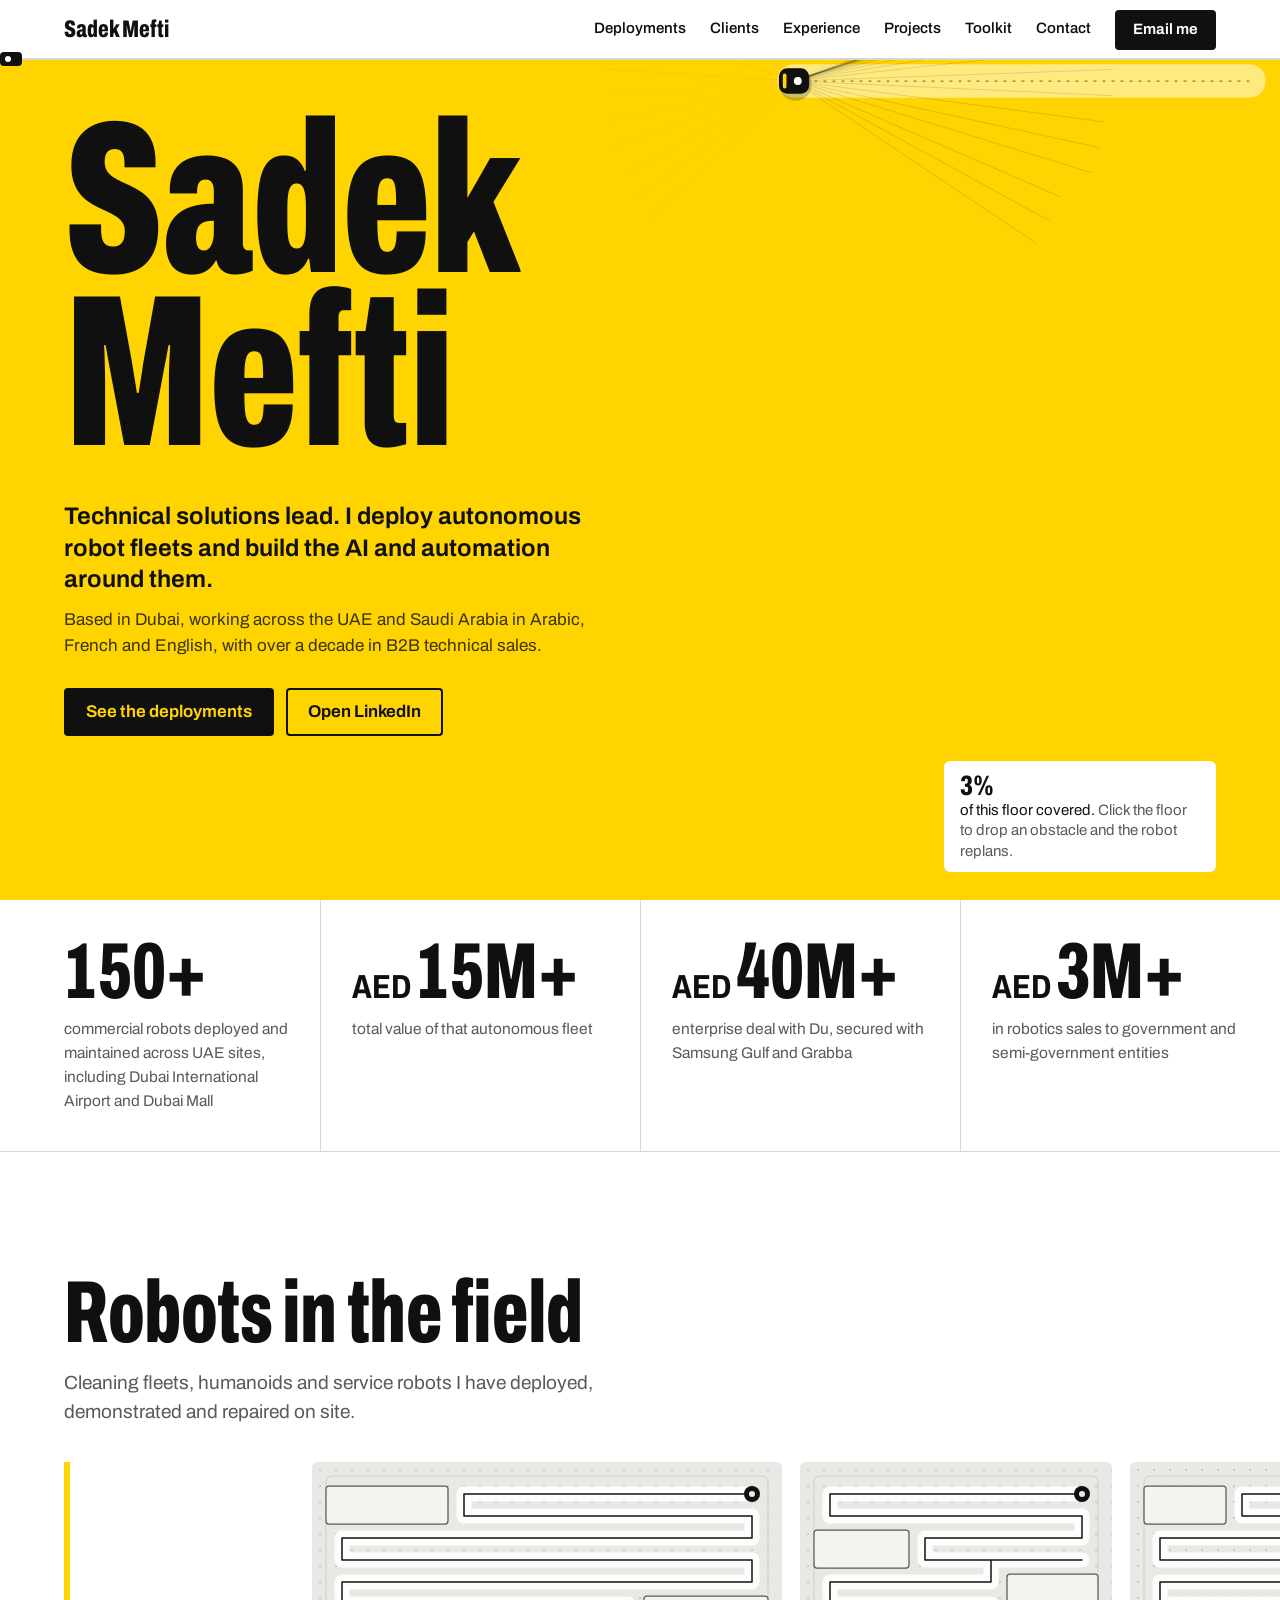
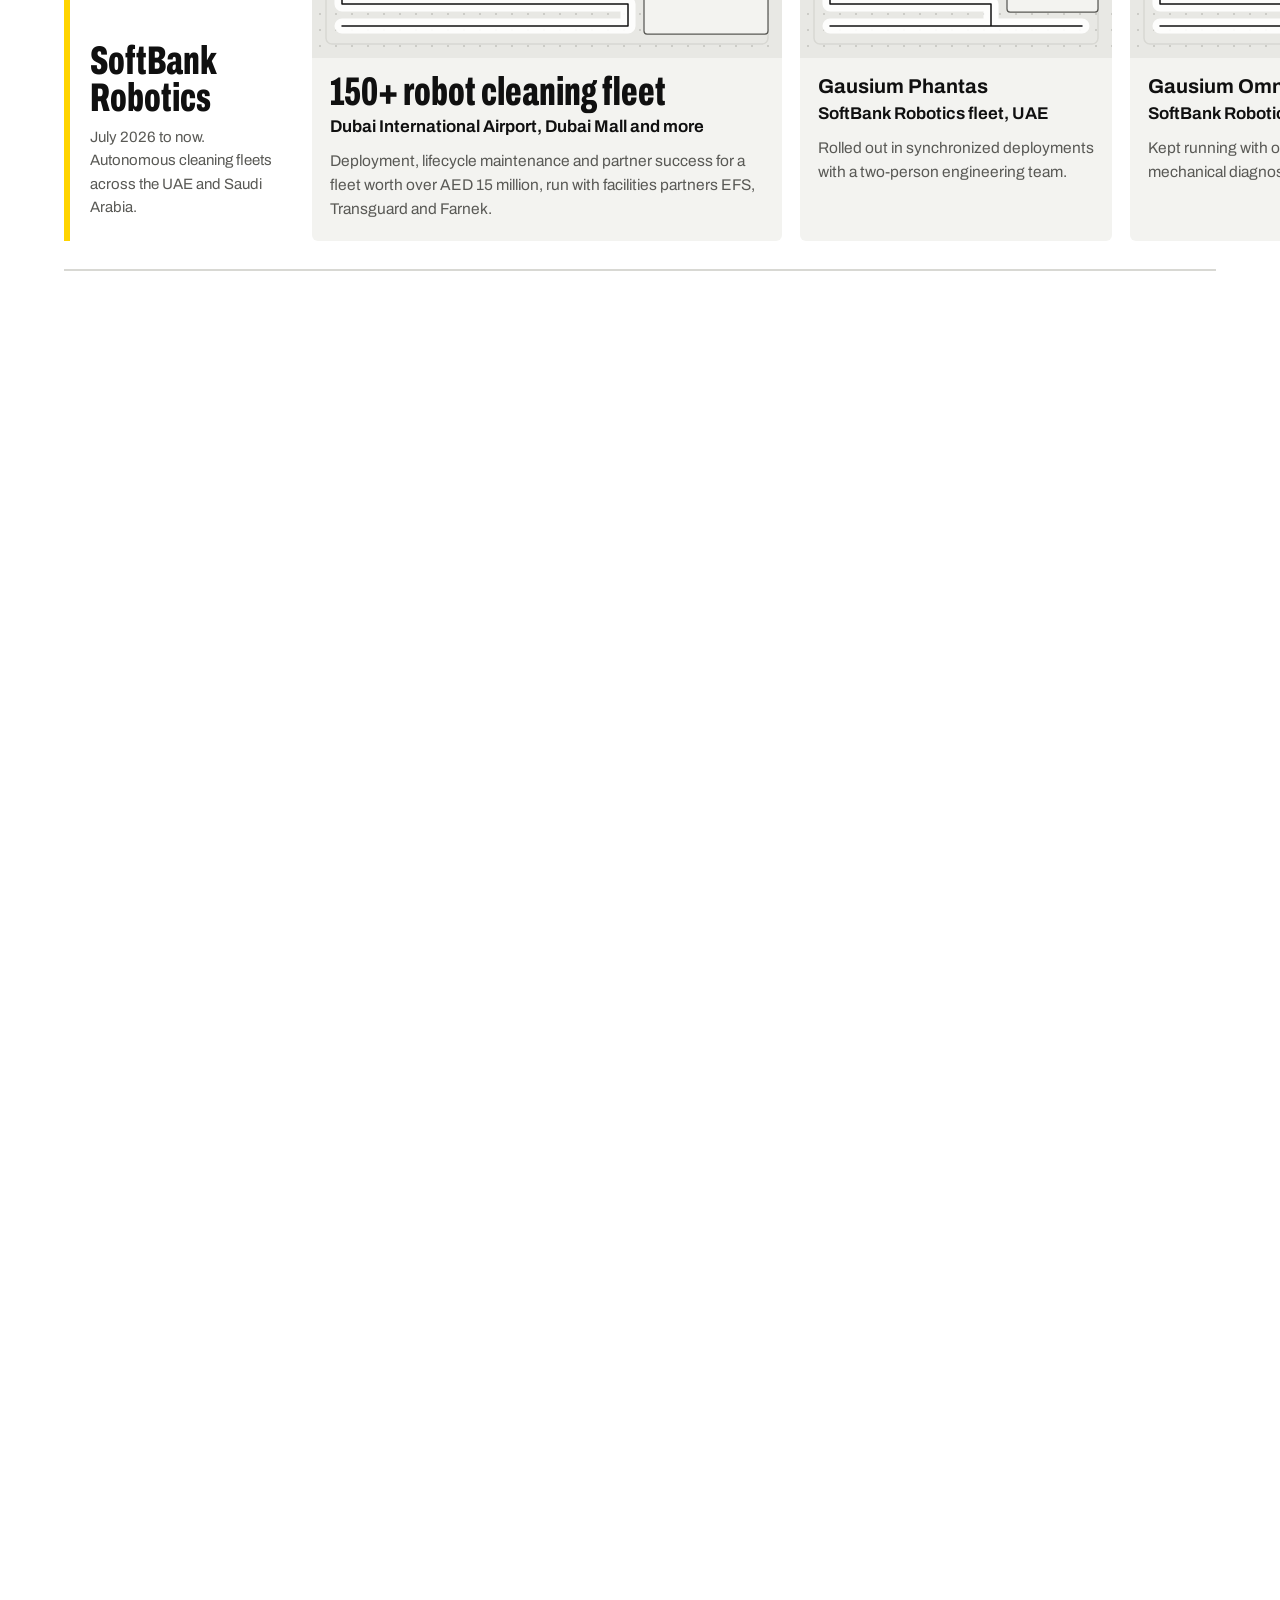
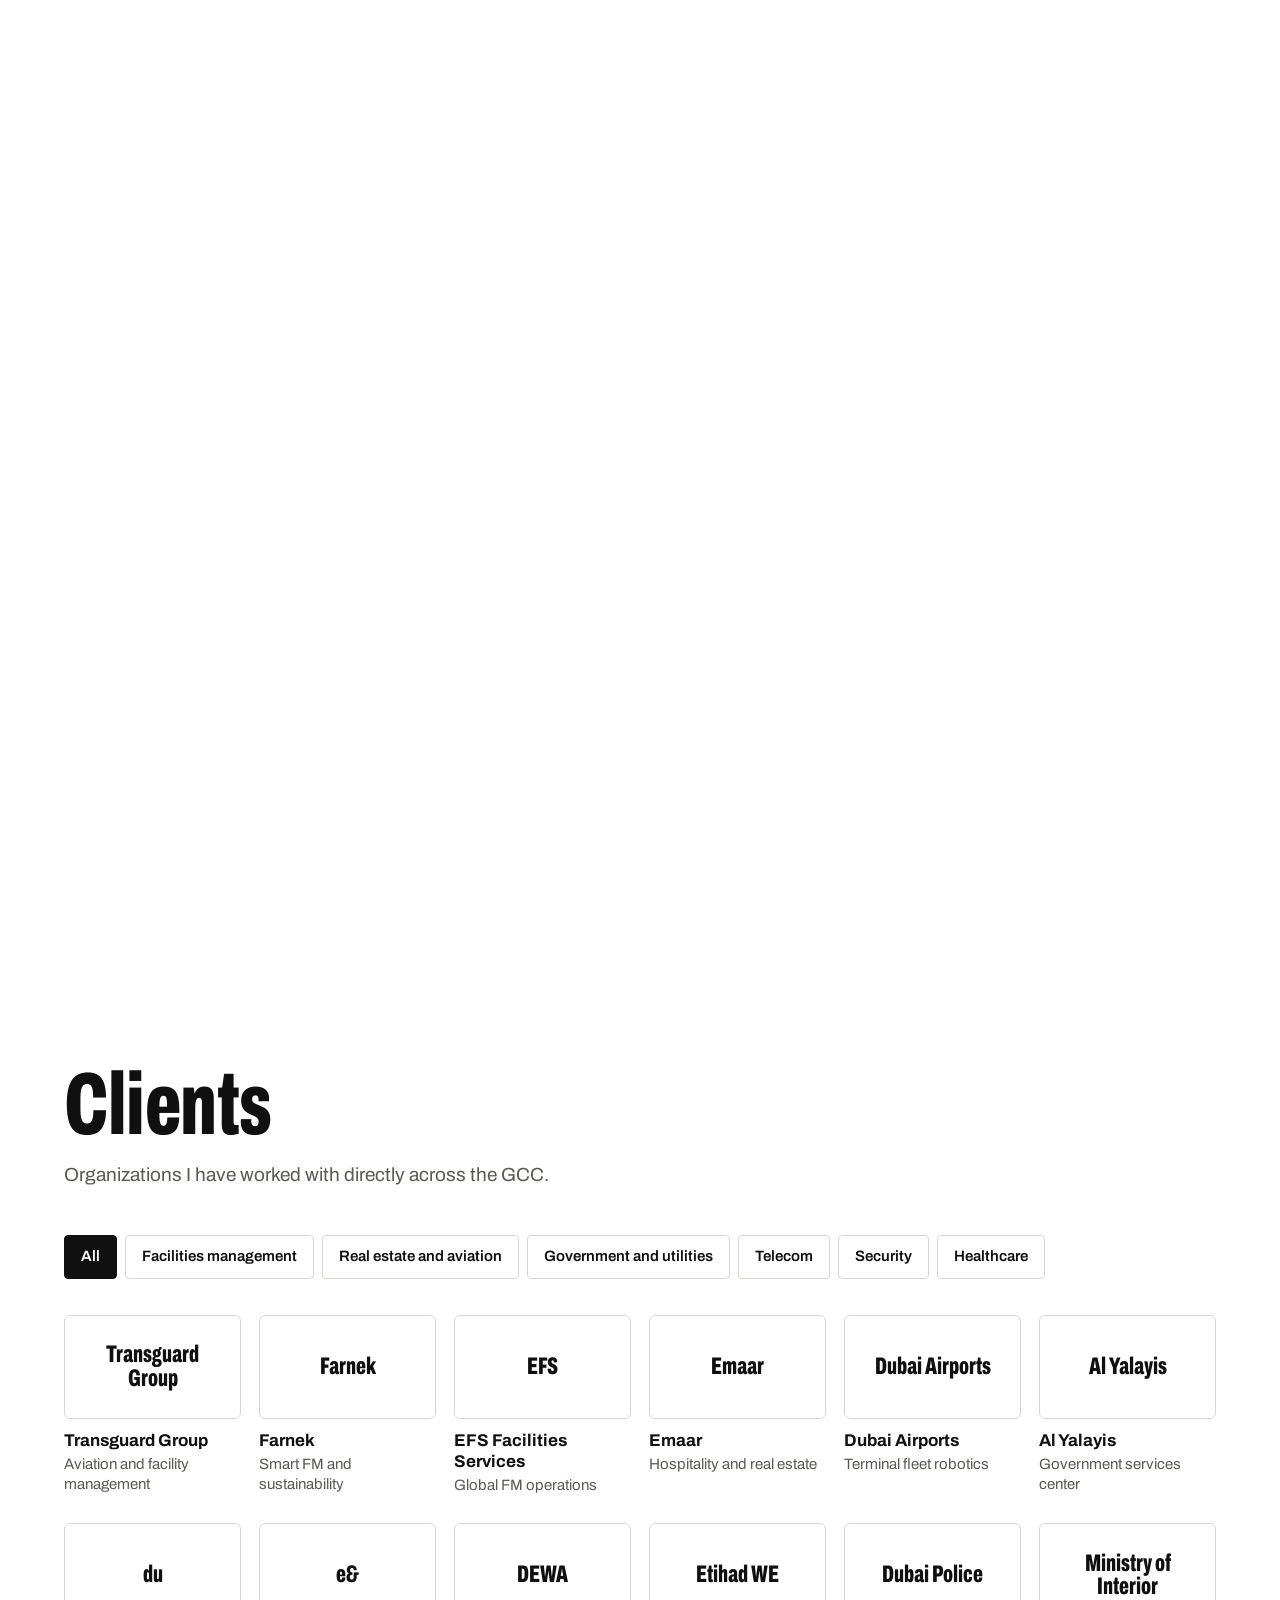
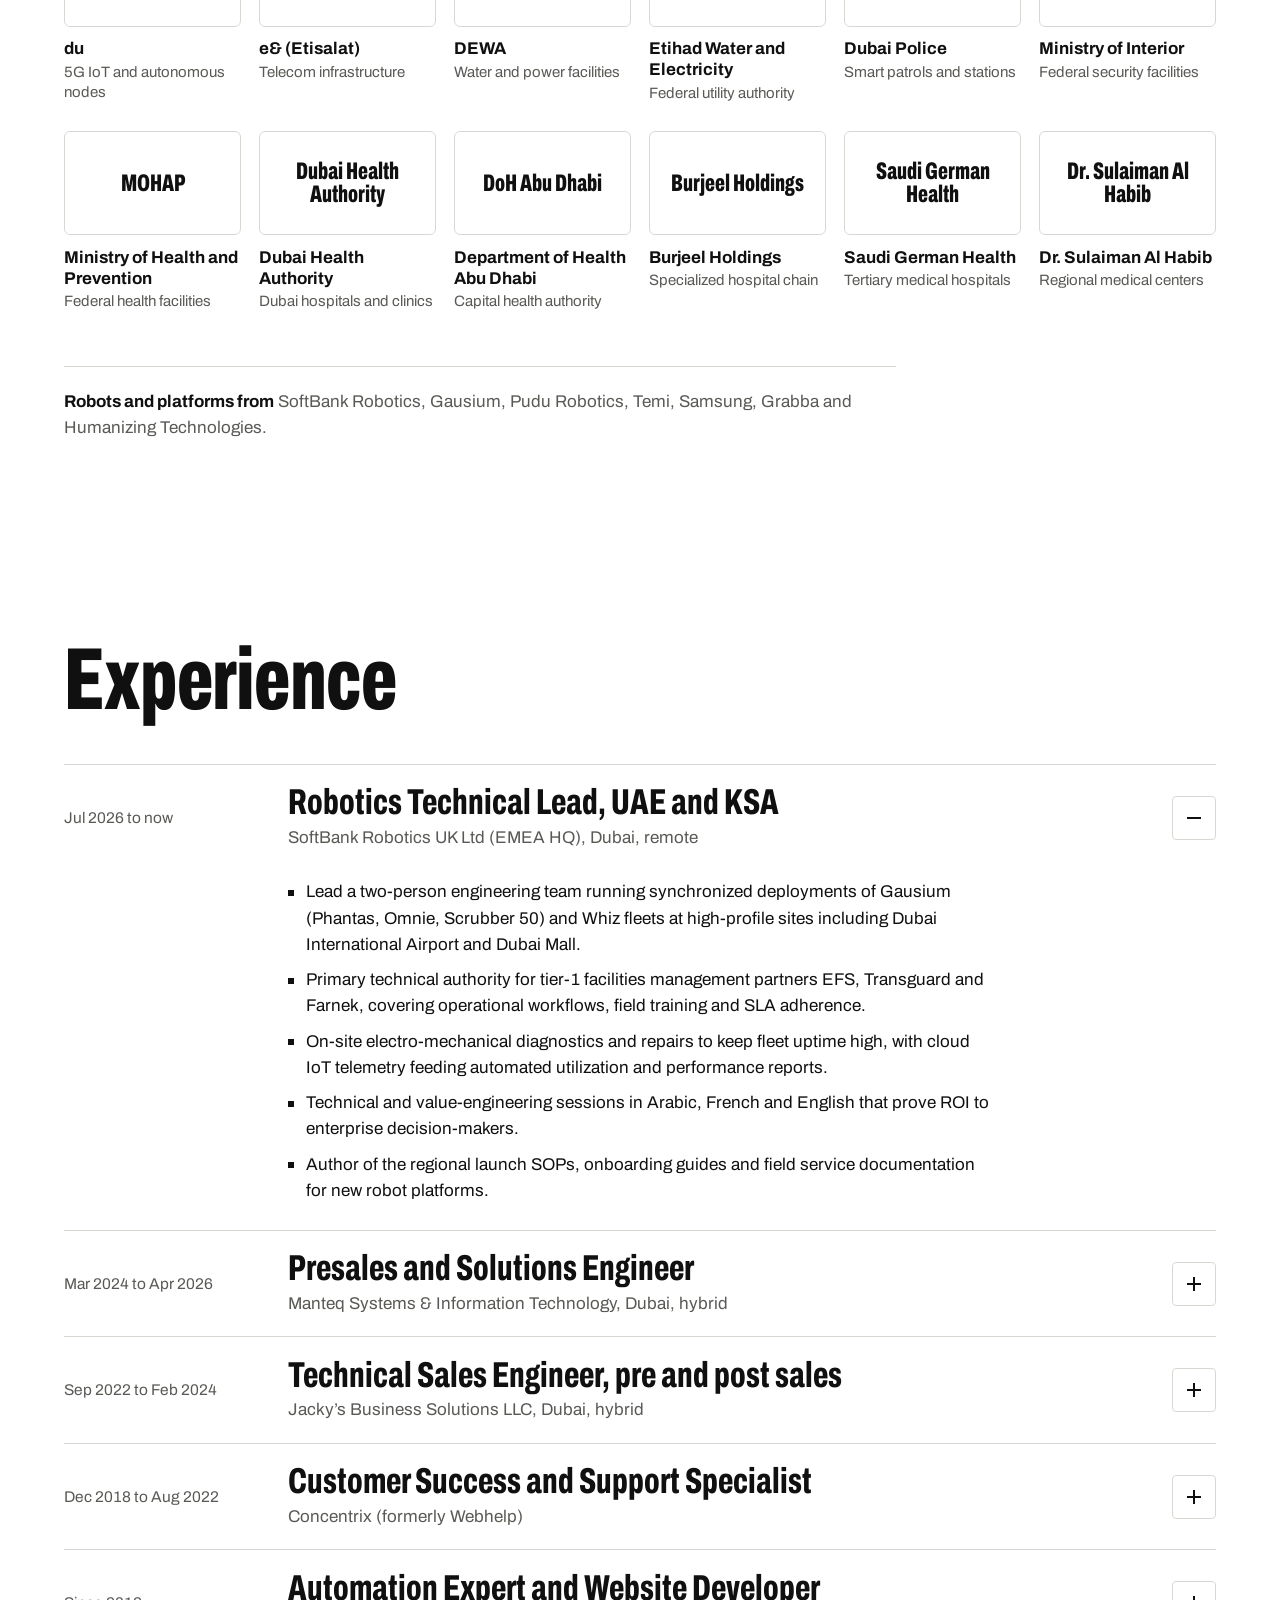
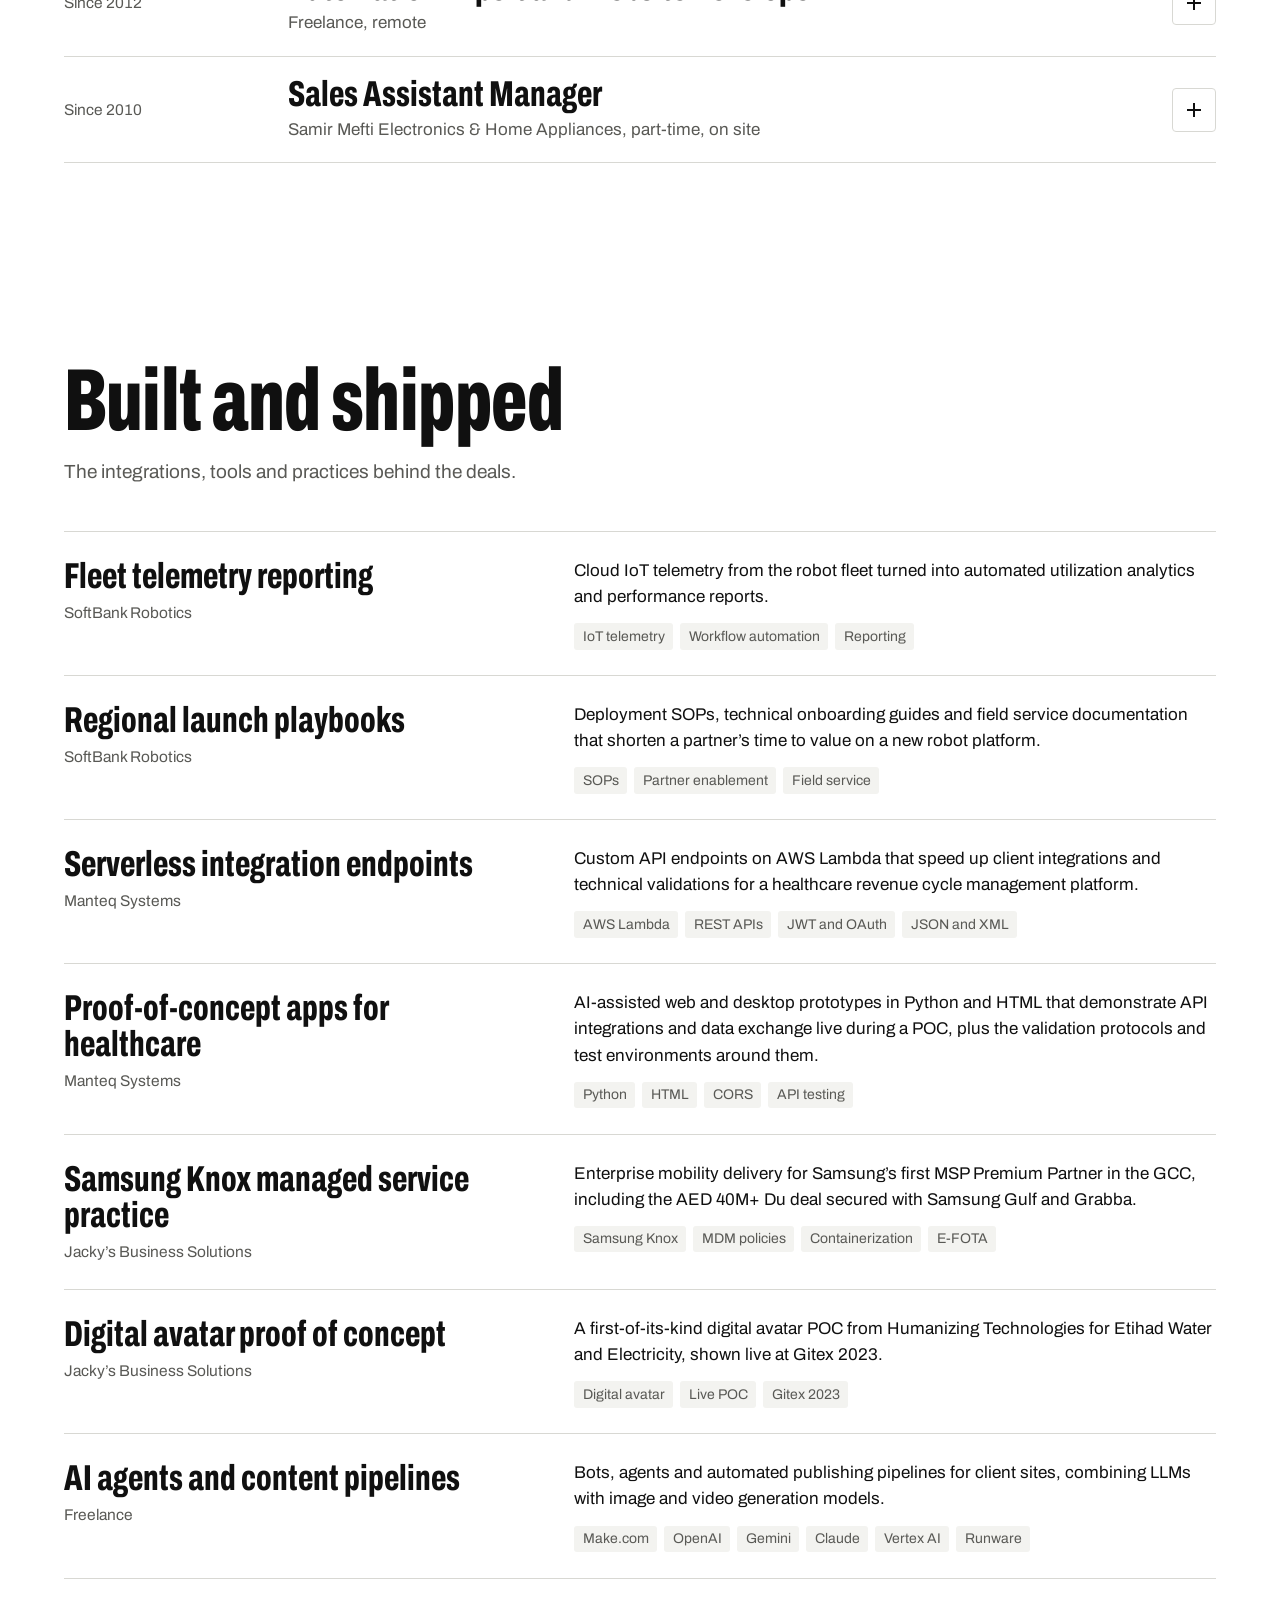
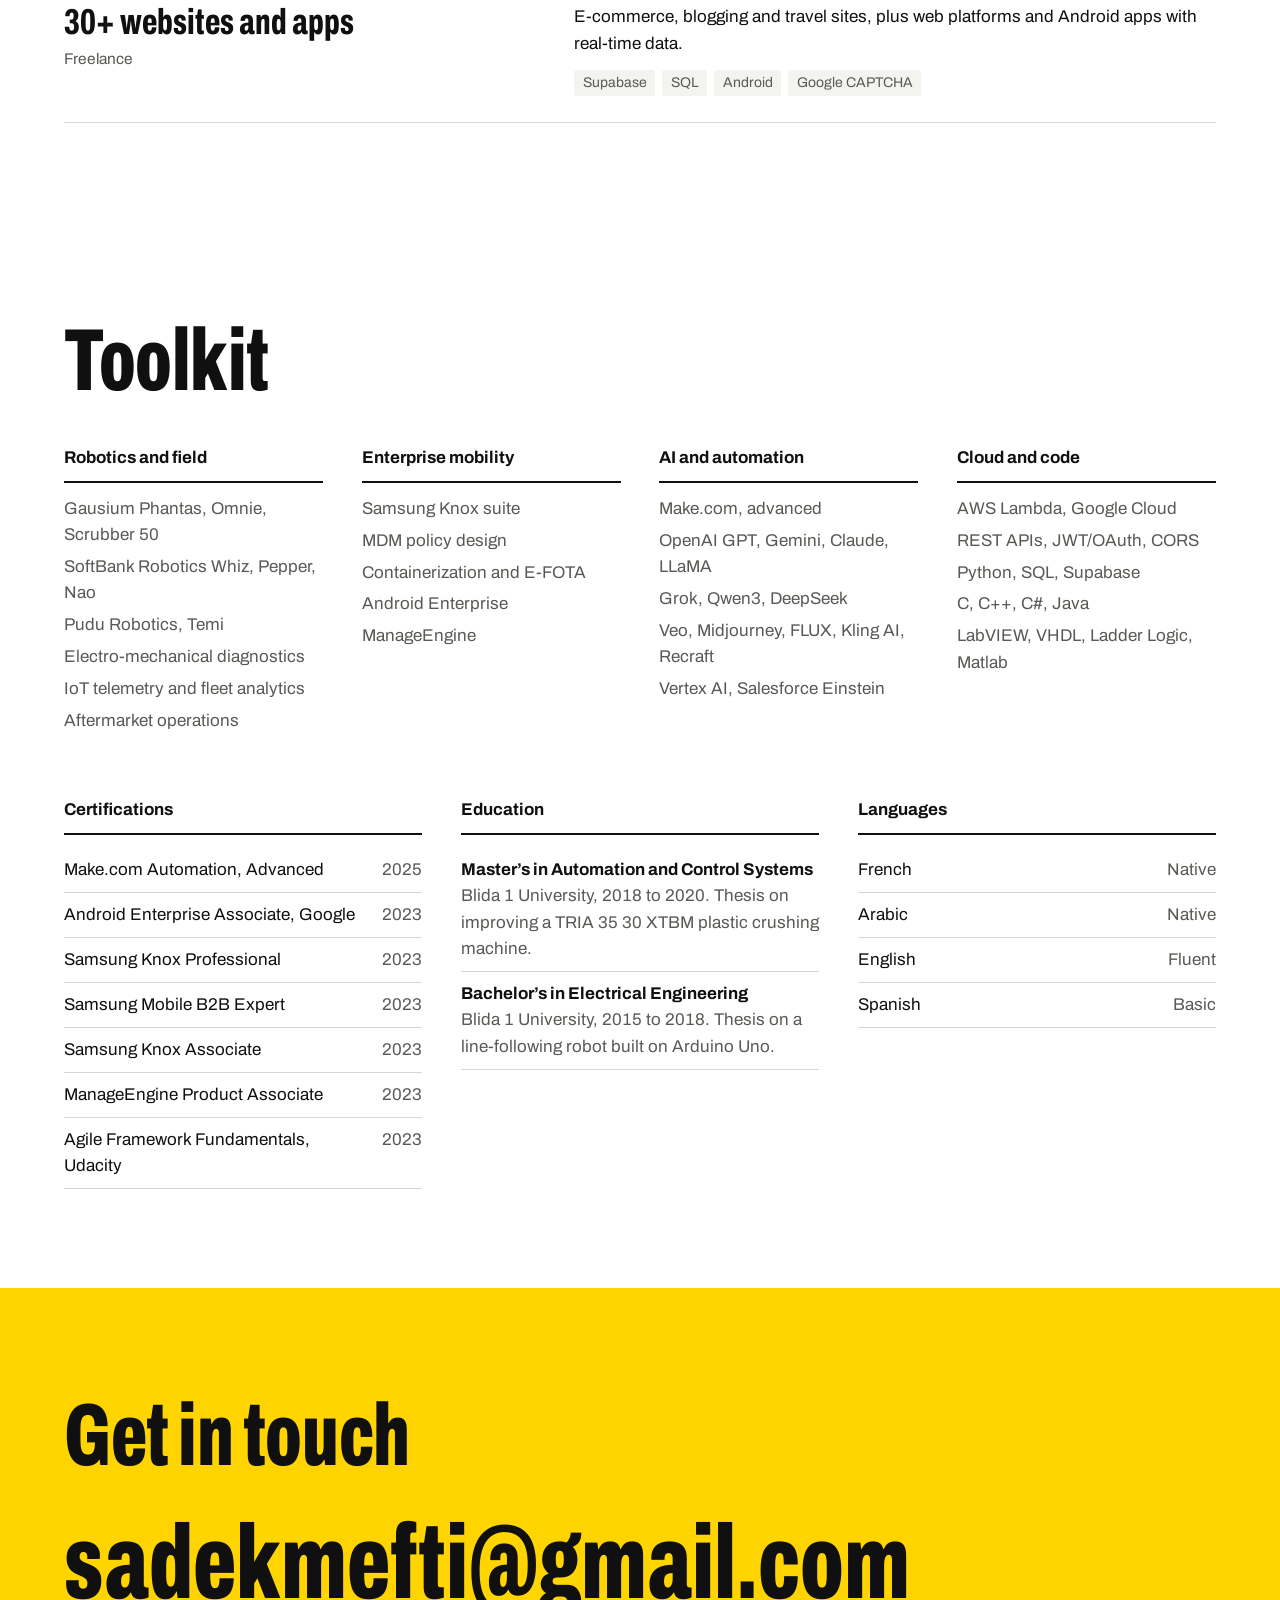
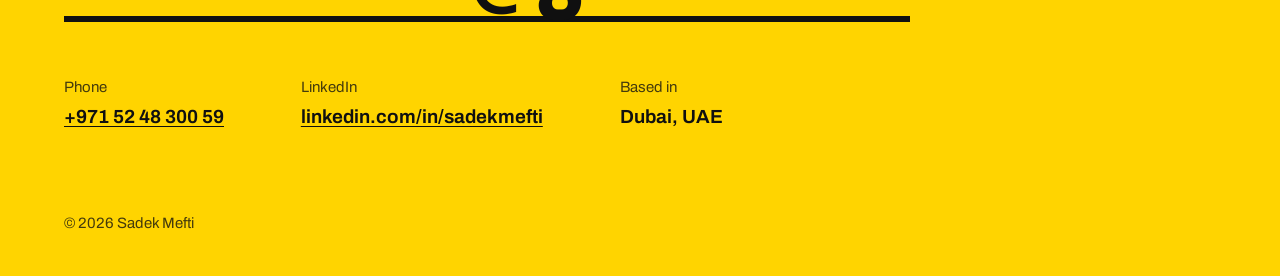
<file: public/assets/aistudio/Sadek_Mefti___Portfolio_10f13e8a.html>
<!doctype html>
<html lang="en" data-palette="signal">
<head>
<meta charset="utf-8" data-site>
<meta name="viewport" content="width=device-width, initial-scale=1, viewport-fit=cover" data-site>
<title data-site>Sadek Mefti, technical solutions lead for robotics, AI and automation</title>
<meta name="description" content="Portfolio and resume of Sadek Mefti, a Dubai-based technical solutions lead who deploys autonomous robot fleets and builds AI and automation for enterprise clients." data-site>
<link rel="preconnect" href="https://fonts.googleapis.com" data-site>
<link rel="preconnect" href="https://fonts.gstatic.com" crossorigin data-site>
<link href="https://fonts.googleapis.com/css2?family=Archivo:wdth,wght@62..125,100..900&display=swap" rel="stylesheet" data-site>
<style id="site-css">
/* ---------- tokens ----------
   Neutrals carry the page. One palette colors the hero, the closing band and the marks.
   Three palettes ship: signal (default), cobalt, concrete. The owner picks one in edit mode. */
:root{
  --page:#FFFFFF; --panel:#F3F3F0; --ink:#101010; --muted:#595955; --line:#D8D8D3;
  --art-bg:#E8E8E4; --art-sheen:rgba(255,255,255,.9); --shadow:rgba(0,0,0,.2);

  /* signal: wet-floor-sign yellow and black */
  --hero-bg-l:#FFD400; --hero-bg-d:#FFD400;
  --hero-ink-l:#101010; --hero-ink-d:#101010;
  --hero-muted-l:#3A3405; --hero-muted-d:#3A3405;
  --hero-sheen-l:rgba(255,255,255,.5); --hero-sheen-d:rgba(255,255,255,.5);
  --hero-trace-l:rgba(16,16,16,.5); --hero-trace-d:rgba(16,16,16,.5);
  --bot-l:#101010; --bot-d:#101010;
  --beacon-l:#FFFFFF; --beacon-d:#FFFFFF;
  --hi-l:#FFD400; --hi-d:#FFD400;
  --hi-ink-l:#101010; --hi-ink-d:#101010;
  --mark-l:#101010; --mark-d:#FFD400;

  --hero-bg:var(--hero-bg-l); --hero-ink:var(--hero-ink-l); --hero-muted:var(--hero-muted-l);
  --hero-sheen:var(--hero-sheen-l); --hero-trace:var(--hero-trace-l);
  --bot:var(--bot-l); --beacon:var(--beacon-l);
  --hi:var(--hi-l); --hi-ink:var(--hi-ink-l); --mark:var(--mark-l);

  --header-h:60px;
  --gut:clamp(20px,5vw,72px);
  --body:"Archivo","Helvetica Neue",Arial,sans-serif;
  --display:"Archivo","Arial Narrow","Helvetica Neue",Arial,sans-serif;
  box-sizing:border-box;
  padding-top:env(safe-area-inset-top,0px);
  padding-bottom:env(safe-area-inset-bottom,0px);
}
:root[data-palette="cobalt"]{
  --hero-bg-l:#0047BB; --hero-bg-d:#0047BB;
  --hero-ink-l:#FFFFFF; --hero-ink-d:#FFFFFF;
  --hero-muted-l:#D8E2F6; --hero-muted-d:#D8E2F6;
  --hero-sheen-l:rgba(255,255,255,.14); --hero-sheen-d:rgba(255,255,255,.14);
  --hero-trace-l:rgba(255,255,255,.55); --hero-trace-d:rgba(255,255,255,.55);
  --bot-l:#FFFFFF; --bot-d:#FFFFFF;
  --beacon-l:#FFD400; --beacon-d:#FFD400;
  --hi-l:#0047BB; --hi-d:#0047BB;
  --hi-ink-l:#FFFFFF; --hi-ink-d:#FFFFFF;
  --mark-l:#0047BB; --mark-d:#8FB1FF;
}
:root[data-palette="concrete"]{
  --hero-bg-l:#E4E4E0; --hero-bg-d:#202020;
  --hero-ink-l:#101010; --hero-ink-d:#F5F5F2;
  --hero-muted-l:#53534E; --hero-muted-d:#B6B6B0;
  --hero-sheen-l:rgba(255,255,255,.75); --hero-sheen-d:rgba(255,255,255,.06);
  --hero-trace-l:rgba(16,16,16,.42); --hero-trace-d:rgba(255,255,255,.42);
  --bot-l:#101010; --bot-d:#F5F5F2;
  --beacon-l:#FFD400; --beacon-d:#FFD400;
  --hi-l:#101010; --hi-d:#F5F5F2;
  --hi-ink-l:#FFFFFF; --hi-ink-d:#101010;
  --mark-l:#101010; --mark-d:#F5F5F2;
}
@media (prefers-color-scheme:dark){
  :root:not([data-theme="light"]){
    color-scheme:dark;
    --page:#141414; --panel:#1E1E1E; --ink:#F5F5F2; --muted:#B6B6B0; --line:#363636;
    --art-bg:#272727; --art-sheen:rgba(255,255,255,.08); --shadow:rgba(0,0,0,.55);
    --hero-bg:var(--hero-bg-d); --hero-ink:var(--hero-ink-d); --hero-muted:var(--hero-muted-d);
    --hero-sheen:var(--hero-sheen-d); --hero-trace:var(--hero-trace-d);
    --bot:var(--bot-d); --beacon:var(--beacon-d);
    --hi:var(--hi-d); --hi-ink:var(--hi-ink-d); --mark:var(--mark-d);
  }
}
:root[data-theme="dark"]{
  color-scheme:dark;
  --page:#141414; --panel:#1E1E1E; --ink:#F5F5F2; --muted:#B6B6B0; --line:#363636;
  --art-bg:#272727; --art-sheen:rgba(255,255,255,.08); --shadow:rgba(0,0,0,.55);
  --hero-bg:var(--hero-bg-d); --hero-ink:var(--hero-ink-d); --hero-muted:var(--hero-muted-d);
  --hero-sheen:var(--hero-sheen-d); --hero-trace:var(--hero-trace-d);
  --bot:var(--bot-d); --beacon:var(--beacon-d);
  --hi:var(--hi-d); --hi-ink:var(--hi-ink-d); --mark:var(--mark-d);
}

/* ---------- base ---------- */
*,*::before,*::after{box-sizing:border-box}
html{scroll-behavior:smooth;scroll-padding-top:calc(var(--header-h) + env(safe-area-inset-top,0px));-webkit-text-size-adjust:100%}
body{margin:0;background:var(--page);color:var(--ink);font-family:var(--body);font-size:1.0625rem;line-height:1.55;font-stretch:100%}
body::before{content:"";position:fixed;inset:0 0 auto;height:env(safe-area-inset-top,0px);z-index:10;background:var(--page)}
main{overflow-x:clip}
h1,h2,h3,h4,p,ul,ol,dl,dd,figure{margin:0}
ul,ol{padding:0;list-style:none}
a{color:var(--ink);text-underline-offset:.18em}
button{font:inherit;color:inherit}
:focus-visible{outline:3px solid var(--ink);outline-offset:3px}
.hero :focus-visible{outline-color:var(--hero-ink)}
.end :focus-visible{outline-color:var(--hi-ink)}
.tnum{font-variant-numeric:tabular-nums}

.display{font-family:var(--display);font-stretch:62%;font-weight:800;line-height:.9;letter-spacing:-.005em}
h2.display{font-size:clamp(2.75rem,7vw,5.5rem)}
.lede{font-size:1.1875rem;max-width:38rem;color:var(--muted)}

.btn{--b:var(--ink);--bf:var(--page);display:inline-flex;align-items:center;min-height:48px;padding:0 1.25rem;border-radius:4px;border:2px solid var(--b);
  font-weight:650;text-decoration:none;color:var(--b);background:transparent;cursor:pointer;transition:background .18s,color .18s}
.btn:hover{background:var(--b);color:var(--bf)}
.btn.solid{background:var(--b);color:var(--bf)}
.btn.solid:hover{background:transparent;color:var(--b)}
.hero .btn{--b:var(--hero-ink);--bf:var(--hero-bg)}

/* ---------- header ---------- */
.site-head{position:sticky;top:env(safe-area-inset-top,0px);z-index:20;height:var(--header-h);
  display:flex;align-items:center;gap:1.5rem;padding:0 var(--gut);background:var(--page)}
.site-head .who{font-family:var(--display);font-stretch:68%;font-weight:800;font-size:1.5rem;color:var(--ink);text-decoration:none;margin-right:auto;white-space:nowrap}
.site-nav{display:flex;gap:1.5rem}
.site-nav a{color:var(--ink);text-decoration:none;font-weight:550;font-size:.9375rem;padding:.4rem 0;border-bottom:3px solid transparent}
.site-nav a:hover{border-color:var(--line)}
.site-nav a.here{border-color:var(--ink)}
.site-head .btn{min-height:40px;padding:0 1rem;font-size:.9375rem}
.menu-btn{display:none}
/* the robot that runs along the header as you scroll */
.run{position:absolute;left:0;right:0;bottom:0;height:2px;background:var(--line)}
.run i{position:absolute;inset:0;background:var(--ink);transform-origin:0 50%;transform:scaleX(0)}
.run b{position:absolute;left:0;bottom:-6px;width:22px;height:14px;border-radius:4px;background:var(--ink);will-change:transform}
.run b::after{content:"";position:absolute;left:5px;top:4px;width:6px;height:6px;border-radius:50%;background:var(--page)}
@media (max-width:860px){
  .menu-btn{display:inline-flex;align-items:center;min-height:40px;padding:0 1rem;border:2px solid var(--ink);border-radius:4px;background:none;font-weight:650;font-size:.9375rem;cursor:pointer}
  .site-head{gap:.6rem}
  .site-nav{display:none;position:absolute;top:100%;left:0;right:0;flex-direction:column;gap:0;background:var(--page);border-bottom:1px solid var(--line);padding:.5rem var(--gut) 1rem}
  .site-nav.open{display:flex}
  .site-nav a{padding:.8rem 0;border-bottom:1px solid var(--line);font-size:1.0625rem}
  .site-nav a.here{border-color:var(--line)}
}

/* ---------- hero: a floor being cleaned ---------- */
.hero{position:relative;min-height:clamp(600px,calc(100vh - var(--header-h)),920px);overflow:hidden;cursor:crosshair;background:var(--hero-bg);color:var(--hero-ink)}
#floor{position:absolute;inset:0;width:100%;height:100%;display:block}
.hero-inner{position:relative;padding:clamp(28px,6vh,72px) var(--gut) 140px;display:flex;flex-direction:column;align-items:flex-start;gap:clamp(20px,3.2vh,36px);pointer-events:none}
.hero-inner > *{pointer-events:auto;cursor:auto}
.name-wrap{position:relative}
.hero h1{font-size:clamp(5.25rem,19vw,13.5rem);line-height:.8;padding-bottom:.06em}
.hero h1 span{display:block}
.pitch{max-width:33rem}
.pitch p:first-child{font-size:clamp(1.25rem,2.1vw,1.5rem);line-height:1.3;font-weight:650}
.pitch p + p{margin-top:.75rem;color:var(--hero-muted)}
.cta{display:flex;flex-wrap:wrap;gap:.75rem}
.hud{position:absolute;right:var(--gut);bottom:28px;margin:0;padding:.7rem 1rem;border-radius:6px;background:#FFFFFF;color:#101010;
  font-size:.9375rem;line-height:1.35;cursor:auto;max-width:17rem}
.hud strong{font-family:var(--display);font-stretch:68%;font-weight:800;font-size:1.75rem;line-height:1;display:block}
.hud span{color:#595955}
@media (max-width:700px){ .hud{left:var(--gut);right:auto} .hero-inner{padding-bottom:230px;padding-right:68px} }

/* one load moment: the name is scanned in */
@media (prefers-reduced-motion:no-preference){
  .hero h1{clip-path:inset(0 100% 0 0);animation:scan-in 1s .2s cubic-bezier(.2,.7,.2,1) forwards}
  .name-wrap::after{content:"";position:absolute;top:0;bottom:0;left:0;width:3px;background:var(--hero-ink);opacity:0;animation:scan-bar 1s .2s cubic-bezier(.2,.7,.2,1) forwards}
  .pitch,.cta{opacity:0;animation:rise .6s 1s ease-out forwards}
  .cta{animation-delay:1.15s}
}
@keyframes scan-in{to{clip-path:inset(0 0 0 0)}}
@keyframes scan-bar{0%{left:0;opacity:1}90%{opacity:1}100%{left:100%;opacity:0}}
@keyframes rise{from{opacity:0;transform:translateY(10px)}to{opacity:1;transform:none}}

/* ---------- figures ---------- */
.figures{display:grid;grid-template-columns:repeat(4,1fr);border-bottom:1px solid var(--line);background:var(--page)}
.figures li{padding:clamp(20px,3vw,36px) var(--gut) clamp(22px,3vw,38px);border-left:1px solid var(--line)}
.figures li:first-child{border-left:0}
.figures .num{display:block;font-family:var(--display);font-stretch:62%;font-weight:800;font-size:clamp(3rem,6.2vw,5.25rem);line-height:.9;font-variant-numeric:tabular-nums}
.figures .num small{font-size:.42em;font-stretch:80%;font-weight:700;margin-right:.15em}
.figures p{margin-top:.6rem;color:var(--muted);font-size:.9688rem;max-width:19rem}
@media (min-width:1100px){ .figures li{padding-inline:clamp(20px,2.4vw,40px)} .figures li:first-child{padding-left:var(--gut)} }
@media (max-width:1099px){ .figures{grid-template-columns:1fr 1fr} .figures li:nth-child(odd){border-left:0} .figures li:nth-child(n+3){border-top:1px solid var(--line)} }
@media (max-width:520px){ .figures{grid-template-columns:1fr} .figures li{border-left:0} .figures li + li{border-top:1px solid var(--line)} }

/* ---------- sections ---------- */
.sec{padding:clamp(72px,11vh,128px) var(--gut)}
.sec-head{display:grid;gap:1rem;margin-bottom:clamp(28px,5vh,56px)}

/* ---------- deployments ---------- */
.deploy{position:relative}
.deploy-pin{padding:clamp(56px,9vh,96px) 0 clamp(40px,7vh,72px)}
.deploy .sec-head{padding:0 var(--gut);margin-bottom:clamp(20px,3.5vh,36px)}
.deploy-viewport{overflow-x:auto;scroll-snap-type:x proximity;-webkit-overflow-scrolling:touch;scrollbar-width:thin}
.deploy-track{display:flex;gap:18px;width:max-content;padding:4px var(--gut) 14px}
.deploy-track > li{scroll-snap-align:start;scroll-margin-left:var(--gut)}
.deploy-bar{margin:14px var(--gut) 0;height:2px;background:var(--line);position:relative}
.deploy-bar i{position:absolute;inset:0;background:var(--ink);transform-origin:0 50%;transform:scaleX(0)}
.deploy.is-pinned .deploy-pin{position:sticky;top:calc(var(--header-h) + env(safe-area-inset-top,0px));height:calc(100vh - var(--header-h));
  display:flex;flex-direction:column;justify-content:center;padding:0;overflow:hidden}
.deploy.is-pinned .deploy-viewport{overflow:hidden}
.deploy.is-pinned .deploy-track{will-change:transform}

.group-card{width:230px;display:flex;flex-direction:column;justify-content:flex-end;padding:20px 20px 22px;border-left:6px solid var(--hi)}
.group-card h3{font-family:var(--display);font-stretch:62%;font-weight:800;font-size:2.5rem;line-height:.92}
.group-card p{margin-top:.6rem;color:var(--muted);font-size:.9375rem}
.card{width:312px;background:var(--panel);border-radius:6px;overflow:hidden;display:flex;flex-direction:column}
.card.feature{width:470px}
.card-art{position:relative;height:196px;background:var(--art-bg)}
.card-art svg,.card-art img{position:absolute;inset:0;width:100%;height:100%;display:block}
.card-art img{object-fit:cover}
.card-body{padding:16px 18px 20px}
.card h3{font-size:1.25rem;line-height:1.2;font-weight:700}
.card .site{margin-top:.2rem;font-weight:650}
.card .note{margin-top:.55rem;color:var(--muted);font-size:.9688rem}
.card.feature h3{font-family:var(--display);font-stretch:62%;font-weight:800;font-size:2.5rem;line-height:.92}
@media (max-width:700px){ .group-card{width:168px;padding:16px 12px 18px 16px} .group-card h3{font-size:2rem} .card{width:284px} .card.feature{width:min(470px,84vw)} }

/* card art (drawn maps, shown until a photo is added) */
.a-grid{fill:var(--muted);opacity:.35}
.a-room{fill:none;stroke:var(--line);stroke-width:1.5}
.a-ob{fill:var(--panel);stroke:var(--muted);stroke-width:1.25}
.a-sheen{fill:none;stroke:var(--art-sheen);stroke-width:15;stroke-linecap:round;stroke-linejoin:round}
.a-route{fill:none;stroke:var(--mark);stroke-width:1.5;stroke-linecap:round;stroke-linejoin:round}
.a-thin{fill:none;stroke:var(--muted);stroke-width:1.25}
.a-zone{fill:none;stroke:var(--mark);stroke-width:1.25;stroke-dasharray:3 6;stroke-linecap:round}
.a-wedge{fill:var(--mark);fill-opacity:.14}
.a-bot{fill:var(--mark)}
.a-beacon{fill:var(--art-bg)}
.a-fault{fill:var(--mark)}
.a-person{fill:var(--panel);stroke:var(--ink);stroke-width:1.5}
.a-bar{fill:var(--mark)}
@media (prefers-reduced-motion:no-preference){
  .a-draw{stroke-dasharray:1;stroke-dashoffset:1;transition:stroke-dashoffset 2.4s cubic-bezier(.4,0,.2,1) .15s}
  .card.in .a-draw{stroke-dashoffset:0}
  .a-pop{opacity:0;transition:opacity .5s ease-out}
  .card.in .a-pop{opacity:1}
  .card.in .a-late{transition-delay:2.3s}
  .a-bar{transform-box:fill-box;transform-origin:50% 100%;transform:scaleY(.15);transition:transform .7s cubic-bezier(.2,.8,.2,1)}
  .card.in .a-bar{transform:none}
}

/* ---------- clients ---------- */
.filters{display:flex;flex-wrap:wrap;gap:.5rem;margin-bottom:clamp(24px,4vh,40px)}
.filters button{min-height:44px;padding:0 1rem;border-radius:4px;border:1.5px solid var(--line);background:transparent;cursor:pointer;font-weight:600;font-size:.9375rem;transition:background .15s,border-color .15s,color .15s}
.filters button:hover{border-color:var(--ink)}
.filters button[aria-pressed="true"]{background:var(--ink);border-color:var(--ink);color:var(--page)}
.clients{display:grid;grid-template-columns:repeat(auto-fill,minmax(172px,1fr));gap:28px 18px}
.client{transition:opacity .25s}
.client.dim{opacity:.16}
.plate{position:relative;height:104px;display:flex;align-items:center;justify-content:center;padding:14px 16px;background:#FFFFFF;border:1px solid var(--line);border-radius:6px;overflow:hidden}
.plate img{max-width:100%;max-height:100%;object-fit:contain;display:block}
.plate .wordmark{font-family:var(--display);font-stretch:62%;font-weight:800;font-size:1.5rem;line-height:.98;text-align:center;color:#101010}
.client h3{margin-top:.7rem;font-size:1.0625rem;line-height:1.25;font-weight:700}
.client p{margin-top:.15rem;color:var(--muted);font-size:.9375rem;line-height:1.35}
.partners{margin-top:clamp(36px,6vh,64px);padding-top:1.4rem;border-top:1px solid var(--line);max-width:52rem;color:var(--muted)}
.partners strong{color:var(--ink)}
@media (max-width:520px){ .clients{grid-template-columns:1fr 1fr;gap:22px 12px} .plate{height:88px} }

/* ---------- experience ---------- */
.xp{border-top:1px solid var(--line)}
.xp:last-child{border-bottom:1px solid var(--line)}
.xp-btn{width:100%;display:grid;grid-template-columns:minmax(9.5rem,13rem) 1fr 44px;gap:1rem;align-items:center;padding:1.2rem 0;background:none;border:0;cursor:pointer;text-align:left}
.xp-when{color:var(--muted);font-variant-numeric:tabular-nums;font-size:.9688rem}
.xp-role{display:block;font-family:var(--display);font-stretch:66%;font-weight:750;font-size:clamp(1.6rem,3vw,2.25rem);line-height:1}
.xp-org{display:block;margin-top:.3rem;color:var(--muted)}
.xp-sign{justify-self:end;position:relative;width:44px;height:44px;border:1.5px solid var(--line);border-radius:4px;transition:border-color .15s,background .15s}
.xp-sign::before,.xp-sign::after{content:"";position:absolute;left:50%;top:50%;width:14px;height:2px;margin:-1px 0 0 -7px;background:var(--ink);transition:transform .3s}
.xp-sign::after{transform:rotate(90deg)}
.xp-btn:hover .xp-sign{border-color:var(--ink)}
.xp-btn[aria-expanded="true"] .xp-sign::after{transform:rotate(0deg)}
.xp-panel{display:grid;grid-template-rows:0fr;visibility:hidden;transition:grid-template-rows .38s cubic-bezier(.3,.7,.2,1),visibility 0s .38s}
.xp-btn[aria-expanded="true"] + .xp-panel{grid-template-rows:1fr;visibility:visible;transition:grid-template-rows .38s cubic-bezier(.3,.7,.2,1),visibility 0s}
.xp-panel > div{overflow:hidden}
.xp-body{padding:0 0 1.6rem;margin-left:calc(min(13rem,max(9.5rem,22%)) + 1rem);max-width:44rem}
.xp-body li{position:relative;padding-left:1.1rem;margin-top:.55rem}
.xp-body li::before{content:"";position:absolute;left:0;top:.62em;width:6px;height:6px;background:var(--mark)}
.xp-body h4{margin:1.1rem 0 0;font-size:1rem}
.xp-body h4:first-child{margin-top:0}
@media (max-width:700px){
  .xp-btn{grid-template-columns:1fr 44px}
  .xp-when{grid-column:1/-1;order:-1}
  .xp-body{margin-left:0}
}

/* ---------- projects ---------- */
.proj{display:grid;grid-template-columns:minmax(0,5fr) minmax(0,7fr);gap:.75rem clamp(1.5rem,4vw,4rem);padding:1.6rem 0;border-top:1px solid var(--line)}
.proj:last-child{border-bottom:1px solid var(--line)}
.proj h3{font-family:var(--display);font-stretch:66%;font-weight:750;font-size:clamp(1.6rem,3vw,2.25rem);line-height:1}
.proj .where{margin-top:.45rem;color:var(--muted);font-size:.9688rem}
.proj p.what{max-width:40rem}
.chips{display:flex;flex-wrap:wrap;gap:.4rem;margin-top:.8rem}
.chips li{padding:.15rem .55rem;border-radius:3px;font-size:.875rem;color:var(--muted);background:var(--panel)}
@media (max-width:760px){ .proj{grid-template-columns:1fr} }

/* ---------- toolkit ---------- */
.kit{display:grid;grid-template-columns:repeat(4,1fr);gap:clamp(1.5rem,3vw,3rem)}
.kit h3,.creds h3{font-size:1.0625rem;font-weight:700;padding-bottom:.6rem;margin-bottom:.8rem;border-bottom:2px solid var(--ink)}
.kit li{margin-top:.35rem;color:var(--muted)}
.creds{display:grid;grid-template-columns:repeat(3,minmax(0,1fr));gap:clamp(1.5rem,3vw,3rem);margin-top:clamp(40px,7vh,72px)}
.creds li{display:flex;justify-content:space-between;gap:1rem;padding:.55rem 0;border-bottom:1px solid var(--line)}
.creds li span:last-child{color:var(--muted);font-variant-numeric:tabular-nums;white-space:nowrap}
.creds .edu li{display:block}
.creds .edu strong{display:block}
.creds .edu li span:last-child{color:var(--muted);white-space:normal}
@media (max-width:1000px){ .kit{grid-template-columns:1fr 1fr} .creds{grid-template-columns:1fr} }
@media (max-width:520px){ .kit{grid-template-columns:1fr} }

/* ---------- contact ---------- */
.end{background:var(--hi);color:var(--hi-ink);padding:clamp(72px,12vh,140px) var(--gut) 40px}
.end .mail{display:inline-block;margin-top:clamp(20px,4vh,40px);font-family:var(--display);font-stretch:62%;font-weight:800;font-size:clamp(2.1rem,8.2vw,7rem);line-height:1;color:var(--hi-ink);text-decoration:none;border-bottom:.06em solid var(--hi-ink);overflow-wrap:anywhere}
.end .mail:hover{opacity:.72}
.end dl{display:flex;flex-wrap:wrap;gap:1.5rem clamp(2rem,6vw,5rem);margin-top:clamp(32px,6vh,64px)}
.end dt{font-size:.9375rem;opacity:.78}
.end dd{font-size:1.1875rem;font-weight:650;margin-top:.15rem}
.end dd a{color:var(--hi-ink)}
.end .legal{margin-top:clamp(48px,9vh,96px);font-size:.9375rem;opacity:.78}

/* ---------- owner edit tools (only shown to people who can edit this page) ---------- */
.slot-tools{position:absolute;left:8px;right:8px;bottom:8px;display:none;flex-wrap:wrap;gap:6px;z-index:2}
.editing .slot-tools{display:flex}
.slot-tools button{min-height:44px;padding:0 .8rem;border:0;border-radius:4px;background:#101010;color:#FFFFFF;font-weight:650;font-size:.875rem;cursor:pointer;box-shadow:0 0 0 2px #FFFFFF}
.slot-tools button:focus-visible{outline:3px solid #FFD400;outline-offset:2px}
.editing .plate{overflow:visible;height:auto;min-height:104px;padding-bottom:60px}
.edit-bar{position:fixed;left:50%;bottom:calc(14px + env(safe-area-inset-bottom,0px));transform:translateX(-50%);z-index:40;
  display:flex;flex-wrap:wrap;align-items:center;justify-content:center;gap:.5rem;padding:.55rem .6rem;width:max-content;max-width:calc(100vw - 24px);
  background:#101010;color:#FFFFFF;border-radius:8px;box-shadow:0 14px 44px -10px rgba(0,0,0,.6);font-size:.9375rem}
.edit-bar button{min-height:44px;padding:0 .9rem;border-radius:4px;border:1.5px solid rgba(255,255,255,.45);background:transparent;color:#FFFFFF;font-weight:650;cursor:pointer;display:inline-flex;align-items:center;gap:.5rem}
.edit-bar button:hover{border-color:#FFFFFF}
.edit-bar button.primary{background:#FFFFFF;color:#101010;border-color:#FFFFFF}
.edit-bar button[disabled]{opacity:.45;cursor:default}
.edit-bar button[aria-pressed="true"]{border-color:#FFFFFF;box-shadow:inset 0 0 0 1.5px #FFFFFF}
.edit-bar button i{width:16px;height:16px;border-radius:3px;border:1px solid rgba(255,255,255,.6);display:inline-block}
.edit-bar .msg{padding:0 .4rem;max-width:22rem}
.edit-bar :focus-visible{outline:3px solid #FFD400;outline-offset:2px}

@media (prefers-reduced-motion:reduce){
  html{scroll-behavior:auto}
  *,*::before,*::after{transition-duration:0s !important;animation:none !important}
}
</style>
</head>
<body>
<div id="site">
<svg width="0" height="0" style="position:absolute" aria-hidden="true" focusable="false">
  <defs>
    <pattern id="slam" width="16" height="16" patternUnits="userSpaceOnUse"><rect class="a-grid" x="7.25" y="7.25" width="1.5" height="1.5"/></pattern>
  </defs>
</svg>

<header class="site-head">
  <a class="who" href="#top">Sadek Mefti</a>
  <button class="menu-btn" type="button" aria-expanded="false" aria-controls="site-nav">Menu</button>
  <nav class="site-nav" id="site-nav" aria-label="Sections">
    <a href="#deployments">Deployments</a>
    <a href="#clients">Clients</a>
    <a href="#experience">Experience</a>
    <a href="#projects">Projects</a>
    <a href="#toolkit">Toolkit</a>
    <a href="#contact">Contact</a>
  </nav>
  <a class="btn solid" href="mailto:sadekmefti@gmail.com">Email me</a>
  <div class="run" aria-hidden="true"><i></i><b></b></div>
</header>

<main>

<!-- ============ HERO ============ -->
<section class="hero" id="top">
  <canvas id="floor" aria-hidden="true"></canvas>
  <div class="hero-inner">
    <div class="name-wrap" data-obstacle>
      <h1 class="display"><span>Sadek</span><span>Mefti</span></h1>
    </div>
    <div class="pitch" data-obstacle>
      <p>Technical solutions lead. I deploy autonomous robot fleets and build the AI and automation around them.</p>
      <p>Based in Dubai, working across the UAE and Saudi Arabia in Arabic, French and English, with over a decade in B2B technical sales.</p>
    </div>
    <div class="cta" data-obstacle>
      <a class="btn solid" href="#deployments">See the deployments</a>
      <a class="btn" href="https://www.linkedin.com/in/sadekmefti/" target="_blank" rel="noopener">Open LinkedIn</a>
    </div>
  </div>
  <p class="hud" data-obstacle>
    <strong class="tnum" id="cov">0%</strong>
    of this floor covered.
    <span>Click the floor to drop an obstacle and the robot replans.</span>
  </p>
</section>

<!-- ============ FIGURES ============ -->
<ul class="figures" id="figures">
  <li><span class="num"><span data-count="150">150</span>+</span><p>commercial robots deployed and maintained across UAE sites, including Dubai International Airport and Dubai Mall</p></li>
  <li><span class="num"><small>AED</small><span data-count="15">15</span>M+</span><p>total value of that autonomous fleet</p></li>
  <li><span class="num"><small>AED</small><span data-count="40">40</span>M+</span><p>enterprise deal with Du, secured with Samsung Gulf and Grabba</p></li>
  <li><span class="num"><small>AED</small><span data-count="3">3</span>M+</span><p>in robotics sales to government and semi-government entities</p></li>
</ul>

<!-- ============ DEPLOYMENTS ============ -->
<section class="deploy" id="deployments" aria-labelledby="h-deploy">
  <div class="deploy-pin">
    <div class="sec-head">
      <h2 class="display" id="h-deploy">Robots in the field</h2>
      <p class="lede">Cleaning fleets, humanoids and service robots I have deployed, demonstrated and repaired on site.</p>
    </div>
    <div class="deploy-viewport" tabindex="0" aria-label="Deployments, scroll sideways">
      <ul class="deploy-track" id="deploy-track"></ul>
    </div>
    <div class="deploy-bar" aria-hidden="true"><i></i></div>
  </div>
</section>

<!-- ============ CLIENTS ============ -->
<section class="sec" id="clients" aria-labelledby="h-clients">
  <div class="sec-head">
    <h2 class="display" id="h-clients">Clients</h2>
    <p class="lede">Organizations I have worked with directly across the GCC.</p>
  </div>
  <div class="filters" id="filters" role="group" aria-label="Filter by sector"></div>
  <ul class="clients" id="clients-grid"></ul>
  <p class="partners"><strong>Robots and platforms from</strong> SoftBank Robotics, Gausium, Pudu Robotics, Temi, Samsung, Grabba and Humanizing Technologies.</p>
</section>

<!-- ============ EXPERIENCE ============ -->
<section class="sec" id="experience" aria-labelledby="h-xp">
  <div class="sec-head">
    <h2 class="display" id="h-xp">Experience</h2>
  </div>

  <div class="xp">
    <button class="xp-btn" type="button" aria-expanded="true" aria-controls="xp1">
      <span class="xp-when">Jul 2026 to now</span>
      <span><span class="xp-role">Robotics Technical Lead, UAE and KSA</span><span class="xp-org">SoftBank Robotics UK Ltd (EMEA HQ), Dubai, remote</span></span>
      <span class="xp-sign" aria-hidden="true"></span>
    </button>
    <div class="xp-panel" id="xp1"><div><ul class="xp-body">
      <li>Lead a two-person engineering team running synchronized deployments of Gausium (Phantas, Omnie, Scrubber 50) and Whiz fleets at high-profile sites including Dubai International Airport and Dubai Mall.</li>
      <li>Primary technical authority for tier-1 facilities management partners EFS, Transguard and Farnek, covering operational workflows, field training and SLA adherence.</li>
      <li>On-site electro-mechanical diagnostics and repairs to keep fleet uptime high, with cloud IoT telemetry feeding automated utilization and performance reports.</li>
      <li>Technical and value-engineering sessions in Arabic, French and English that prove ROI to enterprise decision-makers.</li>
      <li>Author of the regional launch SOPs, onboarding guides and field service documentation for new robot platforms.</li>
    </ul></div></div>
  </div>

  <div class="xp">
    <button class="xp-btn" type="button" aria-expanded="false" aria-controls="xp2">
      <span class="xp-when">Mar 2024 to Apr 2026</span>
      <span><span class="xp-role">Presales and Solutions Engineer</span><span class="xp-org">Manteq Systems &amp; Information Technology, Dubai, hybrid</span></span>
      <span class="xp-sign" aria-hidden="true"></span>
    </button>
    <div class="xp-panel" id="xp2"><div><ul class="xp-body">
      <li>Ran demonstrations and proofs of concept for enterprise healthcare clients looking for end-to-end revenue cycle management.</li>
      <li>Built and deployed custom serverless API endpoints on AWS Lambda to speed up client integrations and technical validations.</li>
      <li>Built internal applications in Python and HTML, integrating REST APIs with CORS, JWT/OAuth and JSON/XML data formats.</li>
      <li>Primary technical liaison between engineering teams and decision-makers across UAE healthcare facilities, mapping integrations step by step.</li>
      <li>Designed API validation protocols and test environments that cut partner onboarding time.</li>
    </ul></div></div>
  </div>

  <div class="xp">
    <button class="xp-btn" type="button" aria-expanded="false" aria-controls="xp3">
      <span class="xp-when">Sep 2022 to Feb 2024</span>
      <span><span class="xp-role">Technical Sales Engineer, pre and post sales</span><span class="xp-org">Jacky’s Business Solutions LLC, Dubai, hybrid</span></span>
      <span class="xp-sign" aria-hidden="true"></span>
    </button>
    <div class="xp-panel" id="xp3"><div><ul class="xp-body">
      <li>Pre-sales, deployment and live proofs of concept for autonomous robots from SoftBank Robotics, Pudu Robotics and Temi.</li>
      <li>Regional B2B growth and solution delivery as Samsung’s first MSP Premium Partner in the GCC.</li>
      <li>Certified Samsung Knox Professional and B2B Devices Expert, configuring MDM policies, containerization and E-FOTA.</li>
      <li>Technical implementation and pilot testing of AI-powered hospitality and service robots in commercial venues.</li>
      <li>Trusted relationships with enterprise clients and telecom operators across the UAE.</li>
    </ul></div></div>
  </div>

  <div class="xp">
    <button class="xp-btn" type="button" aria-expanded="false" aria-controls="xp4">
      <span class="xp-when">Dec 2018 to Aug 2022</span>
      <span><span class="xp-role">Customer Success and Support Specialist</span><span class="xp-org">Concentrix (formerly Webhelp)</span></span>
      <span class="xp-sign" aria-hidden="true"></span>
    </button>
    <div class="xp-panel" id="xp4"><div><div class="xp-body">
      <h4>Customer Success Specialist, Jun 2020 to Aug 2022, full-time</h4>
      <ul>
        <li>Used Salesforce Einstein AI to analyze customer data, predict churn risk and raise satisfaction.</li>
        <li>Beat targets, leading the team to generate €100K a year through account optimization.</li>
        <li>Ran regular client follow-ups and product training sessions.</li>
      </ul>
      <h4>Customer Support Specialist, Dec 2018 to Jun 2020, part-time</h4>
      <ul>
        <li>Technical support for Bouygues Télécom customers on fiber, DSL, VoIP and IPTV.</li>
        <li>Generated €1,000 a month in incremental value alongside top-tier troubleshooting.</li>
      </ul>
    </div></div></div>
  </div>

  <div class="xp">
    <button class="xp-btn" type="button" aria-expanded="false" aria-controls="xp5">
      <span class="xp-when">Since 2012</span>
      <span><span class="xp-role">Automation Expert and Website Developer</span><span class="xp-org">Freelance, remote</span></span>
      <span class="xp-sign" aria-hidden="true"></span>
    </button>
    <div class="xp-panel" id="xp5"><div><ul class="xp-body">
      <li>Designed and launched more than 30 websites for e-commerce, blogging and travel clients.</li>
      <li>Built web applications, platforms and Android apps on Supabase and SQL for real-time data.</li>
      <li>Built automated content pipelines and AI agents on OpenAI, Gemini, Claude, LLaMA and DeepSeek.</li>
      <li>Deployed AWS Lambda endpoints and Google Cloud Vertex AI for tool integration and content generation.</li>
    </ul></div></div>
  </div>

  <div class="xp">
    <button class="xp-btn" type="button" aria-expanded="false" aria-controls="xp6">
      <span class="xp-when">Since 2010</span>
      <span><span class="xp-role">Sales Assistant Manager</span><span class="xp-org">Samir Mefti Electronics &amp; Home Appliances, part-time, on site</span></span>
      <span class="xp-sign" aria-hidden="true"></span>
    </button>
    <div class="xp-panel" id="xp6"><div><ul class="xp-body">
      <li>Ran daily retail operations, face-to-face customer service and inventory.</li>
      <li>Drove upselling and cross-selling across audio-visual equipment, satellite receivers and TV memberships.</li>
      <li>Hands-on with DSL, IPTV, network tools, micro-controllers and hardware repair.</li>
    </ul></div></div>
  </div>
</section>

<!-- ============ PROJECTS ============ -->
<section class="sec" id="projects" aria-labelledby="h-proj">
  <div class="sec-head">
    <h2 class="display" id="h-proj">Built and shipped</h2>
    <p class="lede">The integrations, tools and practices behind the deals.</p>
  </div>

  <article class="proj">
    <div><h3>Fleet telemetry reporting</h3><p class="where">SoftBank Robotics</p></div>
    <div><p class="what">Cloud IoT telemetry from the robot fleet turned into automated utilization analytics and performance reports.</p>
      <ul class="chips"><li>IoT telemetry</li><li>Workflow automation</li><li>Reporting</li></ul></div>
  </article>
  <article class="proj">
    <div><h3>Regional launch playbooks</h3><p class="where">SoftBank Robotics</p></div>
    <div><p class="what">Deployment SOPs, technical onboarding guides and field service documentation that shorten a partner’s time to value on a new robot platform.</p>
      <ul class="chips"><li>SOPs</li><li>Partner enablement</li><li>Field service</li></ul></div>
  </article>
  <article class="proj">
    <div><h3>Serverless integration endpoints</h3><p class="where">Manteq Systems</p></div>
    <div><p class="what">Custom API endpoints on AWS Lambda that speed up client integrations and technical validations for a healthcare revenue cycle management platform.</p>
      <ul class="chips"><li>AWS Lambda</li><li>REST APIs</li><li>JWT and OAuth</li><li>JSON and XML</li></ul></div>
  </article>
  <article class="proj">
    <div><h3>Proof-of-concept apps for healthcare</h3><p class="where">Manteq Systems</p></div>
    <div><p class="what">AI-assisted web and desktop prototypes in Python and HTML that demonstrate API integrations and data exchange live during a POC, plus the validation protocols and test environments around them.</p>
      <ul class="chips"><li>Python</li><li>HTML</li><li>CORS</li><li>API testing</li></ul></div>
  </article>
  <article class="proj">
    <div><h3>Samsung Knox managed service practice</h3><p class="where">Jacky’s Business Solutions</p></div>
    <div><p class="what">Enterprise mobility delivery for Samsung’s first MSP Premium Partner in the GCC, including the AED 40M+ Du deal secured with Samsung Gulf and Grabba.</p>
      <ul class="chips"><li>Samsung Knox</li><li>MDM policies</li><li>Containerization</li><li>E-FOTA</li></ul></div>
  </article>
  <article class="proj">
    <div><h3>Digital avatar proof of concept</h3><p class="where">Jacky’s Business Solutions</p></div>
    <div><p class="what">A first-of-its-kind digital avatar POC from Humanizing Technologies for Etihad Water and Electricity, shown live at Gitex 2023.</p>
      <ul class="chips"><li>Digital avatar</li><li>Live POC</li><li>Gitex 2023</li></ul></div>
  </article>
  <article class="proj">
    <div><h3>AI agents and content pipelines</h3><p class="where">Freelance</p></div>
    <div><p class="what">Bots, agents and automated publishing pipelines for client sites, combining LLMs with image and video generation models.</p>
      <ul class="chips"><li>Make.com</li><li>OpenAI</li><li>Gemini</li><li>Claude</li><li>Vertex AI</li><li>Runware</li></ul></div>
  </article>
  <article class="proj">
    <div><h3>30+ websites and apps</h3><p class="where">Freelance</p></div>
    <div><p class="what">E-commerce, blogging and travel sites, plus web platforms and Android apps with real-time data.</p>
      <ul class="chips"><li>Supabase</li><li>SQL</li><li>Android</li><li>Google CAPTCHA</li></ul></div>
  </article>
</section>

<!-- ============ TOOLKIT ============ -->
<section class="sec" id="toolkit" aria-labelledby="h-kit">
  <div class="sec-head">
    <h2 class="display" id="h-kit">Toolkit</h2>
  </div>
  <div class="kit">
    <div><h3>Robotics and field</h3><ul>
      <li>Gausium Phantas, Omnie, Scrubber 50</li><li>SoftBank Robotics Whiz, Pepper, Nao</li><li>Pudu Robotics, Temi</li><li>Electro-mechanical diagnostics</li><li>IoT telemetry and fleet analytics</li><li>Aftermarket operations</li>
    </ul></div>
    <div><h3>Enterprise mobility</h3><ul>
      <li>Samsung Knox suite</li><li>MDM policy design</li><li>Containerization and E-FOTA</li><li>Android Enterprise</li><li>ManageEngine</li>
    </ul></div>
    <div><h3>AI and automation</h3><ul>
      <li>Make.com, advanced</li><li>OpenAI GPT, Gemini, Claude, LLaMA</li><li>Grok, Qwen3, DeepSeek</li><li>Veo, Midjourney, FLUX, Kling AI, Recraft</li><li>Vertex AI, Salesforce Einstein</li>
    </ul></div>
    <div><h3>Cloud and code</h3><ul>
      <li>AWS Lambda, Google Cloud</li><li>REST APIs, JWT/OAuth, CORS</li><li>Python, SQL, Supabase</li><li>C, C++, C#, Java</li><li>LabVIEW, VHDL, Ladder Logic, Matlab</li>
    </ul></div>
  </div>

  <div class="creds">
    <div><h3>Certifications</h3><ul>
      <li><span>Make.com Automation, Advanced</span><span>2025</span></li>
      <li><span>Android Enterprise Associate, Google</span><span>2023</span></li>
      <li><span>Samsung Knox Professional</span><span>2023</span></li>
      <li><span>Samsung Mobile B2B Expert</span><span>2023</span></li>
      <li><span>Samsung Knox Associate</span><span>2023</span></li>
      <li><span>ManageEngine Product Associate</span><span>2023</span></li>
      <li><span>Agile Framework Fundamentals, Udacity</span><span>2023</span></li>
    </ul></div>
    <div class="edu"><h3>Education</h3><ul>
      <li><strong>Master’s in Automation and Control Systems</strong><span>Blida 1 University, 2018 to 2020. Thesis on improving a TRIA 35 30 XTBM plastic crushing machine.</span></li>
      <li><strong>Bachelor’s in Electrical Engineering</strong><span>Blida 1 University, 2015 to 2018. Thesis on a line-following robot built on Arduino Uno.</span></li>
    </ul></div>
    <div><h3>Languages</h3><ul>
      <li><span>French</span><span>Native</span></li>
      <li><span>Arabic</span><span>Native</span></li>
      <li><span>English</span><span>Fluent</span></li>
      <li><span>Spanish</span><span>Basic</span></li>
    </ul></div>
  </div>
</section>

</main>

<!-- ============ CONTACT ============ -->
<footer class="end" id="contact">
  <h2 class="display">Get in touch</h2>
  <a class="mail" href="mailto:sadekmefti@gmail.com">sadekmefti@gmail.com</a>
  <dl>
    <div><dt>Phone</dt><dd><a href="tel:+971524830059">+971 52 48 300 59</a></dd></div>
    <div><dt>LinkedIn</dt><dd><a href="https://www.linkedin.com/in/sadekmefti/" target="_blank" rel="noopener">linkedin.com/in/sadekmefti</a></dd></div>
    <div><dt>Based in</dt><dd>Dubai, UAE</dd></div>
  </dl>
  <p class="legal">© 2026 Sadek Mefti</p>
</footer>
</div>
<script id="site-state" type="application/json">{"v":1,"palette":"signal","photos":{},"logos":{}}</script>
<script id="site-js">
(() => {
'use strict';

/* This page can save a new version of itself when its owner changes a photo, a logo or the palette.
   The pieces below are read before anything else touches the document, so a saved copy is the page as authored. */
const SRC = {
  head: [...document.head.querySelectorAll('[data-site]')].map(e => e.outerHTML).join('\n'),
  css: document.getElementById('site-css').textContent,
  body: document.getElementById('site').innerHTML,
  js: document.currentScript.textContent
};
const SAVED = (() => { try { return JSON.parse(document.getElementById('site-state').textContent) || {}; } catch (e) { return {}; } })();
const fresh = s => ({ v: 1, palette: s.palette || 'signal', photos: { ...(s.photos || {}) }, logos: { ...(s.logos || {}) } });
let state = fresh(SAVED);
const PALETTES = [['signal', 'Yellow', '#FFD400'], ['cobalt', 'Cobalt', '#0047BB'], ['concrete', 'Concrete', '#E4E4E0']];
if (!PALETTES.some(p => p[0] === state.palette)) state.palette = 'signal';
document.documentElement.dataset.palette = state.palette;

/* ======================================================================
   CONTENT
   Photos and logos are added from the page itself (the Edit button its owner sees)
   and are kept in the small data block above this script.
   ====================================================================== */
const DEPLOYMENTS = [
  { group: 'SoftBank Robotics', when: 'July 2026 to now', text: 'Autonomous cleaning fleets across the UAE and Saudi Arabia.' },
  { id: 'fleet', feature: true, art: 'coverage', title: '150+ robot cleaning fleet',
    site: 'Dubai International Airport, Dubai Mall and more',
    note: 'Deployment, lifecycle maintenance and partner success for a fleet worth over AED 15 million, run with facilities partners EFS, Transguard and Farnek.' },
  { id: 'gausium-phantas', art: 'coverage', title: 'Gausium Phantas', site: 'SoftBank Robotics fleet, UAE',
    note: 'Rolled out in synchronized deployments with a two-person engineering team.' },
  { id: 'gausium-omnie', art: 'coverage', title: 'Gausium Omnie', site: 'SoftBank Robotics fleet, UAE',
    note: 'Kept running with on-site electro-mechanical diagnostics and repairs.' },
  { id: 'gausium-scrubber-50', art: 'coverage', title: 'Gausium Scrubber 50', site: 'SoftBank Robotics fleet, UAE',
    note: 'Tracked through cloud IoT telemetry for utilization and performance reporting.' },
  { id: 'whiz', art: 'coverage', title: 'Whiz', site: 'SoftBank Robotics fleet, UAE',
    note: 'Launched with SOPs, onboarding guides and field service documentation for partners.' },

  { group: 'Jacky’s Business Solutions', when: 'September 2022 to February 2024', text: 'Pre-sales, live proofs of concept and exhibitions for humanoid, service and cleaning robots.' },
  { id: 'pudu-cc1', art: 'coverage', title: 'Pudu CC1', site: 'Jumeirah Emirates Towers, Dubai',
    note: 'Cleaning robot deployment, August 2023.' },
  { id: 'pepper-ecae', art: 'greet', title: 'SoftBank Robotics Pepper', site: 'Emirates College for Advanced Education',
    note: 'On the stand at Gitex 2023.' },
  { id: 'pepper-gems', art: 'greet', title: 'SoftBank Robotics Pepper', site: 'GEMS School',
    note: 'Live proof of concept on site.' },
  { id: 'digital-avatar', art: 'screen', title: 'Digital avatar', site: 'Etihad Water and Electricity',
    note: 'A first digital avatar proof of concept, with Humanizing Technologies, at Gitex 2023.' },
  { id: 'pepper-nao-hitex', art: 'greet', title: 'Pepper and Nao', site: 'Hitex 2023, Erbil, Iraq',
    note: 'Exhibition demonstrations on the show floor.' },
  { id: 'pepper-tv', art: 'greet', title: 'SoftBank Robotics Pepper', site: 'Kurdistan National TV',
    note: 'Live demonstration for the broadcaster.' },
  { id: 'temi-hitex', art: 'greet', title: 'Temi', site: 'Hitex 2023',
    note: 'Service robot demonstrations for visitors.' },
  { id: 'nao-repair', art: 'bench', title: 'SoftBank Robotics Nao', site: 'Workshop repair',
    note: 'Bench diagnosis and repair of a Nao humanoid.' }
];

const SECTORS = [
  ['all', 'All'], ['fm', 'Facilities management'], ['venue', 'Real estate and aviation'], ['gov', 'Government and utilities'],
  ['telecom', 'Telecom'], ['security', 'Security'], ['health', 'Healthcare']
];
const CLIENTS = [
  { key: 'transguard', name: 'Transguard Group', sector: 'fm', does: 'Aviation and facility management' },
  { key: 'farnek', name: 'Farnek', sector: 'fm', does: 'Smart FM and sustainability' },
  { key: 'efs', name: 'EFS Facilities Services', short: 'EFS', sector: 'fm', does: 'Global FM operations' },
  { key: 'emaar', name: 'Emaar', sector: 'venue', does: 'Hospitality and real estate' },
  { key: 'dubai-airports', name: 'Dubai Airports', sector: 'venue', does: 'Terminal fleet robotics' },
  { key: 'al-yalayis', name: 'Al Yalayis', sector: 'gov', does: 'Government services center' },
  { key: 'du', name: 'du', sector: 'telecom', does: '5G IoT and autonomous nodes' },
  { key: 'eand', name: 'e& (Etisalat)', short: 'e&', sector: 'telecom', does: 'Telecom infrastructure' },
  { key: 'dewa', name: 'DEWA', sector: 'gov', does: 'Water and power facilities' },
  { key: 'etihad-we', name: 'Etihad Water and Electricity', short: 'Etihad WE', sector: 'gov', does: 'Federal utility authority' },
  { key: 'dubai-police', name: 'Dubai Police', sector: 'security', does: 'Smart patrols and stations' },
  { key: 'moi', name: 'Ministry of Interior', sector: 'security', does: 'Federal security facilities' },
  { key: 'mohap', name: 'Ministry of Health and Prevention', short: 'MOHAP', sector: 'health', does: 'Federal health facilities' },
  { key: 'dha', name: 'Dubai Health Authority', sector: 'health', does: 'Dubai hospitals and clinics' },
  { key: 'doh', name: 'Department of Health Abu Dhabi', short: 'DoH Abu Dhabi', sector: 'health', does: 'Capital health authority' },
  { key: 'burjeel', name: 'Burjeel Holdings', sector: 'health', does: 'Specialized hospital chain' },
  { key: 'saudi-german', name: 'Saudi German Health', sector: 'health', does: 'Tertiary medical hospitals' },
  { key: 'sulaiman-al-habib', name: 'Dr. Sulaiman Al Habib', sector: 'health', does: 'Regional medical centers' }
];

/* ====================================================================== */
const $ = (s, r = document) => r.querySelector(s);
const $$ = (s, r = document) => [...r.querySelectorAll(s)];
const clamp = (v, a, b) => Math.min(b, Math.max(a, v));
const reduce = matchMedia('(prefers-reduced-motion: reduce)').matches;
const esc = s => s.replace(/[&<>"]/g, c => ({ '&': '&amp;', '<': '&lt;', '>': '&gt;', '"': '&quot;' }[c]));
const headerH = () => $('.site-head').offsetHeight;

/* ---------- photos and logos ---------- */
const liveUrl = {};   // asset id -> address, for files uploaded during this visit
const srcOf = v => !v ? '' : (liveUrl[v] || (/^[0-9a-f]{32}$/i.test(v) ? '/_blob/' + v : v));
const tools = (kind, key, has, word) => `<div class="slot-tools"><button type="button" data-act="pick" data-kind="${kind}" data-key="${key}">${has ? 'Replace' : 'Add ' + word}</button>${has ? `<button type="button" data-act="clear" data-kind="${kind}" data-key="${key}">Remove</button>` : ''}</div>`;
function fillPhoto(card) {
  const d = DEPLOYMENTS.find(x => x.id === card.dataset.id), box = $('.card-art', card);
  const src = srcOf(state.photos[d.id]);
  const drawn = () => ART[d.art](d.feature ? 470 : 312, 196, rng(hash(d.id)));
  box.innerHTML = (src ? `<img src="${esc(src)}" alt="${esc(d.title + ' at ' + d.site)}">` : drawn()) + tools('photos', d.id, !!src, 'photo');
  const img = $('img', box);
  if (img) img.addEventListener('error', () => { img.outerHTML = drawn(); }, { once: true });
}
function fillLogo(tile) {
  const c = CLIENTS.find(x => x.key === tile.dataset.key), box = $('.plate', tile);
  const src = srcOf(state.logos[c.key]);
  const word = `<span class="wordmark">${esc(c.short || c.name)}</span>`;
  box.innerHTML = (src ? `<img src="${esc(src)}" alt="${esc(c.name)} logo">` : word) + tools('logos', c.key, !!src, 'logo');
  const img = $('img', box);
  if (img) img.addEventListener('error', () => { img.outerHTML = word; }, { once: true });
}
function refill(kind, key) {
  if (kind === 'photos') { const el = $(`.card[data-id="${key}"]`); if (el) fillPhoto(el); }
  else { const el = $(`.client[data-key="${key}"]`); if (el) fillLogo(el); }
}

/* ---------- seeded random, so each card's map is stable ---------- */
function hash(s) { let h = 2166136261; for (let i = 0; i < s.length; i++) { h ^= s.charCodeAt(i); h = Math.imul(h, 16777619); } return h >>> 0; }
function rng(seed) { let t = seed >>> 0; return () => { t += 0x6D2B79F5; let r = Math.imul(t ^ t >>> 15, 1 | t); r ^= r + Math.imul(r ^ r >>> 7, 61 | r); return ((r ^ r >>> 14) >>> 0) / 4294967296; }; }

/* ---------- drawn maps for cards ---------- */
const bg = (w, h) => `<rect width="${w}" height="${h}" fill="url(#slam)"/>`;
const botMark = (x, y, cls = '') => `<g class="${cls}"><circle class="a-bot" cx="${x}" cy="${y}" r="8"/><circle class="a-beacon" cx="${x}" cy="${y}" r="3"/></g>`;

function artCoverage(w, h, rand) {
  const m = 14, L = m + 16, R = w - m - 16, lanes = 7, y0 = m + 18, gap = (h - 2 * m - 36) / (lanes - 1);
  const y = i => +(y0 + i * gap).toFixed(1);
  const l = Array(lanes).fill(L), r = Array(lanes).fill(R);
  let obs = '';
  const leftStart = Math.floor(rand() * 3), rightStart = 3 + Math.floor(rand() * 3);
  [[0, leftStart], [1, rightStart]].forEach(([side, s]) => {
    const depth = Math.round(w * (0.16 + rand() * 0.16)), span = 2;
    const top = y(s) - gap / 2 + 3, hh = gap * span - 6;
    if (side === 0) { for (let i = s; i < s + span; i++) l[i] = m + depth + 16; obs += `<rect class="a-ob" x="${m}" y="${top.toFixed(1)}" width="${depth}" height="${hh.toFixed(1)}" rx="3"/>`; }
    else { for (let i = s; i < s + span; i++) r[i] = w - m - depth - 16; obs += `<rect class="a-ob" x="${w - m - depth}" y="${top.toFixed(1)}" width="${depth}" height="${hh.toFixed(1)}" rx="3"/>`; }
  });
  let dir = 1, d = `M${l[lanes - 1]} ${y(lanes - 1)}`, ex = 0;
  for (let i = lanes - 1; i >= 0; i--) {
    const end = dir > 0 ? r[i] : l[i];
    d += `H${end}`; ex = end;
    if (i > 0) {
      const nextNear = dir > 0 ? r[i - 1] : l[i - 1];
      const turn = dir > 0 ? Math.min(end, nextNear) : Math.max(end, nextNear);
      if (turn !== end) d += `H${turn}`;
      d += `V${y(i - 1)}`;
      if (turn !== nextNear) d += `H${nextNear}`;
      dir = -dir;
    }
  }
  return `<svg viewBox="0 0 ${w} ${h}" preserveAspectRatio="xMidYMid slice" aria-hidden="true">${bg(w, h)}
    <rect class="a-room" x="${m}" y="${m}" width="${w - 2 * m}" height="${h - 2 * m}" rx="6"/>${obs}
    <path class="a-sheen a-draw" pathLength="1" d="${d}"/><path class="a-route a-draw" pathLength="1" d="${d}"/>
    ${botMark(ex, y(0), 'a-pop a-late')}</svg>`;
}

function artGreet(w, h, rand) {
  const cx = w / 2, cy = h - 40;
  const arc = r => `<path class="a-zone" d="M${cx - r} ${cy}A${r} ${r} 0 0 1 ${cx + r} ${cy}"/>`;
  const people = [];
  const n = 3 + Math.floor(rand() * 3);
  for (let i = 0; i < n; i++) {
    const a = Math.PI * (1.12 + 0.76 * (i + 0.2 + rand() * 0.6) / n), rr = 52 + rand() * 66;
    people.push([cx + Math.cos(a) * rr, cy + Math.sin(a) * rr, rr, a]);
  }
  const near = people.reduce((p, q) => q[2] < p[2] ? q : p);
  const wa = near[3], spread = 0.3, wr = 124;
  const wedge = `<path class="a-wedge a-pop" d="M${cx} ${cy}L${(cx + Math.cos(wa - spread) * wr).toFixed(1)} ${(cy + Math.sin(wa - spread) * wr).toFixed(1)}A${wr} ${wr} 0 0 1 ${(cx + Math.cos(wa + spread) * wr).toFixed(1)} ${(cy + Math.sin(wa + spread) * wr).toFixed(1)}Z"/>`;
  return `<svg viewBox="0 0 ${w} ${h}" preserveAspectRatio="xMidYMid slice" aria-hidden="true">${bg(w, h)}
    <path class="a-room" d="M14 ${cy + 20}H${w - 14}"/>${wedge}${arc(46)}${arc(84)}${arc(122)}
    <path class="a-route a-draw" pathLength="1" d="M${cx} ${cy}L${near[0].toFixed(1)} ${near[1].toFixed(1)}"/>
    ${people.map(p => `<circle class="a-person" cx="${p[0].toFixed(1)}" cy="${p[1].toFixed(1)}" r="6.5"/>`).join('')}
    ${botMark(cx, cy)}</svg>`;
}

function artScreen(w, h, rand) {
  const kw = 108, kh = 150, kx = (w - kw) / 2, ky = (h - kh) / 2;
  let bars = '';
  for (let i = 0; i < 9; i++) { const bh = 6 + rand() * 22; bars += `<rect class="a-bar" style="transition-delay:${i * 50}ms" x="${(kx + 20 + i * 8).toFixed(1)}" y="${(ky + kh - 22 - bh).toFixed(1)}" width="4" height="${bh.toFixed(1)}" rx="2"/>`; }
  return `<svg viewBox="0 0 ${w} ${h}" preserveAspectRatio="xMidYMid slice" aria-hidden="true">${bg(w, h)}
    <path class="a-room" d="M14 ${ky + kh + 8}H${w - 14}"/>
    <rect class="a-ob" x="${kx}" y="${ky}" width="${kw}" height="${kh}" rx="9"/>
    <circle class="a-thin" cx="${w / 2}" cy="${ky + 44}" r="15"/>
    <path class="a-thin" d="M${w / 2 - 30} ${ky + 92}c0-18 13-27 30-27s30 9 30 27"/>
    ${bars}
    <circle class="a-person" cx="${kx - 46}" cy="${ky + kh - 26}" r="6.5"/><circle class="a-person" cx="${kx + kw + 52}" cy="${ky + kh - 40}" r="6.5"/>
    <path class="a-zone" d="M${kx - 38} ${ky + kh - 30}L${kx - 6} ${ky + 70}"/></svg>`;
}

function artBench(w, h, rand) {
  const pts = [[w / 2, 40], [w / 2, 78], [w / 2 - 44, 92], [w / 2 - 62, 132], [w / 2 + 44, 92], [w / 2 + 66, 128], [w / 2 - 18, 128], [w / 2 - 22, 168], [w / 2 + 18, 128], [w / 2 + 24, 168]];
  const links = [[0, 1], [1, 2], [2, 3], [1, 4], [4, 5], [1, 6], [6, 7], [1, 8], [8, 9]];
  const fault = 4;
  const d = links.map(([a, b]) => `M${pts[a][0]} ${pts[a][1]}L${pts[b][0]} ${pts[b][1]}`).join('');
  return `<svg viewBox="0 0 ${w} ${h}" preserveAspectRatio="xMidYMid slice" aria-hidden="true">${bg(w, h)}
    <rect class="a-room" x="14" y="14" width="${w - 28}" height="${h - 28}" rx="6"/>
    <path class="a-thin a-draw" pathLength="1" d="${d}"/>
    ${pts.map((p, i) => i === fault ? '' : `<circle class="a-person" cx="${p[0]}" cy="${p[1]}" r="${i === 0 ? 11 : 5}"/>`).join('')}
    <circle class="a-fault" cx="${pts[fault][0]}" cy="${pts[fault][1]}" r="6"/>
    <circle class="a-zone a-pop" cx="${pts[fault][0]}" cy="${pts[fault][1]}" r="20"/>
    <path class="a-route a-pop" d="M${pts[fault][0] + 20} ${pts[fault][1] - 14}L${w - 60} 44H${w - 26}"/></svg>`;
}
const ART = { coverage: artCoverage, greet: artGreet, screen: artScreen, bench: artBench };

/* ---------- deployments: build cards, then pin and move sideways on scroll ---------- */
function initDeploy() {
  const track = $('#deploy-track');
  track.innerHTML = DEPLOYMENTS.map(d => {
    if (d.group) return `<li class="group-card"><h3>${esc(d.group)}</h3><p>${esc(d.when)}. ${esc(d.text)}</p></li>`;
    return `<li class="card${d.feature ? ' feature' : ''}" data-id="${d.id}"><div class="card-art"></div>
      <div class="card-body"><h3>${esc(d.title)}</h3><p class="site">${esc(d.site)}</p><p class="note">${esc(d.note)}</p></div></li>`;
  }).join('');
  $$('.card', track).forEach(fillPhoto);

  const io = new IntersectionObserver(es => es.forEach(e => { if (e.isIntersecting) { e.target.classList.add('in'); io.unobserve(e.target); } }), { threshold: 0.35 });
  $$('.card', track).forEach(c => io.observe(c));

  const sec = $('#deployments'), pin = $('.deploy-pin'), vp = $('.deploy-viewport'), bar = $('.deploy-bar i');
  let maxX = 0, pinned = false;
  function measure() {
    const can = !reduce && innerWidth >= 900 && innerHeight >= 640;
    sec.classList.toggle('is-pinned', can);
    pinned = can;
    if (!can) { sec.style.height = ''; track.style.transform = ''; vp.tabIndex = 0; update(); return; }
    vp.removeAttribute('tabindex'); vp.scrollLeft = 0;
    maxX = Math.max(0, track.scrollWidth - vp.clientWidth);
    sec.style.height = (pin.offsetHeight + maxX) + 'px';
    update();
  }
  function update() {
    let p;
    if (pinned) {
      p = maxX ? clamp((headerH() - sec.getBoundingClientRect().top) / maxX, 0, 1) : 0;
      track.style.transform = `translate3d(${(-p * maxX).toFixed(1)}px,0,0)`;
    } else {
      const m = vp.scrollWidth - vp.clientWidth;
      p = m > 0 ? vp.scrollLeft / m : 0;
    }
    bar.style.transform = `scaleX(${p.toFixed(4)})`;
  }
  addEventListener('scroll', update, { passive: true });
  vp.addEventListener('scroll', update, { passive: true });
  addEventListener('resize', measure);
  if (document.fonts && document.fonts.ready) document.fonts.ready.then(measure);
  measure();
}

/* ---------- clients ---------- */
function initClients() {
  const filters = $('#filters'), grid = $('#clients-grid');
  filters.innerHTML = SECTORS.map(([k, label], i) => `<button type="button" data-sector="${k}" aria-pressed="${i === 0}">${esc(label)}</button>`).join('');
  grid.innerHTML = CLIENTS.map(c => `<li class="client" data-key="${c.key}" data-sector="${c.sector}"><div class="plate"></div><h3>${esc(c.name)}</h3><p>${esc(c.does)}</p></li>`).join('');
  $$('.client', grid).forEach(fillLogo);
  filters.addEventListener('click', e => {
    const b = e.target.closest('button'); if (!b) return;
    $$('button', filters).forEach(x => x.setAttribute('aria-pressed', x === b));
    const k = b.dataset.sector;
    $$('.client', grid).forEach(x => x.classList.toggle('dim', k !== 'all' && x.dataset.sector !== k));
  });
}

/* ---------- experience accordion ---------- */
function initExperience() {
  $$('.xp-btn').forEach(b => b.addEventListener('click', () => b.setAttribute('aria-expanded', b.getAttribute('aria-expanded') !== 'true')));
}

/* ---------- figures count up once ---------- */
function initFigures() {
  const nums = $$('[data-count]');
  if (reduce) return;
  nums.forEach(n => n.textContent = '0');
  const io = new IntersectionObserver(es => {
    if (!es.some(e => e.isIntersecting)) return;
    io.disconnect();
    const t0 = performance.now(), dur = 1300;
    (function tick(now) {
      const t = clamp((now - t0) / dur, 0, 1), e = 1 - Math.pow(1 - t, 3);
      nums.forEach(n => n.textContent = Math.round(+n.dataset.count * e));
      if (t < 1) requestAnimationFrame(tick);
    })(t0);
  }, { threshold: 0.4 });
  io.observe($('#figures'));
}

/* ---------- header: robot runs along as you scroll, current section marked ---------- */
function initHeader() {
  const fill = $('.run i'), bot = $('.run b'), nav = $('#site-nav'), menu = $('.menu-btn');
  const links = $$('a', nav), secs = links.map(a => $(a.getAttribute('href')));
  function update() {
    const max = document.documentElement.scrollHeight - innerHeight;
    const p = max > 0 ? clamp(scrollY / max, 0, 1) : 0;
    fill.style.transform = `scaleX(${p.toFixed(4)})`;
    bot.style.transform = `translate3d(${(p * (document.documentElement.clientWidth - 22)).toFixed(1)}px,0,0)`;
    const mid = innerHeight * 0.4;
    let cur = -1;
    secs.forEach((s, i) => { if (s && s.getBoundingClientRect().top <= mid) cur = i; });
    links.forEach((a, i) => a.classList.toggle('here', i === cur));
  }
  addEventListener('scroll', update, { passive: true });
  addEventListener('resize', update);
  update();
  menu.addEventListener('click', () => { const open = nav.classList.toggle('open'); menu.setAttribute('aria-expanded', open); });
  nav.addEventListener('click', e => { if (e.target.closest('a')) { nav.classList.remove('open'); menu.setAttribute('aria-expanded', 'false'); } });
}

/* ======================================================================
   HERO FLOOR: a small coverage planner. The robot sweeps every free cell
   around the text, a spinning lidar maps what it sees, and a click drops
   or lifts an obstacle so the robot has to replan.
   ====================================================================== */
function initFloor() {
  const hero = $('#top'), cv = $('#floor'), ctx = cv.getContext('2d'), pct = $('#cov');
  const SPEED = 10;                      // cells per second
  let W = 0, H = 0, cs = 42, cols = 0, rows = 0, ox = 0, oy = 0, dpr = 1;
  let grid, cov, reach, total = 0, count = 0;
  const bot = { i: 0, x: 0, y: 0, fx: 0, fy: 0, tx: 0, ty: 0, t: 0, to: -1, a: 0, hd: 1 };
  let queue = [], trail = [], dots = new Map(), rays = [], spin = 0, doneAt = 0;
  let running = false, visible = true, last = 0, col = {};

  const cx = i => ox + (i % cols + 0.5) * cs;
  const cy = i => oy + (Math.floor(i / cols) + 0.5) * cs;
  function nb(i) { const c = i % cols, r = (i / cols) | 0, o = []; if (c > 0) o.push(i - 1); if (c < cols - 1) o.push(i + 1); if (r > 0) o.push(i - cols); if (r < rows - 1) o.push(i + cols); return o; }

  function colors() {
    const s = getComputedStyle(document.documentElement), v = n => s.getPropertyValue(n).trim();
    col = { sheen: v('--hero-sheen'), soft: v('--hero-trace'), ray: v('--hero-ink'), ink: v('--bot'), floor: v('--hero-bg'), beacon: v('--beacon') };
  }

  function flood(start) {
    const seen = new Uint8Array(cols * rows), q = [start]; seen[start] = 1; let n = 0;
    while (q.length) { const i = q.pop(); n++; for (const k of nb(i)) if (!grid[k] && !seen[k]) { seen[k] = 1; q.push(k); } }
    return { seen, n };
  }
  function recount() { count = 0; for (let i = 0; i < cov.length; i++) if (cov[i] && reach[i]) count++; }

  function build() {
    const box = hero.getBoundingClientRect();
    W = box.width; H = box.height; dpr = Math.min(2, devicePixelRatio || 1);
    cv.width = Math.round(W * dpr); cv.height = Math.round(H * dpr);
    cs = W < 700 ? 30 : W < 1100 ? 36 : 42;
    cols = Math.max(4, Math.floor(W / cs)); rows = Math.max(4, Math.floor(H / cs));
    ox = (W - cols * cs) / 2; oy = (H - rows * cs) / 2;
    grid = new Uint8Array(cols * rows); cov = new Uint8Array(cols * rows);
    $$('[data-obstacle]', hero).forEach(el => {
      const r = el.getBoundingClientRect(), pad = 5;
      const c0 = clamp(Math.floor((r.left - box.left - pad - ox) / cs), 0, cols - 1), c1 = clamp(Math.floor((r.right - box.left + pad - ox) / cs), 0, cols - 1);
      const r0 = clamp(Math.floor((r.top - box.top - pad - oy) / cs), 0, rows - 1), r1 = clamp(Math.floor((r.bottom - box.top + pad - oy) / cs), 0, rows - 1);
      for (let rr = r0; rr <= r1; rr++) for (let cc = c0; cc <= c1; cc++) grid[rr * cols + cc] = 1;
    });
    // start in the largest open area, at its top-right, next to the name
    let best = null; const done = new Uint8Array(cols * rows);
    for (let i = 0; i < grid.length; i++) {
      if (grid[i] || done[i]) continue;
      const f = flood(i); for (let k = 0; k < done.length; k++) if (f.seen[k]) done[k] = 1;
      if (!best || f.n > best.n) best = f;
    }
    if (!best) { reach = new Uint8Array(cols * rows); total = 0; return; }
    reach = best.seen; total = best.n;
    let start = -1;
    for (let r = 0; r < rows && start < 0; r++) for (let c = cols - 1; c >= 0; c--) if (reach[r * cols + c]) { start = r * cols + c; break; }
    bot.i = start; bot.x = cx(start); bot.y = cy(start); bot.to = -1; bot.hd = -1; bot.a = Math.PI;
    cov[start] = 1; count = 1; trail = [start]; queue = []; dots = new Map(); rays = []; doneAt = 0;
  }

  function pick() {
    if (queue.length) return queue.shift();
    const i = bot.i, c = i % cols, r = (i / cols) | 0;
    const ok = (cc, rr) => cc >= 0 && cc < cols && rr >= 0 && rr < rows && reach[rr * cols + cc] && !cov[rr * cols + cc];
    if (ok(c + bot.hd, r)) return i + bot.hd;
    if (ok(c - bot.hd, r)) { bot.hd = -bot.hd; return i + bot.hd; }
    if (ok(c, r + 1)) return i + cols;
    if (ok(c, r - 1)) return i - cols;
    // nothing next door: shortest drive to the nearest uncovered cell
    const prev = new Int32Array(cols * rows).fill(-1), q = [i]; prev[i] = i; let found = -1;
    for (let h = 0; h < q.length; h++) {
      const k = q[h]; if (!cov[k]) { found = k; break; }
      for (const n of nb(k)) if (reach[n] && prev[n] < 0) { prev[n] = k; q.push(n); }
    }
    if (found < 0) return -1;
    const path = []; for (let k = found; k !== i; k = prev[k]) path.push(k);
    path.reverse(); queue = path; return queue.shift();
  }
  function arrive(n) { bot.i = n; trail.push(n); if (!cov[n]) { cov[n] = 1; count++; } }

  function step(dt) {
    if (!total) return;
    if (doneAt) { if (performance.now() - doneAt > 2600) { cov.fill(0); cov[bot.i] = 1; count = 1; trail = [bot.i]; queue = []; doneAt = 0; } return; }
    if (bot.to < 0) {
      const n = pick();
      if (n < 0) { doneAt = performance.now(); return; }
      bot.to = n; bot.fx = bot.x; bot.fy = bot.y; bot.tx = cx(n); bot.ty = cy(n); bot.t = 0;
    }
    bot.t += dt * SPEED;
    const t = Math.min(1, bot.t);
    bot.x = bot.fx + (bot.tx - bot.fx) * t; bot.y = bot.fy + (bot.ty - bot.fy) * t;
    let d = Math.atan2(bot.ty - bot.fy, bot.tx - bot.fx) - bot.a; d = Math.atan2(Math.sin(d), Math.cos(d));
    bot.a += d * Math.min(1, dt * 14);
    if (bot.t >= 1) { arrive(bot.to); bot.to = -1; }
  }

  function lidar(dt) {
    for (let k = 0; k < 3; k++) {
      spin += 0.09;
      const dx = Math.cos(spin), dy = Math.sin(spin), max = cs * 7;
      let x = bot.x, y = bot.y, hit = -1;
      for (let d = cs * 0.45; d < max; d += 4) {
        x = bot.x + dx * d; y = bot.y + dy * d;
        const c = Math.floor((x - ox) / cs), r = Math.floor((y - oy) / cs);
        if (c < 0 || r < 0 || c >= cols || r >= rows) break;
        if (grid[r * cols + c]) { hit = r * cols + c; break; }
      }
      rays.push({ x, y, l: 1, hit: hit >= 0 });
      if (hit >= 0 && dots.size < 6000) { const key = ((x / 3) | 0) + ',' + ((y / 3) | 0); if (!dots.has(key)) dots.set(key, [x, y, hit]); }
    }
    for (const r of rays) r.l -= dt * 3.2;
    rays = rays.filter(r => r.l > 0);
  }

  function rr(x, y, w, h, r) { ctx.beginPath(); if (ctx.roundRect) ctx.roundRect(x, y, w, h, r); else ctx.rect(x, y, w, h); }

  function draw() {
    ctx.setTransform(dpr, 0, 0, dpr, 0, 0);
    ctx.clearRect(0, 0, W, H);
    if (!total) return;
    // cleaned lanes
    ctx.beginPath(); ctx.moveTo(cx(trail[0]), cy(trail[0]));
    for (let k = 1; k < trail.length; k++) ctx.lineTo(cx(trail[k]), cy(trail[k]));
    ctx.lineTo(bot.x, bot.y);
    ctx.lineCap = 'round'; ctx.lineJoin = 'round';
    ctx.lineWidth = cs * 0.8; ctx.strokeStyle = col.sheen; ctx.stroke();
    ctx.lineWidth = 1.25; ctx.setLineDash([2, 7]); ctx.strokeStyle = col.soft; ctx.stroke(); ctx.setLineDash([]);
    // obstacles you dropped
    for (let i = 0; i < grid.length; i++) if (grid[i] === 2) {
      const x = cx(i), y = cy(i);
      ctx.fillStyle = col.ray; ctx.beginPath(); ctx.arc(x, y, cs * 0.2, 0, 7); ctx.fill();
      ctx.strokeStyle = col.ray; ctx.lineWidth = 1.5; ctx.beginPath(); ctx.arc(x, y, cs * 0.36, 0, 7); ctx.stroke();
    }
    // what the lidar has mapped so far
    ctx.fillStyle = col.ray; ctx.globalAlpha = 0.55;
    for (const d of dots.values()) ctx.fillRect(d[0] - 1, d[1] - 1, 2, 2);
    ctx.globalAlpha = 1;
    ctx.strokeStyle = col.ray; ctx.lineWidth = 1;
    for (const r of rays) { ctx.globalAlpha = r.l * (r.hit ? 0.5 : 0.16); ctx.beginPath(); ctx.moveTo(bot.x, bot.y); ctx.lineTo(r.x, r.y); ctx.stroke(); }
    ctx.globalAlpha = 1;
    // the robot
    const R = cs * 0.36;
    ctx.save(); ctx.translate(bot.x, bot.y);
    ctx.fillStyle = 'rgba(0,0,0,.2)'; ctx.beginPath(); ctx.arc(1.5, 3.5, R * 1.08, 0, 7); ctx.fill();
    ctx.rotate(bot.a);
    ctx.fillStyle = col.ink; rr(-R, -R * 0.84, R * 2, R * 1.68, R * 0.55); ctx.fill();
    ctx.fillStyle = col.floor; rr(R * 0.5, -R * 0.5, R * 0.24, R, R * 0.12); ctx.fill();
    ctx.fillStyle = col.beacon; ctx.beginPath(); ctx.arc(-R * 0.25, 0, R * 0.26, 0, 7); ctx.fill();
    ctx.restore();
  }
  function readout() { pct.textContent = (total ? Math.round(100 * count / total) : 0) + '%'; }

  function frame(now) {
    if (!running) return;
    const dt = Math.min(0.05, (now - last) / 1000); last = now;
    step(dt); lidar(dt); draw(); readout();
    requestAnimationFrame(frame);
  }
  function play() { if (running || reduce || !visible || document.hidden) return; running = true; last = performance.now(); requestAnimationFrame(frame); }
  function pause() { running = false; }
  // with reduced motion, show the finished run instead of animating it
  function settle() {
    let guard = 0, n;
    while (guard++ < 60000 && (n = pick()) >= 0) arrive(n);
    bot.x = cx(bot.i); bot.y = cy(bot.i); draw(); readout();
  }
  function reset() { colors(); build(); if (reduce) settle(); else { draw(); readout(); play(); } }

  hero.addEventListener('click', e => {
    if (e.target.closest('a,button') || !total) return;
    const box = hero.getBoundingClientRect();
    const c = Math.floor((e.clientX - box.left - ox) / cs), r = Math.floor((e.clientY - box.top - oy) / cs);
    if (c < 0 || r < 0 || c >= cols || r >= rows) return;
    const i = r * cols + c;
    if (grid[i] === 1 || i === bot.i || i === bot.to) return;
    if (grid[i] === 2) { grid[i] = 0; for (const [k, d] of dots) if (d[2] === i) dots.delete(k); }
    else { grid[i] = 2; cov[i] = 0; }
    reach = flood(bot.i).seen; total = 0; for (let k = 0; k < reach.length; k++) total += reach[k];
    recount(); queue = [];
    if (doneAt && count < total) doneAt = 0;
    if (reduce) { cov.fill(0); cov[bot.i] = 1; trail = [bot.i]; recount(); settle(); }
  });

  let timer;
  new ResizeObserver(() => { clearTimeout(timer); timer = setTimeout(() => { const b = hero.getBoundingClientRect(); if (Math.abs(b.width - W) > 1 || Math.abs(b.height - H) > 1) reset(); }, 180); }).observe(hero);
  new IntersectionObserver(es => { visible = es[0].isIntersecting; visible ? play() : pause(); }).observe(hero);
  document.addEventListener('visibilitychange', () => document.hidden ? pause() : play());
  matchMedia('(prefers-color-scheme: dark)').addEventListener('change', () => { colors(); if (!running) draw(); });
  new MutationObserver(() => { colors(); if (!running) draw(); }).observe(document.documentElement, { attributes: true, attributeFilter: ['data-theme', 'data-palette'] });
  if (document.fonts && document.fonts.ready) document.fonts.ready.then(reset);
  reset();
}


/* ======================================================================
   OWNER EDITING. Shown only to people who can edit this page on claude.ai.
   Photos and logos are uploaded to the page's own storage; saving writes
   a new version of the page with the choices recorded in its data block.
   ====================================================================== */
function buildDocument(st) {
  const data = JSON.stringify(st).replace(/</g, '\\u003c');
  const open = '<' + 'script', close = '</' + 'script>';
  return '<!doctype html>\n<html lang="en" data-palette="' + st.palette + '">\n<head>\n' + SRC.head +
    '\n<style id="site-css">' + SRC.css + '</' + 'style>\n</head>\n<body>\n<div id="site">' + SRC.body + '</div>\n' +
    open + ' id="site-state" type="application/json">' + data + close + '\n' + open + ' id="site-js">' + SRC.js + close + '\n</body>\n</html>\n';
}

async function prepare(file, kind) {
  const asIs = ['image/png', 'image/webp', 'image/gif', 'image/svg+xml', 'image/jpeg'];
  if (kind === 'logos' && asIs.includes(file.type) && file.size <= 1500000) return file;
  let bmp;
  try { bmp = await createImageBitmap(file); } catch (e) { throw { code: 'unreadable' }; }
  const max = kind === 'photos' ? 1600 : 900, s = Math.min(1, max / Math.max(bmp.width, bmp.height));
  const c = document.createElement('canvas'); c.width = Math.max(1, Math.round(bmp.width * s)); c.height = Math.max(1, Math.round(bmp.height * s));
  c.getContext('2d').drawImage(bmp, 0, 0, c.width, c.height);
  return new Promise((ok, no) => c.toBlob(b => b ? ok(b) : no({ code: 'unreadable' }), kind === 'photos' ? 'image/jpeg' : 'image/png', 0.86));
}
const UPLOAD_MSG = {
  too_large: 'That file is too large. Choose an image under 20 MB.',
  unsupported_type: 'That file type can’t be used. Choose a JPG, PNG, WebP or SVG.',
  unreadable: 'That image can’t be read. Choose a JPG, PNG, WebP or SVG.',
  quota_or_state: 'Storage for this page is full. Remove a picture, save, then try again.',
  rate_limited: 'Uploading too fast. Wait a moment, then try again.'
};
const READ_ONLY = ['not_writer', 'not_granted', 'not_declared', 'capability_disabled', 'capability_removed', 'consent_required'];

function initEditing() {
  if (!window.claude || typeof window.claude.use !== 'function') return;
  Promise.all([window.claude.use('assets'), window.claude.use('artifact')]).then(([assets, artifact]) => {
    if (!assets || !artifact) return;
    const root = document.documentElement;
    const bar = document.createElement('div'); bar.className = 'edit-bar';
    const input = document.createElement('input'); input.type = 'file'; input.hidden = true;
    input.accept = 'image/png,image/jpeg,image/webp,image/gif,image/svg+xml';
    document.body.append(bar, input);
    let editing = false, dirty = false, busy = '', target = null, note = '';

    function paint() {
      const a = document.activeElement, keep = a && bar.contains(a) ? (a.dataset.pal ? `[data-pal="${a.dataset.pal}"]` : `[data-do="${a.dataset.do}"]`) : '';
      if (!editing) bar.innerHTML = '<button type="button" data-do="start">Edit photos, logos and colors</button>';
      else bar.innerHTML = PALETTES.map(([k, label, color]) => `<button type="button" data-pal="${k}" aria-pressed="${state.palette === k}"><i style="background:${color}"></i>${label}</button>`).join('') +
        `<span class="msg" role="status">${esc(note)}</span>` +
        `<button type="button" data-do="cancel"${busy ? ' disabled' : ''}>${dirty ? 'Discard' : 'Close'}</button>` +
        `<button type="button" class="primary" data-do="save"${dirty && !busy ? '' : ' disabled'}>${busy === 'save' ? 'Saving' : 'Save changes'}</button>`;
      const next = keep && $(keep, bar); if (next) next.focus();
    }
    function refillAll() { $$('.card').forEach(fillPhoto); $$('.client').forEach(fillLogo); }

    async function save() {
      busy = 'save'; note = ''; paint();
      const attempt = () => artifact.publish(buildDocument(state));
      try {
        try { await attempt(); }
        catch (e) {
          const code = e && e.code;
          if (code && code !== 'upstream_error') throw e;
          await new Promise(r => setTimeout(r, 900 + Math.random() * 900));
          await attempt();
        }
        dirty = false; note = 'Saved. The page is reloading.';
      } catch (e) {
        const code = e && e.code;
        if (code === 'conflict') note = 'A newer version was just published. The page is reloading.';
        else if (READ_ONLY.includes(code)) note = 'This view is read-only, so changes can’t be saved from here.';
        else if (code === 'rate_limited') note = 'Saving too often. Wait a minute, then save again.';
        else if (code === 'too_large') note = 'The page is too large to save.';
        else note = 'The save didn’t go through. Check your connection, then save again.';
      }
      busy = ''; paint();
    }

    bar.addEventListener('click', e => {
      const b = e.target.closest('button'); if (!b || b.disabled) return;
      if (b.dataset.pal) { state.palette = b.dataset.pal; root.dataset.palette = state.palette; dirty = true; note = 'Palette changed. Save to keep it.'; paint(); return; }
      const what = b.dataset.do;
      if (what === 'start') { editing = true; root.classList.add('editing'); note = 'Add a photo to any robot card and a logo to any client.'; paint(); }
      else if (what === 'cancel') {
        if (dirty) { state = fresh(SAVED); root.dataset.palette = state.palette; refillAll(); dirty = false; }
        editing = false; root.classList.remove('editing'); paint();
      }
      else if (what === 'save') save();
    });
    document.addEventListener('click', e => {
      const b = e.target.closest('[data-act]'); if (!b || !editing || busy) return;
      const kind = b.dataset.kind, key = b.dataset.key;
      if (b.dataset.act === 'pick') { target = { kind, key }; input.value = ''; input.click(); }
      else { delete state[kind][key]; dirty = true; refill(kind, key); note = 'Removed. Save to keep the change.'; paint(); }
    });
    input.addEventListener('change', async () => {
      const file = input.files && input.files[0]; if (!file || !target) return;
      const kind = target.kind, key = target.key;
      busy = 'upload'; note = 'Uploading.'; paint();
      try {
        const blob = await prepare(file, kind);
        const r = await assets.upload(blob, { type: blob.type });
        liveUrl[r.id] = r.url; state[kind][key] = r.id; dirty = true; refill(kind, key);
        note = 'Added. Save changes to publish it.';
      } catch (e) {
        const code = e && e.code;
        note = READ_ONLY.includes(code) ? 'This view is read-only, so pictures can’t be added from here.' : (UPLOAD_MSG[code] || 'The upload didn’t go through. Try again.');
      }
      busy = ''; paint();
    });
    paint();
  }).catch(() => {});
}

initHeader();
initFigures();
initDeploy();
initClients();
initExperience();
initFloor();
initEditing();
})();
</script>
</body>
</html>
</file>
